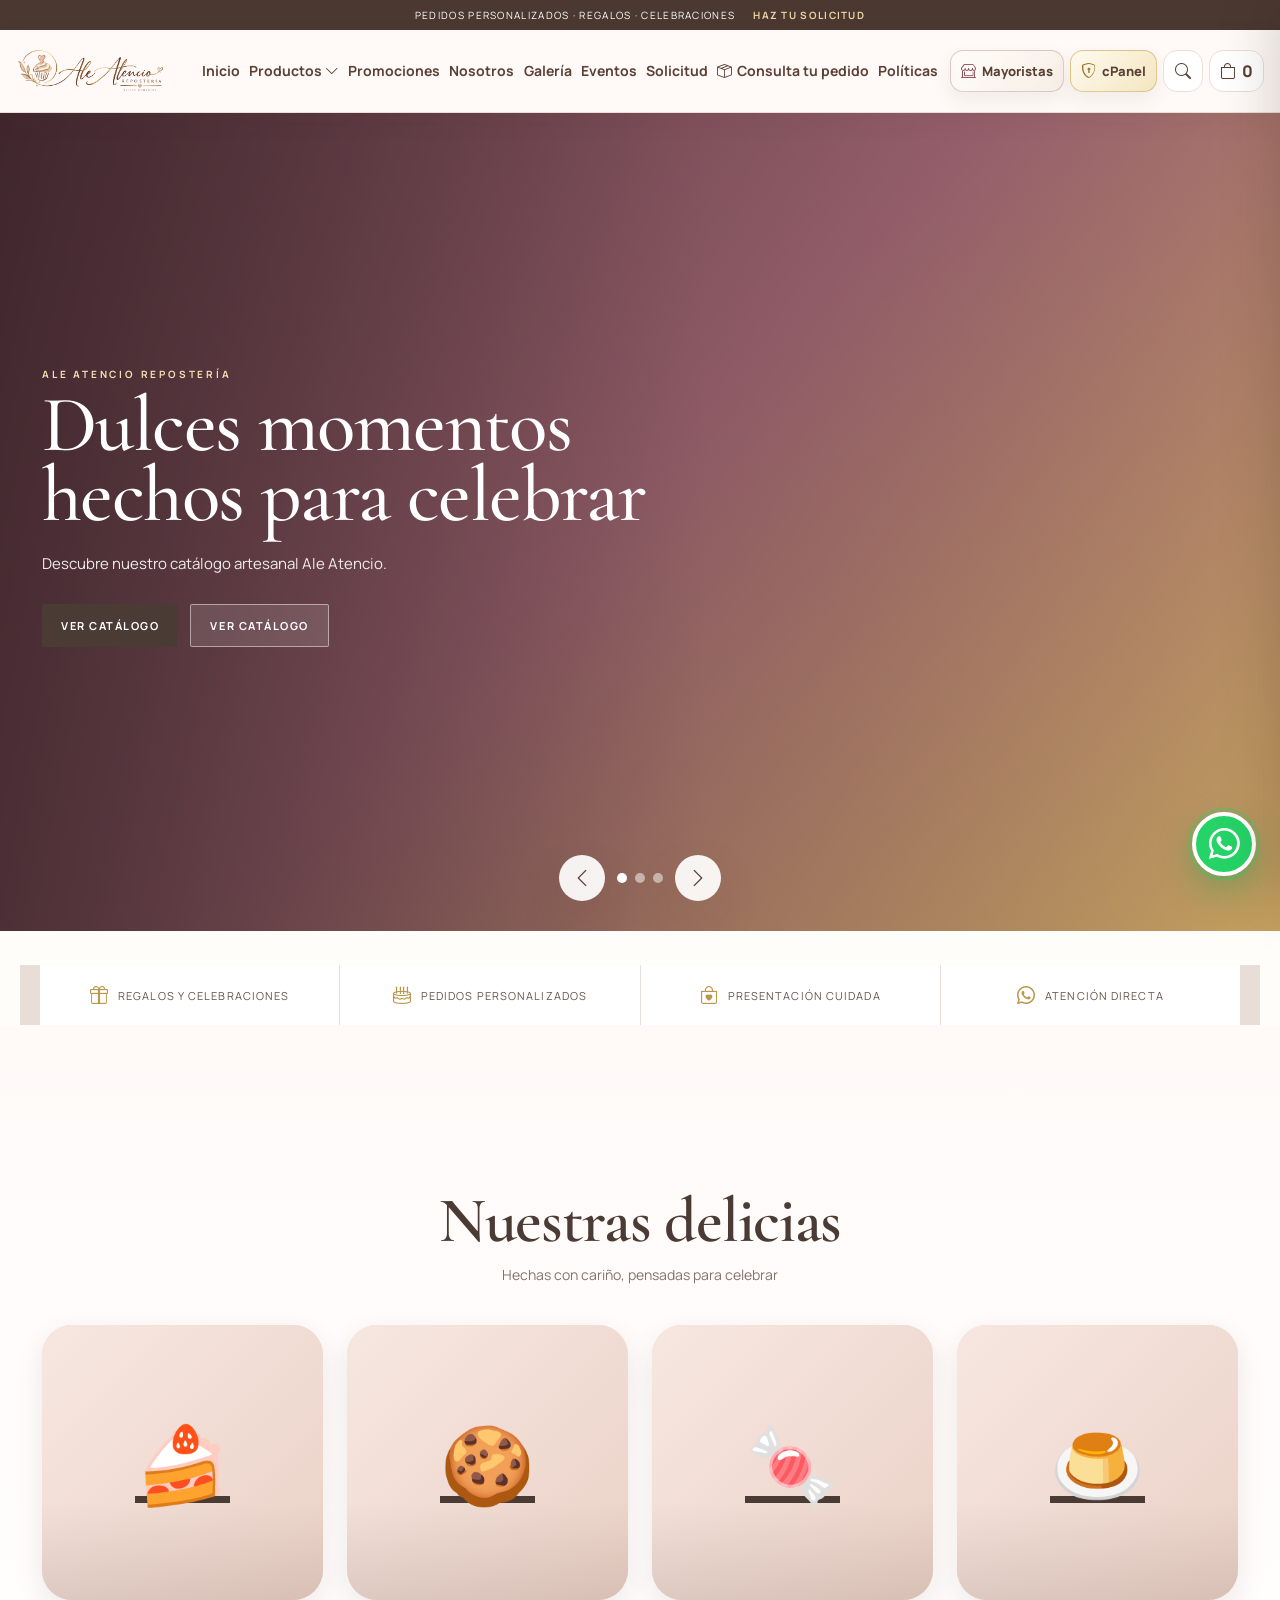
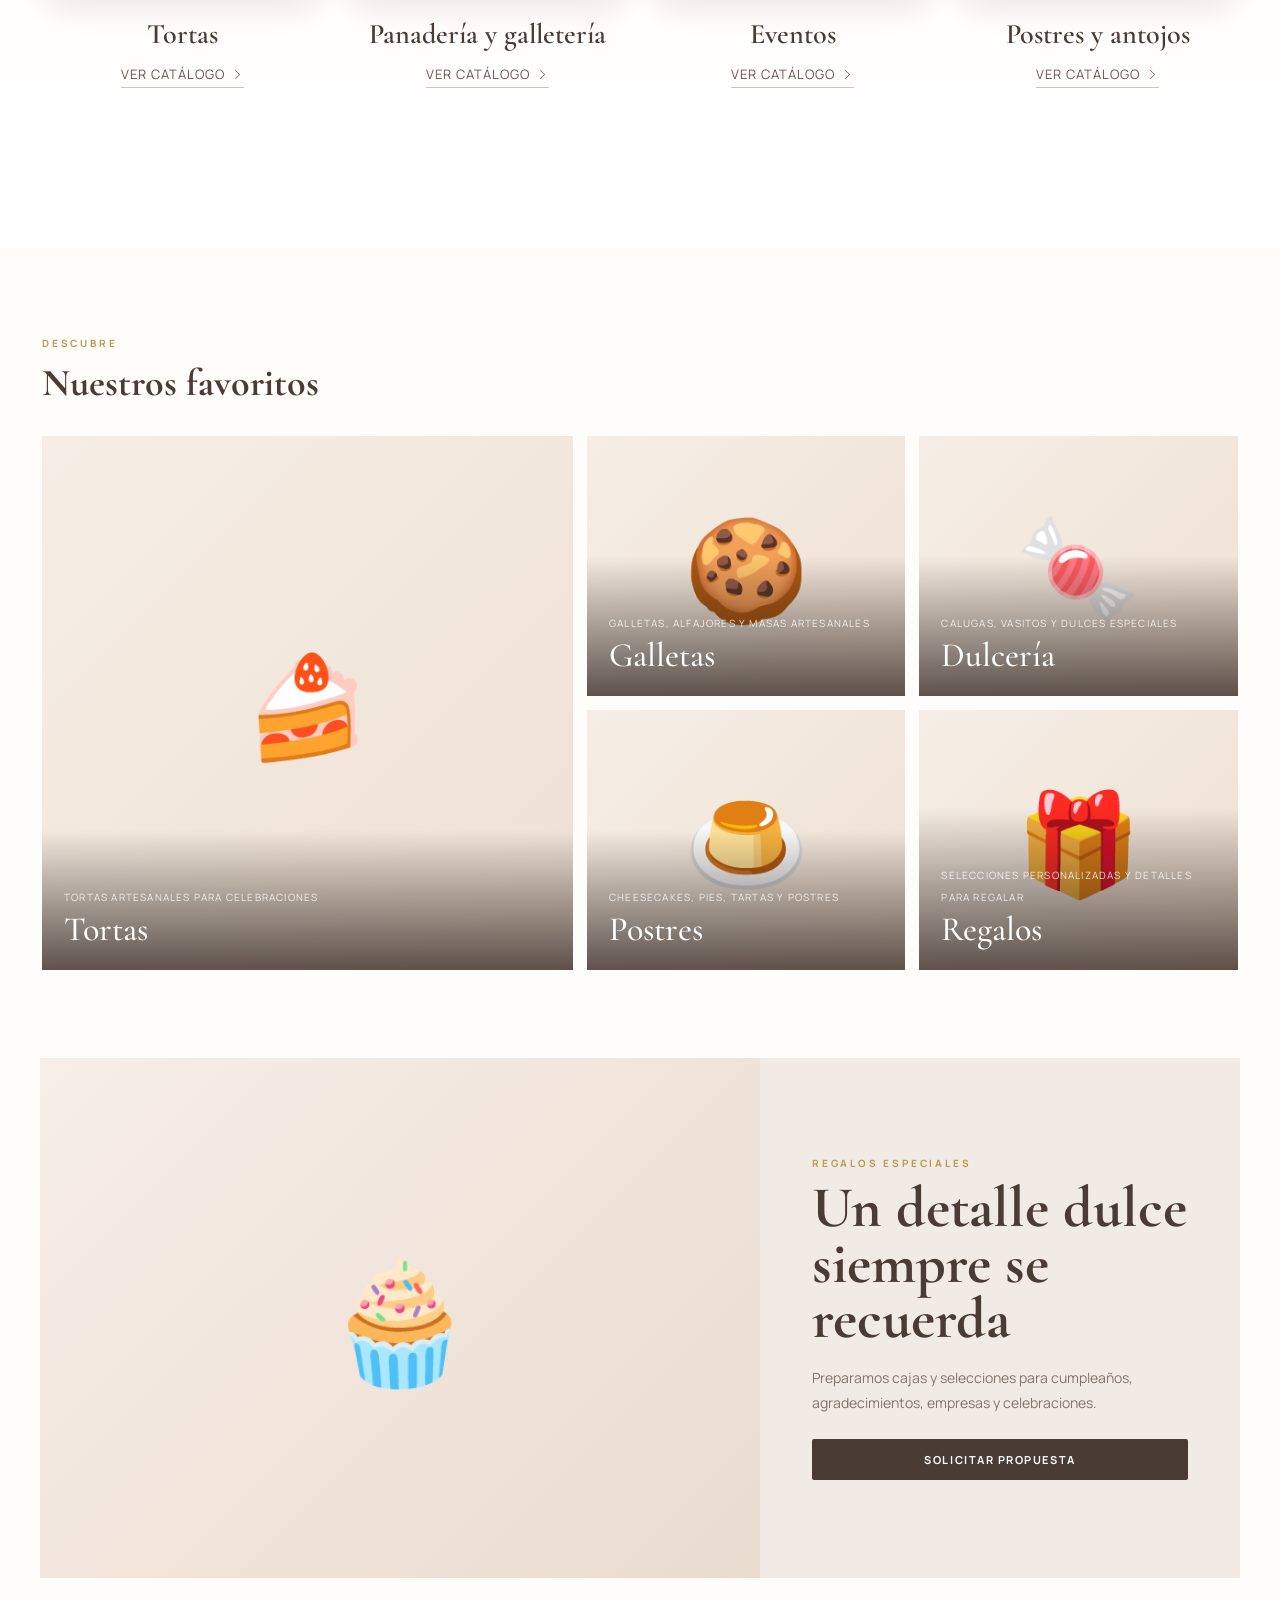
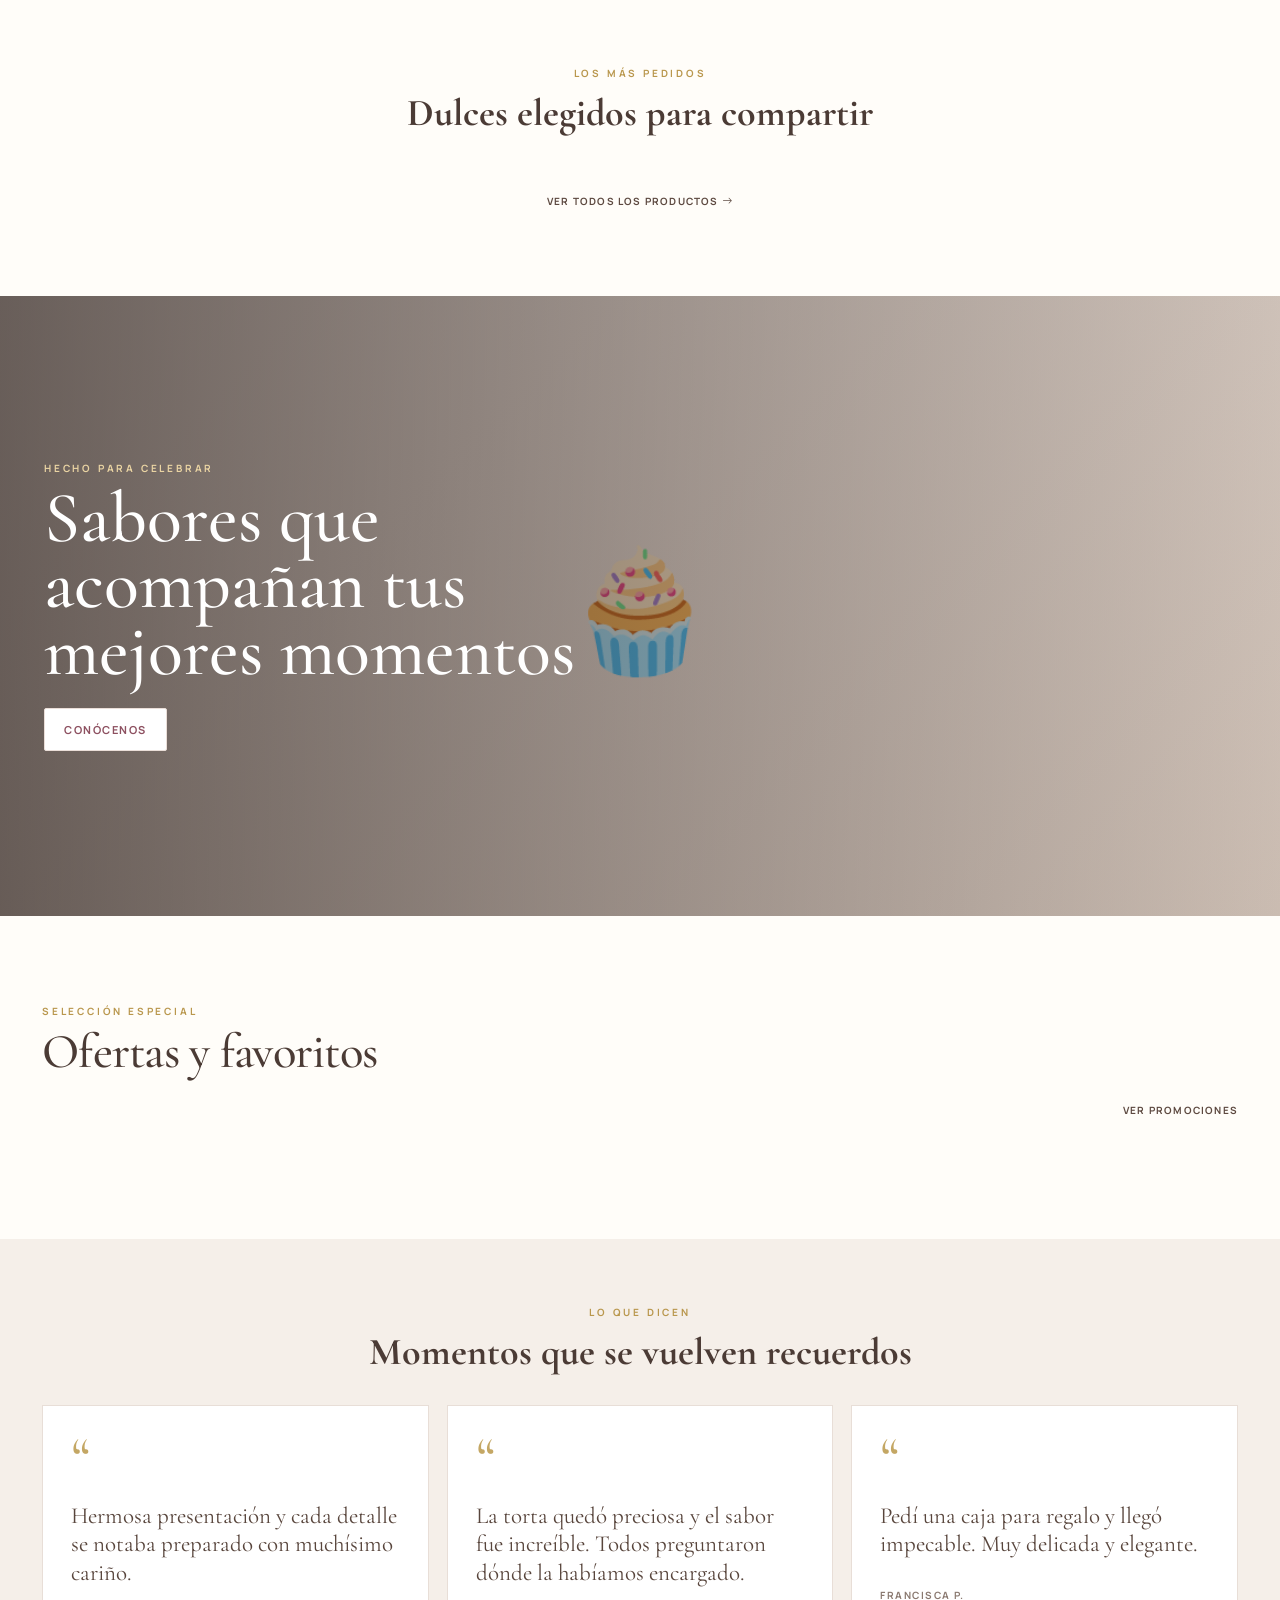
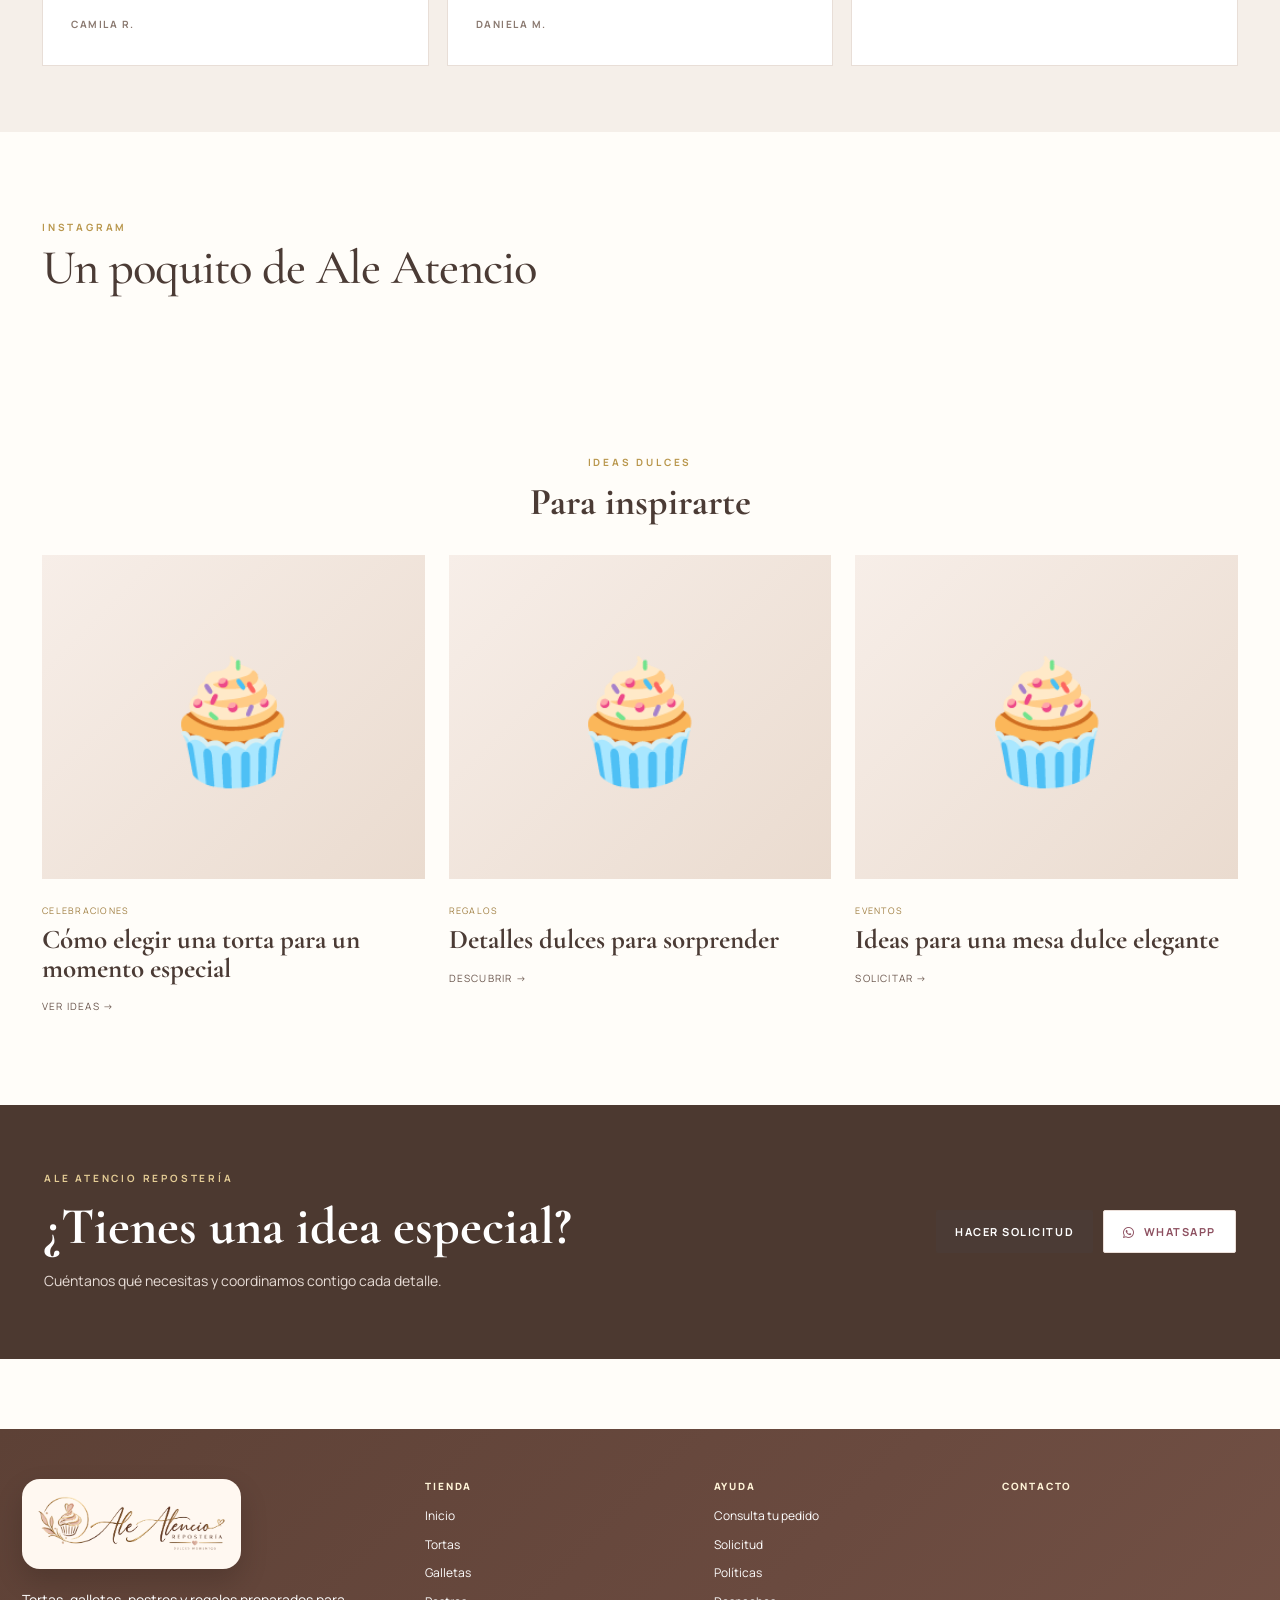
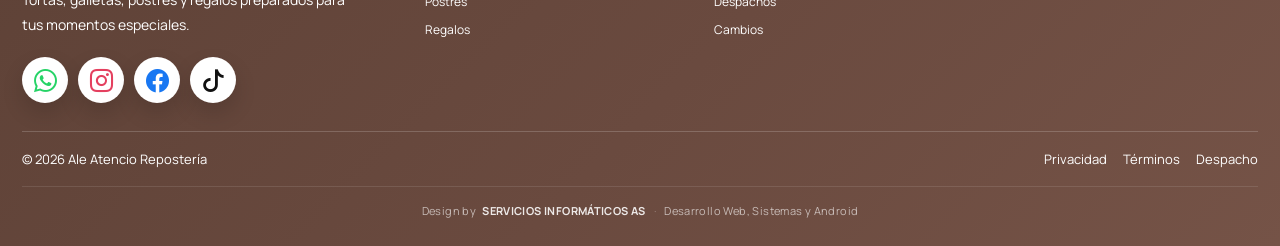
<file: index.html>
<!doctype html>
<html lang="es">
<head>
  <meta http-equiv="Cache-Control" content="no-cache, no-store, must-revalidate">
  <meta http-equiv="Pragma" content="no-cache">
  <meta http-equiv="Expires" content="0">
  <meta charset="utf-8">
  <meta name="viewport" content="width=device-width,initial-scale=1">
  <meta name="theme-color" content="#8d5060">
  
  <link rel="icon" type="image/png" sizes="512x512" href="/favicon.png">
  <link rel="icon" type="image/png" sizes="192x192" href="/favicon-192.png">
  <link rel="icon" type="image/png" sizes="48x48" href="/favicon-48.png">
  <link rel="shortcut icon" href="/favicon.ico">
  <link rel="apple-touch-icon" sizes="180x180" href="/apple-touch-icon.png">
<title>Ale Atencio | Repostería</title>
<meta name="description" content="Ale Atencio Repostería. Tortas, galletas, postres y regalos para cumpleaños, celebraciones y momentos especiales.">
  <link rel="canonical" href="https://aleatencioreposteria.cl/">
  <meta property="og:url" content="https://aleatencioreposteria.cl/">
  <link rel="preconnect" href="https://fonts.googleapis.com">
  <link rel="preconnect" href="https://fonts.gstatic.com" crossorigin>
  <link href="https://fonts.googleapis.com/css2?family=Cormorant+Garamond:ital,wght@0,400;0,500;0,600;0,700;1,500;1,600&family=Manrope:wght@400;500;600;700&display=swap" rel="stylesheet">
  <link rel="stylesheet" href="https://cdn.jsdelivr.net/npm/bootstrap-icons@1.13.1/font/bootstrap-icons.min.css">
<link rel="stylesheet" href="styles.css?v=R9.18.227">
</head>
<body>
<div class="splash-screen" id="splashScreen" aria-live="polite">
  <div class="parchment-wrap">
    <div class="parchment-scroll">
      <div class="parchment-ornament ornament-top">❦</div>
      <img class="parchment-logo parchment-emblem-only" src="favicon.png" alt="Ale Atencio">
      <div class="parchment-welcome">Bienvenidos</div>
      <h1 class="parchment-title">Ale Atencio</h1>
      <div class="parchment-subtitle">Repostería</div>
      <p class="parchment-message">Dulces momentos creados especialmente para ti.</p>
      <div class="parchment-loader" aria-label="Cargando">
        <span></span>
      </div>
      <div class="parchment-ornament ornament-bottom">❦</div>
    </div>
  </div>
</div>
<div class="announcement-bar">
  <span>Pedidos personalizados · Regalos · Celebraciones</span>
  <a href="#solicitud">Haz tu solicitud</a>
</div>
<header class="site-header">
  <div class="header-inner">
    <a class="brand brand-single-logo" href="#inicio" aria-label="Ale Atencio Repostería">
      <img id="brandLogo" class="brand-wordmark-single" src="logo-ale-atencio.png" alt="Ale Atencio Repostería">
    </a>
    <button class="mobile-toggle" id="mobileToggle" aria-label="Abrir menú"><i class="bi bi-list"></i></button>
    <nav class="main-nav" id="mainNav">
      <a href="#inicio">Inicio</a>
      <div class="nav-group">
        <button class="nav-trigger">Productos <i class="bi bi-chevron-down"></i></button>
        <div class="nav-menu" id="categoryMenu"></div>
      </div>
      <a href="#ofertas">Promociones</a>
      <a href="#nosotros">Nosotros</a>
      <a href="#galeria">Galería</a>
      <a id="eventsHeaderLink" href="https://franciscoferraris.cl/">Eventos</a>
      <a href="#solicitud">Solicitud</a>
      <a href="#seguimiento"><i class="bi bi-box-seam"></i> Consulta tu pedido</a>
      <a href="#politicas">Políticas</a>
    </nav>
    <div class="header-actions">
      <a class="cpanel-access wholesale-access" href="mayoristas.html" aria-label="Compras para mayoristas" title="Compras para mayoristas">
        <i class="bi bi-shop-window"></i><span>Mayoristas</span>
      </a>
      <a class="cpanel-access" href="cpanel.html" aria-label="Acceder al cPanel" title="Acceder al cPanel">
        <i class="bi bi-shield-lock"></i><span>cPanel</span>
      </a>
      <button class="round-button" id="searchBtn" aria-label="Buscar"><i class="bi bi-search"></i></button>
      <button class="cart-button" id="cartBtn"><i class="bi bi-bag"></i><span id="cartCount">0</span></button>
    </div>
  </div>
</header>

<main id="app"></main>

<aside class="cart-drawer" id="cartDrawer">
  <div class="drawer-head">
    <div><small>Tu selección</small><h3>Carrito</h3></div>
    <button id="closeCart" aria-label="Cerrar"><i class="bi bi-x-lg"></i></button>
  </div>
  <div class="cart-items" id="cartItems"></div>
  <div class="cart-summary">
    <div><span>Subtotal</span><strong id="cartSubtotal">$0</strong></div>
    <div><span>Despacho</span><strong id="cartDelivery">Por confirmar</strong></div>
    <div class="grand-total"><span>Total</span><strong id="cartTotal">$0</strong></div>
    <button class="btn btn-primary btn-block" id="checkoutBtn">Finalizar pedido</button>
    <button class="btn btn-transbank btn-block hidden" id="transbankCartBtn" type="button"><i class="bi bi-credit-card-2-front"></i> <span id="transbankCartLabel">Pagar con Transbank</span></button>
    <small class="payment-cart-note hidden" id="transbankCartNote">El pedido se registra primero; luego Transbank genera una transacción segura y única en pesos chilenos (CLP) por ese monto.</small>
    <button class="btn btn-light btn-block" id="clearCart">Vaciar carrito</button>
  </div>
</aside>
<div class="screen-overlay" id="overlay"></div>

<div class="modal" id="searchModal">
  <div class="modal-card">
    <button class="modal-close" data-close-modal><i class="bi bi-x-lg"></i></button>
    <span class="eyebrow">Buscar</span>
    <h2>¿Qué se te antoja?</h2>
    <div class="search-row">
      <input id="searchInput" placeholder="Tortas, galletas, postres...">
      <button class="btn btn-primary" id="searchAction">Buscar</button>
    </div>
    <div id="searchResults" class="search-results"></div>
  </div>
</div>

<div class="modal product-detail-modal" id="productDetailModal" aria-hidden="true">
  <div class="modal-card product-detail-card">
    <button class="modal-close" data-close-modal aria-label="Cerrar"><i class="bi bi-x-lg"></i></button>
    <div id="productDetailContent"></div>
  </div>
</div>

<div class="modal" id="checkoutModal">
  <div class="modal-card checkout-card">
    <button class="modal-close" data-close-modal><i class="bi bi-x-lg"></i></button>
    <span class="eyebrow">Pedido</span>
    <h2>Datos para coordinar</h2>
    <div class="form-grid">
      <input id="coName" placeholder="Nombre completo" autocomplete="name" required>
      <div class="checkout-rut-field">
        <input id="coRut" placeholder="RUT (ej: 12.345.678-5)" inputmode="text" autocomplete="off" required>
        <small id="coRutLookupState" class="checkout-rut-lookup-state">Ingresa tu RUT para recuperar tus datos si ya eres cliente.</small>
      </div>
      <input id="coPhone" placeholder="WhatsApp" inputmode="tel" autocomplete="tel" required>
      <input id="coEmail" type="email" placeholder="Correo" autocomplete="email">
      <select id="coMethod">
        <option value="Retiro">Retiro coordinado</option>
        <option value="Despacho">Despacho</option>
      </select>
      <input id="coAddress" placeholder="Dirección" autocomplete="street-address">
      <input id="coCommune" placeholder="Comuna" autocomplete="address-level2">
      <textarea id="coNotes" class="span-2" placeholder="Observaciones del pedido"></textarea>
    </div>
    <div class="checkout-payment-intent hidden" id="checkoutPaymentIntent"><i class="bi bi-credit-card-2-front"></i><span>Después de registrar el pedido continuarás a Transbank. El cobro se procesa en pesos chilenos (CLP).</span></div>
    <button class="btn btn-primary btn-block" id="submitOrderBtn">Enviar pedido</button>
    <section class="order-success-panel hidden" id="orderSuccessPanel" aria-live="polite">
      <div class="order-success-icon"><i class="bi bi-check-circle-fill"></i></div>
      <div>
        <span class="eyebrow">Pedido registrado</span>
        <h3>Respaldo de tu pedido</h3>
        <p>Tu número de pedido es <strong id="orderSuccessNumber"></strong>.</p>
        <a class="btn btn-light" id="orderSuccessPdf" href="#" target="_blank" rel="noopener" hidden><i class="bi bi-file-earmark-pdf"></i> Abrir / descargar respaldo PDF</a>
        <button class="btn btn-light" id="orderSuccessPdfGenerate" type="button" hidden><i class="bi bi-file-earmark-pdf"></i> Generar PDF</button>
        <a class="btn btn-light" id="orderSuccessTracking" href="#seguimiento" hidden><i class="bi bi-box-seam"></i> Seguir mi pedido</a>
        <button class="btn btn-transbank" id="orderSuccessTransbank" type="button" hidden><i class="bi bi-credit-card-2-front"></i> Reintentar pago Transbank</button>
        <p class="order-success-pending" id="orderSuccessPdfPending" hidden>El pedido quedó guardado. El PDF podrá generarse nuevamente desde administración si no está disponible en este momento.</p>
      </div>
      <button class="btn btn-primary" id="orderSuccessClose" type="button">Cerrar</button>
    </section>
  </div>
</div>

<a class="whatsapp-float" id="whatsappFloat" href="#" aria-label="Contactar por WhatsApp" title="WhatsApp">
  <span class="whatsapp-pulse" aria-hidden="true"></span><i class="bi bi-whatsapp"></i>
</a>

<script src="config.js?v=R9.18.170"></script>
<script src="api.js?v=R9.18.170"></script>
<script src="app.js?v=R9.18.227"></script>
</body>
</html>
</file>
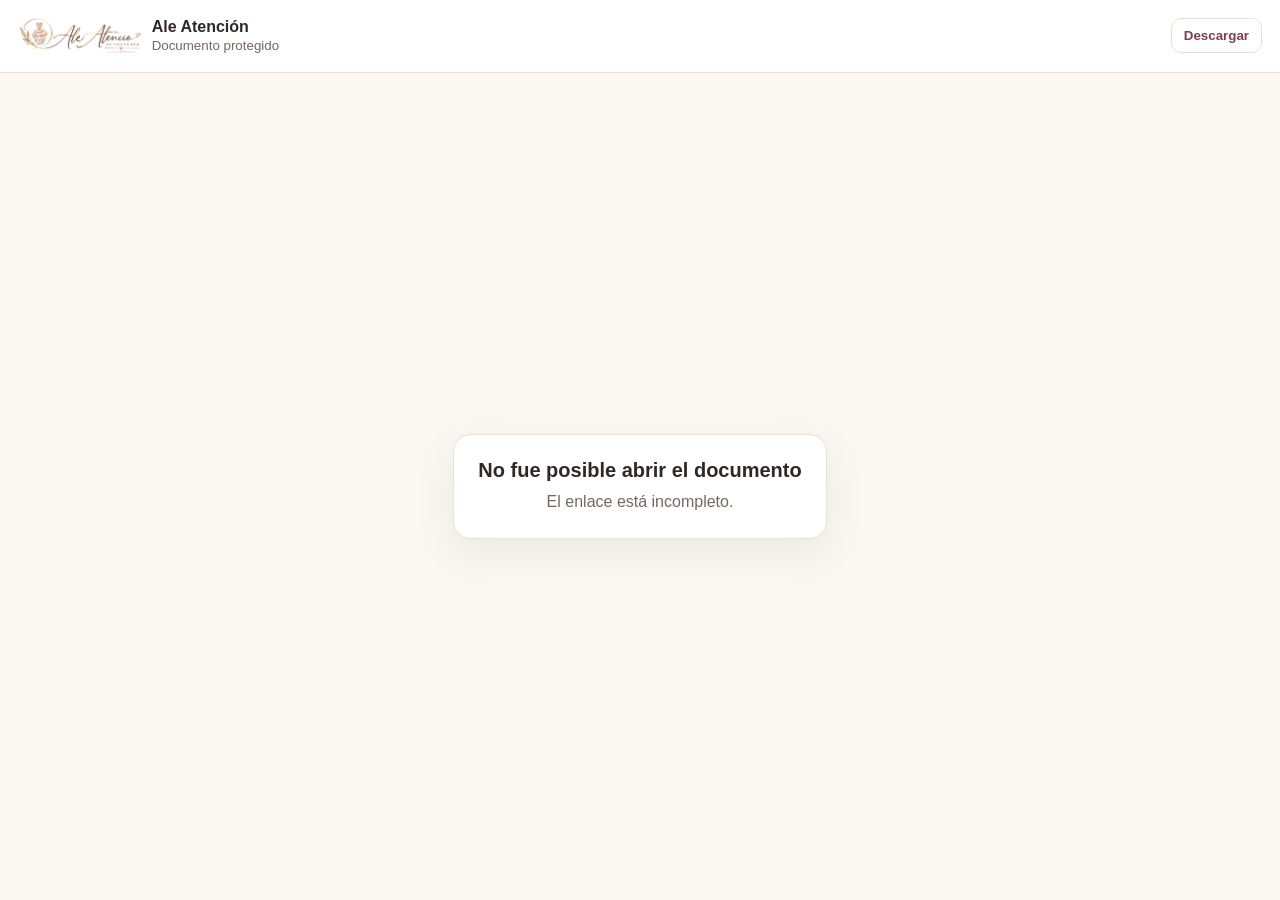
<file: documentos.html>
<!doctype html>
<html lang="es">
<head>
  <link rel="icon" type="image/png" sizes="512x512" href="/favicon.png">
  <link rel="icon" type="image/png" sizes="192x192" href="/favicon-192.png">
  <link rel="icon" type="image/png" sizes="48x48" href="/favicon-48.png">
  <link rel="shortcut icon" href="/favicon.ico">
  <link rel="apple-touch-icon" sizes="180x180" href="/apple-touch-icon.png">
<meta charset="utf-8">
<meta name="viewport" content="width=device-width,initial-scale=1">
<meta name="robots" content="noindex,nofollow,noarchive">
<title>Ale Atención · Documento</title>
<style>
:root{--wine:#7b3f50;--gold:#b28c48;--ink:#302824;--paper:#fbf8f3;--line:#eadfd5}
*{box-sizing:border-box}html,body{margin:0;height:100%;font-family:Arial,Helvetica,sans-serif;background:var(--paper);color:var(--ink)}
.shell{height:100%;display:grid;grid-template-rows:auto 1fr}.head{display:flex;align-items:center;justify-content:space-between;gap:16px;padding:12px 18px;background:#fff;border-bottom:1px solid var(--line);box-shadow:0 4px 18px rgba(53,36,31,.06)}
.brand{display:flex;align-items:center;gap:10px}.brand img{width:auto;height:auto;max-width:125px;max-height:48px;object-fit:contain;aspect-ratio:auto}.brand strong{display:block;font-size:16px}.brand small{display:block;color:#756861;margin-top:2px}.actions{display:flex;gap:8px}.actions button{border:1px solid var(--line);background:#fff;border-radius:10px;padding:9px 12px;font-weight:700;color:var(--wine);cursor:pointer}.viewer{min-height:0;position:relative}.viewer iframe{width:100%;height:100%;border:0;background:#777}.viewer img{display:block;max-width:calc(100% - 32px);max-height:calc(100% - 32px);margin:16px auto;object-fit:contain}.state{position:absolute;inset:0;display:grid;place-items:center;padding:24px;text-align:center;background:var(--paper)}.state>div{max-width:560px;background:#fff;border:1px solid var(--line);border-radius:18px;padding:24px;box-shadow:0 14px 40px rgba(53,36,31,.08)}.state h1{margin:0 0 8px;font-size:20px}.state p{margin:0;color:#756861;line-height:1.5}.hidden{display:none!important}
@media(max-width:560px){.head{padding:9px 10px}.brand img{width:40px;height:40px}.brand strong{font-size:14px}.brand small{font-size:11px}.actions button{padding:8px 9px;font-size:12px}}
</style>
</head>
<body>
<div class="shell">
  <header class="head">
    <div class="brand"><img src="logo-ale-atencio.png" alt="Ale Atención"><div><strong>Ale Atención</strong><small>Documento protegido</small></div></div>
    <div class="actions"><button id="downloadBtn" type="button" disabled>Descargar</button></div>
  </header>
  <main class="viewer" id="viewer">
    <div class="state" id="state"><div><h1>Cargando documento…</h1><p>Validando el enlace seguro.</p></div></div>
  </main>
</div>
<script src="config.js?v=R9.18.170"></script>
<script>
(async()=>{
  const p=new URLSearchParams(location.search),tipo=(p.get('tipo')||'').trim(),id=(p.get('id')||'').trim(),t=(p.get('t')||'').trim();
  const state=document.getElementById('state'),viewer=document.getElementById('viewer'),download=document.getElementById('downloadBtn');
  const fail=(msg)=>{state.innerHTML=`<div><h1>No fue posible abrir el documento</h1><p>${String(msg||'Enlace no válido.')}</p></div>`;state.classList.remove('hidden')};
  if(!tipo||!id||!t)return fail('El enlace está incompleto.');
  const api=String(window.ALE_ATENCIO_CONFIG?.API_URL||'').replace(/\/$/,'');if(!api)return fail('Servicio no configurado.');
  try{
    const u=new URL(api);u.searchParams.set('document_proxy','1');u.searchParams.set('tipo',tipo);u.searchParams.set('id',id);u.searchParams.set('t',t);
    const r=await fetch(u.toString(),{method:'GET',cache:'no-store',credentials:'omit'});if(!r.ok)throw new Error((await r.text().catch(()=>''))||`HTTP ${r.status}`);
    const blob=await r.blob(),obj=URL.createObjectURL(blob),cd=r.headers.get('content-disposition')||'',m=cd.match(/filename="?([^";]+)"?/i),filename=m?.[1]||`documento-${id}`;
    state.classList.add('hidden');
    if((blob.type||'').startsWith('image/')){const img=document.createElement('img');img.src=obj;img.alt=filename;viewer.appendChild(img)}else{const frame=document.createElement('iframe');frame.src=obj;frame.title=filename;viewer.appendChild(frame)}
    download.disabled=false;download.onclick=()=>{const a=document.createElement('a');a.href=obj;a.download=filename;document.body.appendChild(a);a.click();a.remove()};
    document.title=`Ale Atención · ${filename}`;
    addEventListener('beforeunload',()=>URL.revokeObjectURL(obj),{once:true});
  }catch(err){fail(err?.message||err)}
})();
</script>
</body>
</html>
</file>
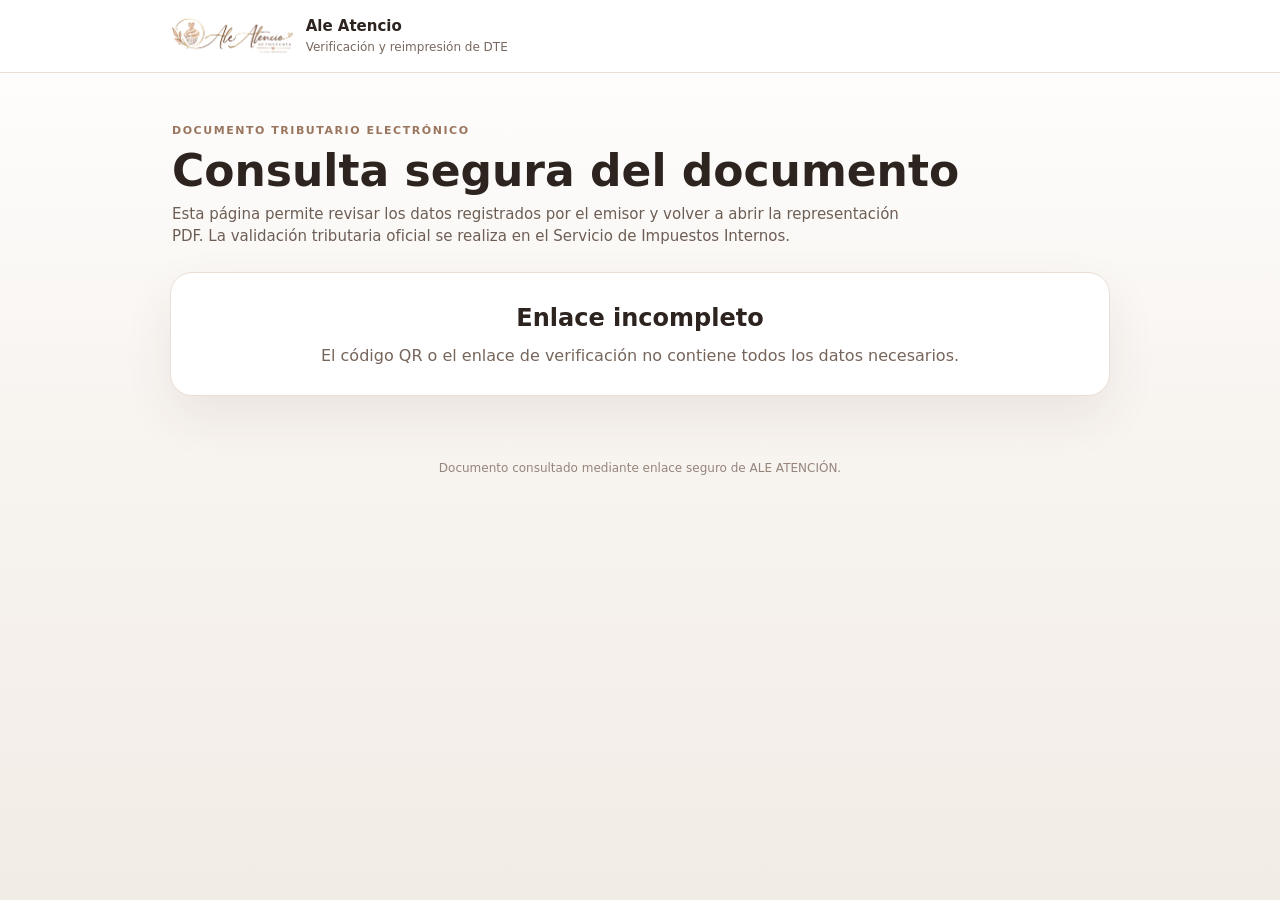
<file: dte.html>
<!doctype html>
<html lang="es-CL">
<head>
  <link rel="icon" type="image/png" sizes="512x512" href="/favicon.png">
  <link rel="icon" type="image/png" sizes="192x192" href="/favicon-192.png">
  <link rel="icon" type="image/png" sizes="48x48" href="/favicon-48.png">
  <link rel="shortcut icon" href="/favicon.ico">
  <link rel="apple-touch-icon" sizes="180x180" href="/apple-touch-icon.png">
  <meta charset="utf-8">
  <meta name="viewport" content="width=device-width,initial-scale=1,viewport-fit=cover">
  <meta name="robots" content="noindex,nofollow,noarchive">
  <meta name="referrer" content="no-referrer">
  <title>Ale Atencio · Verificación DTE</title>
<link rel="stylesheet" href="dte.css?v=R9.18.227">
</head>
<body>
  <header class="topbar">
    <div class="topbar-inner">
      <img src="logo-ale-atencio.png" alt="Ale Atencio" class="brand-logo" id="brandLogo">
      <div><strong id="brandName">Ale Atencio</strong><span>Verificación y reimpresión de DTE</span></div>
    </div>
  </header>

  <main class="shell">
    <section class="hero">
      <span class="eyebrow">Documento Tributario Electrónico</span>
      <h1>Consulta segura del documento</h1>
      <p>Esta página permite revisar los datos registrados por el emisor y volver a abrir la representación PDF. La validación tributaria oficial se realiza en el Servicio de Impuestos Internos.</p>
    </section>

    <section class="card loading-card" id="dteCard" aria-live="polite">
      <div class="spinner" aria-hidden="true"></div>
      <strong>Verificando documento…</strong>
      <span>Consultando el registro tributario.</span>
    </section>
  </main>

  <footer>Documento consultado mediante enlace seguro de ALE ATENCIÓN.</footer>
  <script src="config.js?v=R9.18.170"></script>
  <script src="sii-api.js?v=R9.18.170"></script>
  <script src="dte.js"></script>
</body>
</html>
</file>
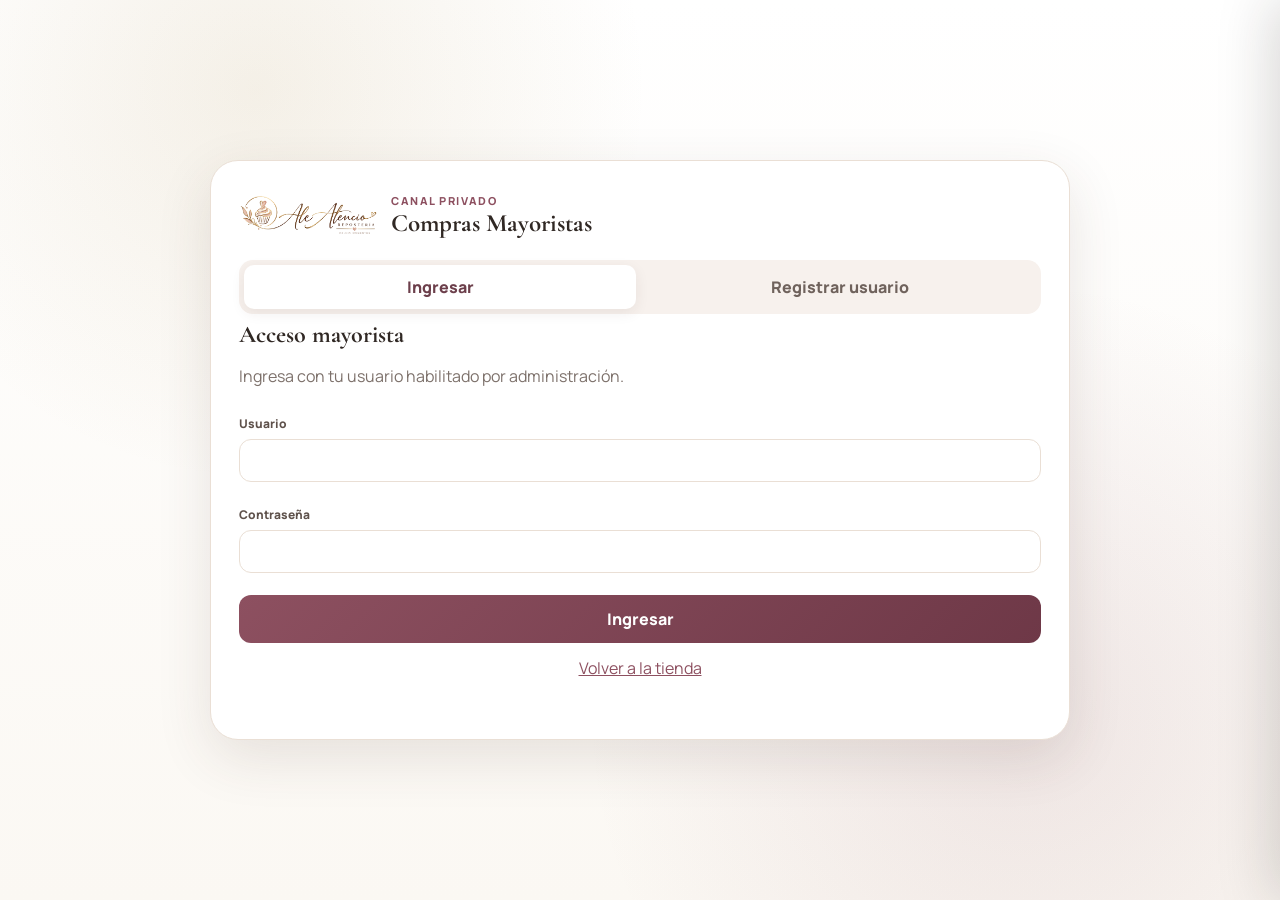
<file: mayoristas.html>
<!doctype html>
<html lang="es">
<head>
  <meta http-equiv="Cache-Control" content="no-cache, no-store, must-revalidate">
  <meta http-equiv="Pragma" content="no-cache">
  <meta http-equiv="Expires" content="0">
  <meta charset="utf-8">
  <meta name="viewport" content="width=device-width,initial-scale=1">
  <meta name="theme-color" content="#8d5060">
  
  <link rel="icon" type="image/png" sizes="512x512" href="/favicon.png">
  <link rel="icon" type="image/png" sizes="192x192" href="/favicon-192.png">
  <link rel="icon" type="image/png" sizes="48x48" href="/favicon-48.png">
  <link rel="shortcut icon" href="/favicon.ico">
  <link rel="apple-touch-icon" sizes="180x180" href="/apple-touch-icon.png">
<title>Ale Atencio | Compras Mayoristas</title>
<link rel="preconnect" href="https://fonts.googleapis.com">
  <link rel="preconnect" href="https://fonts.gstatic.com" crossorigin>
  <link href="https://fonts.googleapis.com/css2?family=Cormorant+Garamond:wght@500;600;700&family=Manrope:wght@400;500;600;700&display=swap" rel="stylesheet">
  <link rel="stylesheet" href="https://cdn.jsdelivr.net/npm/bootstrap-icons@1.13.1/font/bootstrap-icons.min.css">
  <link rel="stylesheet" href="mayoristas.css?v=R9.18.227">
</head>
<body>
<div id="toast" class="toast"></div>

<section class="auth-shell" id="authShell">
  <div class="auth-card auth-card-wide">
    <a class="brand" href="index.html"><img src="logo-ale-atencio.png" alt="Ale Atencio"><div><span>Canal privado</span><strong>Compras Mayoristas</strong></div></a>
    <div class="auth-tabs" role="tablist">
      <button class="active" type="button" data-auth-tab="login">Ingresar</button>
      <button type="button" data-auth-tab="register">Registrar usuario</button>
    </div>
    <form id="whLoginForm" class="auth-pane active" data-pane="login">
      <h1>Acceso mayorista</h1>
      <p>Ingresa con tu usuario habilitado por administración.</p>
      <label>Usuario<input id="whUser" autocomplete="username" required></label>
      <label>Contraseña<input id="whPassword" type="password" autocomplete="current-password" required></label>
      <button type="submit" class="async-btn"><span>Ingresar</span></button>
      <a href="index.html">Volver a la tienda</a>
      <div class="status" id="loginStatus"></div>
    </form>
    <form id="whRegisterForm" class="auth-pane" data-pane="register">
      <h1>Solicitud de acceso Mayorista</h1>
      <p>Completa tus datos. El administrador revisará la solicitud, asignará tu lista de precios y activará el acceso.</p>
      <div class="register-grid">
        <label>RUT empresa<input id="regRut" placeholder="12.345.678-5" required></label>
        <label>Razón social<input id="regBusiness" required></label>
        <label>Giro<input id="regBusinessActivity"></label>
        <label>Nombre de contacto<input id="regContact" required></label>
        <label>Teléfono<input id="regPhone" required></label>
        <label>Correo<input id="regEmail" type="email" required></label>
        <label class="span-2">Dirección<input id="regAddress"></label>
        <label>Comuna<input id="regCommune"></label>
        <label>Usuario deseado<input id="regUser" autocomplete="username" required></label>
        <label>Contraseña<input id="regPassword" type="password" minlength="8" autocomplete="new-password" required></label>
        <label>Repetir contraseña<input id="regPassword2" type="password" minlength="8" autocomplete="new-password" required></label>
        <label class="span-2">Observaciones<textarea id="regNotes" rows="3" placeholder="Información adicional para administración"></textarea></label>
      </div>
      <div class="access-note"><i class="bi bi-hourglass-split"></i><span>El registro queda PENDIENTE. No podrás ingresar hasta que administración lo apruebe y asigne una lista activa.</span></div>
      <button type="submit" class="async-btn"><span>Enviar solicitud</span></button>
      <div class="status" id="registerStatus"></div>
    </form>
  </div>
</section>

<section class="portal hidden" id="portal">
  <header class="portal-head">
    <a class="brand" href="index.html"><img src="logo-ale-atencio.png" alt="Ale Atencio"><div><span>Portal mayorista</span><strong id="whWelcome">Mayorista</strong></div></a>
    <div class="head-actions">
      <span class="list-badge" id="whListBadge">Lista autorizada</span>
      <span class="wholesale-tier-badge tier-general" id="whTierBadge" title="Mayorista General"><svg class="wholesale-crown-icon" viewBox="0 0 64 48" aria-hidden="true"><path class="crown-main" d="M9 36 14 17l13 11 5-16 5 16 13-11 5 19H9Z"/><path class="crown-base" d="M12 36h40v7H12z"/><circle class="crown-tip" cx="14" cy="16" r="2.5"/><circle class="crown-tip" cx="32" cy="11" r="2.5"/><circle class="crown-tip" cx="50" cy="16" r="2.5"/></svg><span>Mayorista General</span></span>
      <button id="whCreditHeader" class="credit-head-badge hidden" type="button" title="Ver línea de crédito"><i class="bi bi-wallet2"></i><span><small>Saldo</small><strong id="whCreditHeaderAmount">$0</strong></span></button>
      <div class="wh-notification-wrap">
        <button id="whBell" class="icon-action" title="Notificaciones" aria-label="Notificaciones"><i class="bi bi-bell"></i><span class="notification-count hidden" id="whBellCount">0</span></button>
        <aside class="notification-popover hidden" id="whBellPanel" aria-label="Centro de notificaciones Mayorista">
          <div class="notification-popover-head">
            <div><span class="notification-eyebrow">Actividad</span><h3>Centro de notificaciones</h3></div>
            <button class="notification-close" id="whCloseNotifications" type="button" aria-label="Cerrar"><i class="bi bi-x-lg"></i></button>
          </div>
          <div class="notification-tools">
            <button class="notification-tool" id="whMarkAll" type="button"><i class="bi bi-check2-all"></i><span>Marcar todas</span></button>
          </div>
          <div id="whBellList" class="notification-popover-list"></div>
        </aside>
      </div>
      <button id="whRefresh" class="icon-action async-btn" title="Actualizar"><i class="bi bi-arrow-clockwise"></i></button>
      <button id="whCartBtn" class="icon-action"><i class="bi bi-bag"></i><span id="whCartCount">0</span></button>
      <button id="whLogout" class="icon-action" title="Salir" aria-label="Cerrar sesión"><i class="bi bi-box-arrow-right"></i></button>
      <img id="whHeaderAvatar" class="wh-header-avatar" src="favicon.png" alt="Perfil">
    </div>
  </header>

  <div class="portal-layout">
    <aside class="portal-nav">
      <button class="active" data-view="catalog"><i class="bi bi-grid"></i>Catálogo</button>
      <button data-view="orders"><i class="bi bi-receipt"></i>Mis pedidos</button>
      <button data-view="credit" class="hidden" id="whCreditNav"><i class="bi bi-wallet2"></i>Créditos</button>
      <button data-view="billing"><i class="bi bi-receipt-cutoff"></i>Facturación</button>
      <button data-view="documents"><i class="bi bi-file-earmark-text"></i>Documentos</button>
      <button data-view="profile"><i class="bi bi-person-circle"></i>Mi cuenta</button>
    </aside>
    <main class="portal-main">
      <section class="portal-view active" id="wh-view-catalog">
        <div class="hero"><div><span>Lista privada de precios</span><h1>Catálogo mayorista</h1><p>Los valores mostrados corresponden únicamente a la lista asignada a tu empresa.</p></div></div>
        <div class="filter-bar catalog-filter-bar">
          <label><span>Buscar</span><input id="whSearch" placeholder="Producto, descripción..."></label>
          <label><span>Categoría</span><select id="whCategory"><option value="">Todas</option></select></label>
          <label><span>Desde</span><input id="whCatalogFrom" type="date"></label>
          <label><span>Hasta</span><input id="whCatalogTo" type="date"></label>
          <button id="whCatalogToday" class="filter-btn" type="button">Hoy</button>
          <button id="whCatalogClear" class="filter-btn" type="button">Limpiar</button>
        </div>
        <div class="kpis"><article><span>Pedidos</span><strong id="kOrders">0</strong></article><article><span>Total comprado</span><strong id="kTotal">$0</strong></article><article><span>Pagados</span><strong id="kPaid">0</strong></article><article><span>Pendientes</span><strong id="kPending">0</strong></article></div>
        <div class="products" id="whProducts"></div>
      </section>

      <section class="portal-view" id="wh-view-orders">
        <div class="section-head"><div><span>Historial</span><h2>Mis pedidos</h2><p>Consulta, descarga PDF y revisa la trazabilidad de cada pedido.</p></div></div>
        <div class="filter-bar order-filter-bar">
          <label><span>Buscar</span><input id="whOrderSearch" placeholder="N.º pedido, estado..."></label>
          <label><span>Estado</span><select id="whOrderStatus"><option value="">Todos</option></select></label>
          <label><span>Pago</span><select id="whOrderPaymentStatus"><option value="">Todos</option></select></label>
          <label><span>Desde</span><input id="whOrderFrom" type="date"></label>
          <label><span>Hasta</span><input id="whOrderTo" type="date"></label>
          <button id="whOrdersToday" class="filter-btn" type="button">Hoy</button>
          <button id="whOrdersClear" class="filter-btn" type="button">Limpiar</button>
        </div>
        <div class="table-wrap" id="whOrders"></div>
      </section>

      <section class="portal-view" id="wh-view-credit">
        <div class="section-head"><div><span>Financiamiento</span><h2>Mi línea de crédito</h2><p>Consulta tu límite, saldo disponible, deuda utilizada, plazo por compra, recargo y estado de mora.</p></div></div>
        <div class="credit-overview" id="whCreditOverview">
          <article><span>Límite de crédito</span><strong id="whCreditLimit">$0</strong></article>
          <article><span>Saldo disponible</span><strong id="whCreditAvailable">$0</strong></article>
          <article><span>Crédito utilizado</span><strong id="whCreditUsed">$0</strong></article>
          <article><span>Fecha de asignación</span><strong id="whCreditAssigned">—</strong></article>
          <article><span>Próximo vencimiento</span><strong id="whCreditDue">—</strong></article>
          <article><span>Plazo por compra</span><strong id="whCreditTerm">30 días</strong></article>
          <article><span>Recargo por uso</span><strong id="whCreditSurcharge">0%</strong></article>
        </div>
        <div class="credit-status-card" id="whCreditStatusCard"><i class="bi bi-info-circle"></i><div><strong id="whCreditStatusTitle">Sin línea asignada</strong><p id="whCreditStatusText">Administración debe asignar una línea de crédito para habilitar compras con este medio de pago.</p></div></div>
        <div class="credit-rating-portal" id="whCreditRatingCard"><div><span>Historial crediticio</span><strong id="whCreditRatingStars">☆☆☆☆☆</strong></div><div><span>Evaluación</span><strong id="whCreditRatingLevel">Sin historial</strong></div><div><span>Puntualidad</span><strong id="whCreditRatingPunctuality">—</strong></div><div><span>Límite recomendado</span><strong id="whCreditRatingRecommended">—</strong></div><p id="whCreditRatingNote">El historial se construye con tus pagos de crédito.</p></div>
        <div class="section-head"><div><span>Trazabilidad</span><h3>Movimientos de crédito</h3></div></div>
        <div class="table-wrap" id="whCreditMovements"></div>
      </section>

      <section class="portal-view" id="wh-view-billing">
        <div class="section-head billing-head"><div><span>Tributario y cobranza</span><h2>Facturación</h2><p>Consulta tus documentos tributarios, descarga tu cartola mensual y paga tu línea de crédito.</p></div></div>
        <div class="billing-toolbar">
          <label><span>Mes</span><input id="whBillingMonth" type="month"></label>
          <label><span>Tipo de documento</span><select id="whBillingType"><option value="">Todos</option><option value="33">Factura electrónica</option><option value="34">Factura exenta</option><option value="39">Boleta electrónica</option><option value="41">Boleta exenta</option><option value="52">Guía de despacho</option><option value="56">Nota de débito</option><option value="61">Nota de crédito</option></select></label>
          <button class="billing-statement-btn async-btn" id="whBillingStatement" type="button"><i class="bi bi-file-earmark-pdf"></i><span>Descargar cartola del mes</span></button>
        </div>

        <div class="billing-credit-pay hidden" id="whBillingCreditPay">
          <div class="billing-credit-title"><div><span>Línea de crédito</span><h3>Pagar deuda</h3><p>Elige transferencia o Transbank. El recargo del 3% se aplica únicamente al pago de la línea mediante Transbank.</p></div><div class="billing-debt"><small>Deuda actual</small><strong id="whBillingCreditDebt">$0</strong></div></div>
          <div class="billing-credit-form">
            <label>Monto a abonar<input id="whCreditPayAmount" type="number" inputmode="numeric" min="1" step="1" placeholder="0"></label>
            <label>Medio de pago<select id="whCreditPayMethod"><option value="TRANSFERENCIA">Transferencia</option><option value="TRANSBANK">Transbank</option></select></label>
            <label class="span-2">Referencia / observación<input id="whCreditPayRef" maxlength="500" placeholder="Ej: pago factura, abono línea de crédito..."></label>
            <label class="span-2 billing-proof-field" id="whCreditPayProofWrap">Comprobante de transferencia<input id="whCreditPayProof" type="file" accept="application/pdf,image/jpeg,image/png,image/webp"><small>PDF, JPG, PNG o WEBP. Quedará pendiente de aprobación administrativa.</small></label>
          </div>
          <div class="billing-payment-summary" id="whCreditPaySummary"></div>
          <button class="billing-pay-btn async-btn" id="whCreditPaySubmit" type="button"><i class="bi bi-send-check"></i><span>Enviar comprobante</span></button>
        </div>

        <div class="billing-card">
          <div class="billing-card-head"><div><span>Documentos tributarios</span><h3>Mis documentos tributarios</h3><p>Incluye facturación por pedido y facturación directa asociada a tu empresa/RUT.</p></div></div>
          <div class="table-wrap billing-table" id="whBillingDocuments"></div>
        </div>
        <div class="billing-card">
          <div class="billing-card-head"><div><span>Cobranza</span><h3>Pagos de línea de crédito</h3><p>Transferencias enviadas a aprobación y pagos confirmados por Transbank.</p></div></div>
          <div class="table-wrap billing-table" id="whCreditPayments"></div>
        </div>
      </section>

      <section class="portal-view" id="wh-view-documents">
        <div class="section-head"><div><span>Empresa</span><h2>Documentos de mi empresa</h2><p>Carga documentación comercial o legal para futuras consultas de administración.</p></div></div>
        <div class="upload-card"><select id="whDocumentType"><option value="RUT_EMPRESA">RUT / e-RUT empresa</option><option value="INICIACION_ACTIVIDADES">Inicio de actividades</option><option value="ESCRITURA">Escritura / constitución</option><option value="REPRESENTANTE_LEGAL">Representante legal</option><option value="CERTIFICADO_BANCARIO">Certificado bancario</option><option value="ORDEN_COMPRA">Orden de compra</option><option value="COMPROBANTE">Comprobante</option><option value="OTRO">Otro documento</option></select><input id="whDocumentName" placeholder="Nombre del documento"><input id="whDocumentFile" type="file" accept=".pdf,image/*"><button id="whUploadDocument" class="async-btn"><span>Subir archivo</span></button></div>
        <div class="documents" id="whDocuments"></div>
      </section>

      <section class="portal-view" id="wh-view-profile">
        <div class="section-head"><div><span>Cuenta</span><h2>Datos mayorista</h2></div></div>
        <div class="profile-photo-card">
          <img id="whProfilePhoto" src="favicon.png" alt="Foto de perfil">
          <div><strong>Foto de perfil</strong><small>JPG, PNG o WEBP · máximo 5 MB</small><input id="whProfileFile" type="file" accept="image/jpeg,image/png,image/webp"><button id="whSaveProfilePhoto" class="async-btn" type="button"><span>Guardar foto</span></button></div>
        </div>
        <div class="profile-actions"><button id="whEditProfile" class="profile-edit-btn" type="button"><i class="bi bi-pencil-square"></i><span>Editar mis datos</span></button></div>
        <div class="profile-grid" id="whProfile"></div>
        <div class="section-head profile-notification-head"><div><span>Centro de notificaciones</span><h3>Notificaciones</h3></div><button id="whProfileMarkAll" type="button">Marcar todas como leídas</button></div>
        <div class="notifications" id="whNotifications"></div>
      </section>
    </main>
  </div>
</section>

<div class="wh-product-modal" id="whProductModal" aria-hidden="true">
  <div class="wh-product-card" role="dialog" aria-modal="true" aria-labelledby="whProductTitle"><button class="wh-product-close" id="whProductClose" type="button" aria-label="Cerrar"><i class="bi bi-x-lg"></i></button><div id="whProductContent"></div></div>
</div>

<div class="wh-order-modal" id="whOrderModal" aria-hidden="true">
  <div class="wh-order-card" role="dialog" aria-modal="true" aria-labelledby="whOrderModalTitle">
    <button class="wh-order-close" id="whOrderClose" type="button" aria-label="Cerrar"><i class="bi bi-x-lg"></i></button>
    <div class="wh-order-modal-head"><span>Pedido Mayorista</span><h2 id="whOrderModalTitle">Detalle</h2></div>
    <div id="whOrderDetail" class="wh-order-detail"><div class="loading-block">Cargando…</div></div>
  </div>
</div>

<div class="wh-profile-edit-modal" id="whProfileEditModal" aria-hidden="true">
  <div class="wh-profile-edit-card" role="dialog" aria-modal="true" aria-labelledby="whProfileEditTitle">
    <button class="wh-profile-edit-close" id="whProfileEditClose" type="button" aria-label="Cerrar"><i class="bi bi-x-lg"></i></button>
    <div class="wh-profile-edit-head"><span>Mi cuenta</span><h2 id="whProfileEditTitle">Editar mis datos</h2><p>Puedes actualizar tus datos de contacto y despacho. El RUT, la lista de precios, la categoría y el crédito se administran desde el cPanel.</p></div>
    <div class="wh-profile-edit-form">
      <label>RUT<input id="whEditRut" readonly></label>
      <label>Razón social<input id="whEditBusiness" maxlength="250"></label>
      <label>Nombre de contacto<input id="whEditName" maxlength="180"></label>
      <label>Giro<input id="whEditGiro" maxlength="250"></label>
      <label>Teléfono<input id="whEditPhone" maxlength="80"></label>
      <label>Correo<input id="whEditEmail" type="email" maxlength="250"></label>
      <label class="profile-edit-wide">Dirección<input id="whEditAddress" maxlength="500"></label>
      <label>Comuna<input id="whEditCommune" maxlength="180"></label>
      <label>Ciudad<input id="whEditCity" maxlength="180"></label>
    </div>
    <button id="whSaveProfileData" class="submit-order async-btn" type="button"><span>Guardar cambios</span></button>
  </div>
</div>

<div class="overlay" id="whOverlay"></div>
<aside class="cart-panel" id="whCart">
  <div class="cart-scroll">
    <div class="cart-head"><div><span>Pedido mayorista</span><h2>Carrito</h2></div><button id="whCartClose">×</button></div>
    <div class="cart-options-top">
      <details class="checkout-accordion" id="whCheckoutAccordion">
        <summary>
          <div><span>Opciones del pedido</span><strong>Medio de pago, entrega y datos de despacho</strong></div>
          <i class="bi bi-chevron-down"></i>
        </summary>
        <div class="checkout-fields">
          <label>Medio de pago<select id="whPayment"><option value="TRANSFERENCIA">Transferencia</option><option value="TRANSBANK">Transbank</option><option value="EFECTIVO">Efectivo</option><option value="CREDITO" id="whCreditPaymentOption" hidden>Crédito disponible</option></select></label>
          <div class="credit-checkout-note hidden" id="whCreditCheckoutNote"><i class="bi bi-wallet2"></i><span id="whCreditCheckoutText"></span></div>
          <label>Entrega<select id="whDelivery"><option value="COORDINAR">Coordinar</option><option value="RETIRO">Retiro</option><option value="DESPACHO">Despacho</option></select></label>
          <label>Dirección<input id="whAddress"></label>
          <label>Comuna<input id="whCommune"></label>
          <label>Ciudad<input id="whCity" placeholder="Ciudad"></label>
          <label>Observaciones<textarea id="whNotes" rows="3"></textarea></label>
        </div>
      </details>
    </div>
    <div class="cart-items" id="whCartItems"></div>
    <div class="checkout">
      <div class="total"><span>Total productos</span><strong id="whCartTotal">$0</strong></div>
      <button class="submit-order async-btn" id="whSubmitOrder"><span>Crear pedido</span></button>
      <div class="last-order hidden" id="whLastOrder"><strong id="whLastOrderNumber"></strong><div class="transfer-upload hidden" id="whTransferUpload"><input id="whProofFile" type="file" accept="image/*,.pdf"><button id="whUploadProof" class="async-btn"><span>Subir comprobante</span></button></div></div>
    </div>
  </div>
</aside>

<script src="config.js?v=R9.18.217"></script>
<script src="api.js?v=R9.18.217"></script>
<script src="mayoristas.js?v=R9.18.227"></script>
</body>
</html>
</file>
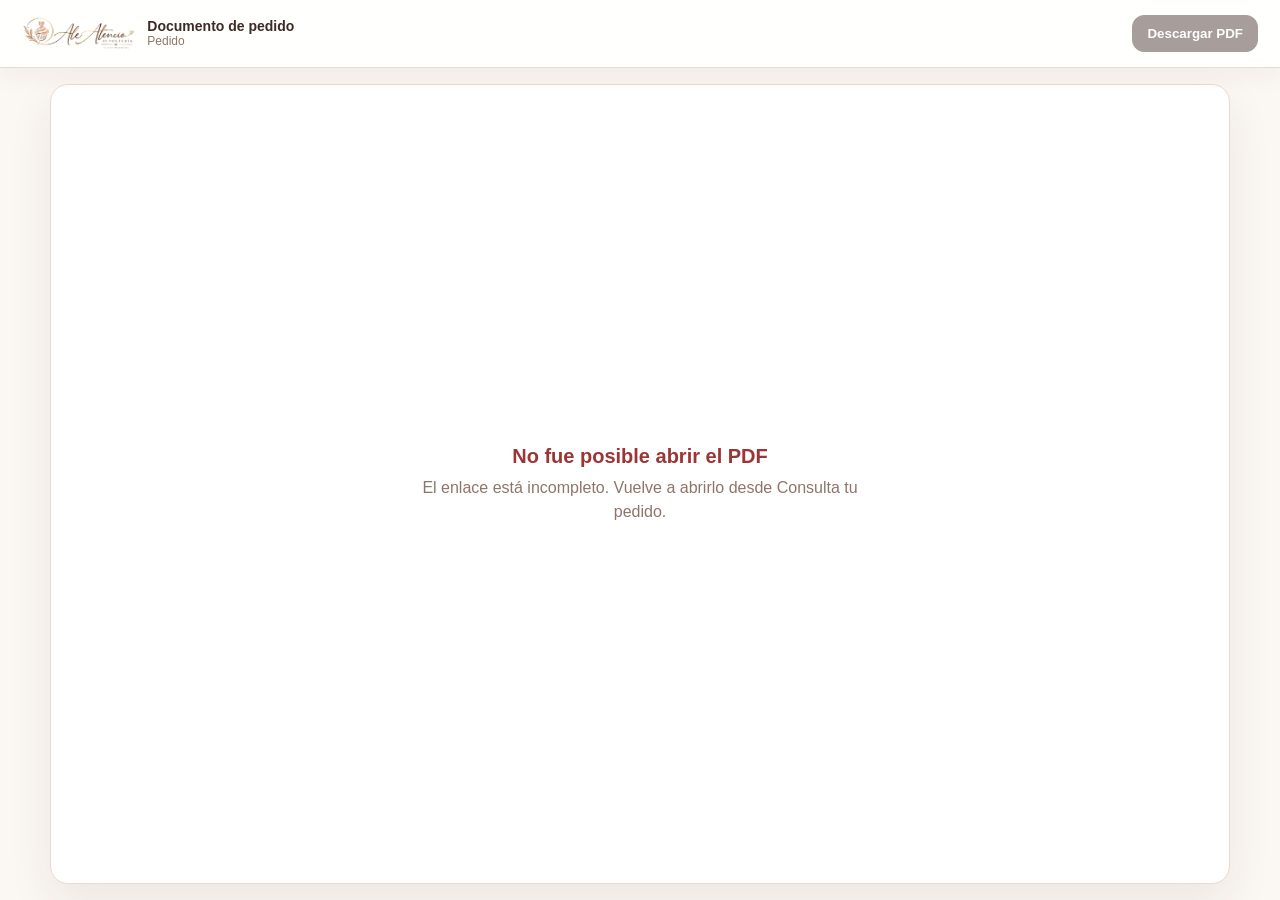
<file: pdf.html>
<!doctype html>
<html lang="es">
<head>
  <link rel="icon" type="image/png" sizes="512x512" href="/favicon.png">
  <link rel="icon" type="image/png" sizes="192x192" href="/favicon-192.png">
  <link rel="icon" type="image/png" sizes="48x48" href="/favicon-48.png">
  <link rel="shortcut icon" href="/favicon.ico">
  <link rel="apple-touch-icon" sizes="180x180" href="/apple-touch-icon.png">
  <meta http-equiv="Cache-Control" content="no-cache, no-store, must-revalidate">
  <meta http-equiv="Pragma" content="no-cache">
  <meta http-equiv="Expires" content="0">
  <meta charset="utf-8">
  <meta name="viewport" content="width=device-width,initial-scale=1">
  <meta name="robots" content="noindex,nofollow,noarchive">
  <meta name="referrer" content="no-referrer">
  <title>Ale Atencio · PDF de pedido</title>
  <style>
    :root{--bg:#fbf7f3;--paper:#fff;--ink:#3d2a24;--muted:#8e756a;--line:#eadbd2;--accent:#b57945}
    *{box-sizing:border-box}html,body{margin:0;min-height:100%;background:var(--bg);color:var(--ink);font-family:Inter,Segoe UI,Arial,sans-serif}
    body{display:flex;flex-direction:column;min-height:100vh}
    .bar{display:flex;align-items:center;gap:18px;min-height:68px;padding:10px 22px;background:rgba(255,255,255,.96);border-bottom:1px solid var(--line);position:sticky;top:0;z-index:3;box-shadow:0 8px 24px rgba(74,48,38,.05)}
    .brand{display:flex;align-items:center;gap:12px;min-width:0}.brand img{width:auto;height:auto;max-width:118px;max-height:44px;object-fit:contain;aspect-ratio:auto}.brand-copy{min-width:0}.brand-copy strong{display:block;font-size:14px}.brand-copy span{display:block;color:var(--muted);font-size:12px;white-space:nowrap;overflow:hidden;text-overflow:ellipsis}
    .actions{margin-left:auto;display:flex;gap:8px}.btn{border:1px solid var(--line);background:#fff;color:var(--ink);border-radius:12px;padding:10px 14px;font-weight:700;cursor:pointer}.btn.primary{background:var(--ink);color:#fff;border-color:var(--ink)}.btn:disabled{opacity:.45;cursor:not-allowed}
    .stage{flex:1;display:flex;min-height:0;padding:16px}.viewer-shell{width:min(1180px,100%);margin:0 auto;background:var(--paper);border:1px solid var(--line);border-radius:18px;overflow:hidden;box-shadow:0 18px 45px rgba(67,43,34,.08);min-height:calc(100vh - 102px);position:relative}
    #pdfFrame{width:100%;height:calc(100vh - 104px);border:0;background:#fff;display:none}.state{position:absolute;inset:0;display:flex;align-items:center;justify-content:center;padding:30px;text-align:center}.state-card{max-width:480px}.spinner{width:42px;height:42px;border-radius:50%;border:3px solid #eadbd2;border-top-color:var(--accent);animation:spin .8s linear infinite;margin:0 auto 16px}.state h1{font-size:20px;margin:0 0 8px}.state p{margin:0;color:var(--muted);line-height:1.5}.error{color:#9c3535}@keyframes spin{to{transform:rotate(360deg)}}
    @media(max-width:680px){.bar{padding:8px 12px;gap:8px}.brand img{width:86px}.brand-copy strong{font-size:12px}.brand-copy span{font-size:10px}.actions .btn{padding:8px 9px;font-size:12px}.stage{padding:8px}.viewer-shell{border-radius:12px;min-height:calc(100vh - 86px)}#pdfFrame{height:calc(100vh - 88px)}}
  </style>
</head>
<body>
  <header class="bar">
    <div class="brand"><img src="logo-ale-atencio.png" alt="Ale Atencio"><div class="brand-copy"><strong>Documento de pedido</strong><span id="orderLabel">Cargando…</span></div></div>
    <div class="actions"><button id="downloadPdf" class="btn primary" type="button" disabled>Descargar PDF</button></div>
  </header>
  <main class="stage">
    <section class="viewer-shell">
      <div id="state" class="state"><div class="state-card"><div class="spinner"></div><h1>Preparando tu PDF</h1><p>Estamos cargando el respaldo del pedido de forma segura.</p></div></div>
      <iframe id="pdfFrame" title="PDF del pedido"></iframe>
    </section>
  </main>
  <script src="config.js?v=R9.18.170"></script>
  <script>
  (()=>{
    const params=new URLSearchParams(location.search),pedido=String(params.get('pedido')||'').trim(),token=String(params.get('t')||'').trim();
    const label=document.getElementById('orderLabel'),state=document.getElementById('state'),frame=document.getElementById('pdfFrame'),download=document.getElementById('downloadPdf');
    label.textContent=pedido||'Pedido';let objectUrl='';
    function showError(message){state.innerHTML=`<div class="state-card"><h1 class="error">No fue posible abrir el PDF</h1><p>${String(message||'El enlace no está disponible.')}</p></div>`;state.style.display='flex';frame.style.display='none';download.disabled=true}
    async function load(){
      if(!pedido||!token)return showError('El enlace está incompleto. Vuelve a abrirlo desde Consulta tu pedido.');
      const api=String(window.ALE_ATENCIO_CONFIG?.API_URL||'').trim();if(!/^https:\/\//i.test(api))return showError('El servicio de documentos no está configurado.');
      try{
        const u=new URL(api);u.searchParams.set('pdf','1');u.searchParams.set('pedido',pedido);u.searchParams.set('t',token);
        const res=await fetch(u.toString(),{method:'GET',mode:'cors',cache:'no-store',credentials:'omit',headers:{Accept:'application/pdf'}});
        if(!res.ok){const txt=(await res.text().catch(()=>''))||`HTTP ${res.status}`;throw new Error(txt)}
        const blob=await res.blob();if(!String(blob.type||'').toLowerCase().includes('pdf'))throw new Error('El servidor no devolvió un PDF válido.');
        objectUrl=URL.createObjectURL(blob);frame.src=objectUrl;frame.style.display='block';state.style.display='none';download.disabled=false;
        download.addEventListener('click',()=>{const a=document.createElement('a');a.href=objectUrl;a.download=`${pedido.replace(/[^A-Za-z0-9._-]+/g,'-')||'pedido'}.pdf`;document.body.appendChild(a);a.click();a.remove()},{once:false});
      }catch(err){console.error(err);showError('El documento no está disponible o el enlace dejó de ser válido.')}
    }
    addEventListener('beforeunload',()=>{if(objectUrl)URL.revokeObjectURL(objectUrl)});load();
  })();
  </script>
</body>
</html>
</file>
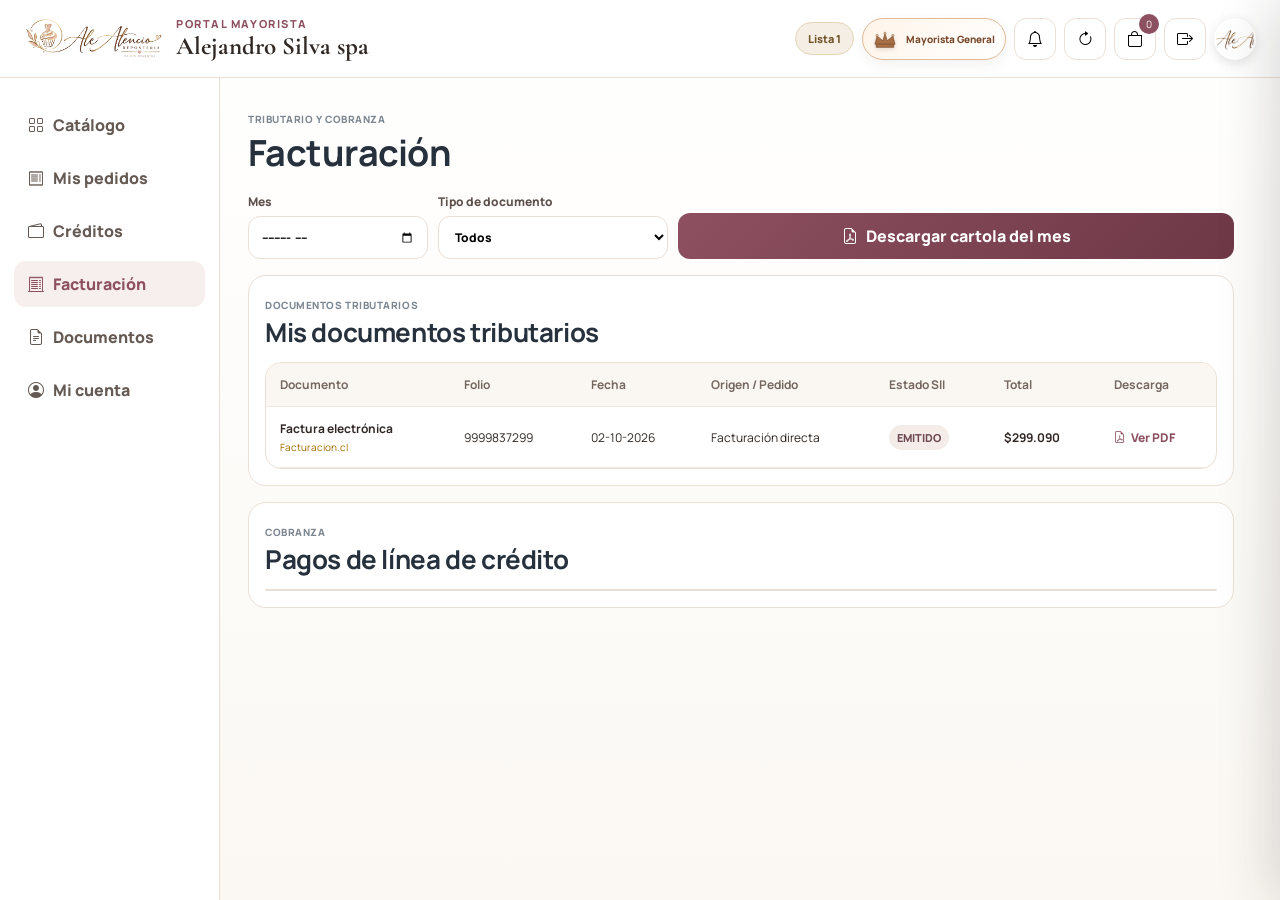
<file: preview_r222_mobile.html>
<!DOCTYPE html>

<html lang="es">
<head>
<meta content="no-cache, no-store, must-revalidate" http-equiv="Cache-Control"/>
<meta content="no-cache" http-equiv="Pragma"/>
<meta content="0" http-equiv="Expires"/>
<meta charset="utf-8"/>
<meta content="width=device-width,initial-scale=1" name="viewport"/>
<meta content="#8d5060" name="theme-color"/>
<link href="/favicon.png" rel="icon" sizes="512x512" type="image/png"/>
<link href="/favicon-192.png" rel="icon" sizes="192x192" type="image/png"/>
<link href="/favicon-48.png" rel="icon" sizes="48x48" type="image/png"/>
<link href="/favicon.ico" rel="shortcut icon"/>
<link href="/apple-touch-icon.png" rel="apple-touch-icon" sizes="180x180"/>
<title>Ale Atencio | Compras Mayoristas</title>
<link href="https://fonts.googleapis.com" rel="preconnect"/>
<link crossorigin="" href="https://fonts.gstatic.com" rel="preconnect"/>
<link href="https://fonts.googleapis.com/css2?family=Cormorant+Garamond:wght@500;600;700&amp;family=Manrope:wght@400;500;600;700&amp;display=swap" rel="stylesheet"/>
<link href="https://cdn.jsdelivr.net/npm/bootstrap-icons@1.13.1/font/bootstrap-icons.min.css" rel="stylesheet"/>
<link href="mayoristas.css?v=R9.18.222" rel="stylesheet"/>
</head>
<body>
<div class="toast" id="toast"></div>
<section class="auth-shell" id="authShell" style="display:none!important">
<div class="auth-card auth-card-wide">
<a class="brand" href="index.html"><img alt="Ale Atencio" src="logo-ale-atencio.png"/><div><span>Canal privado</span><strong>Compras Mayoristas</strong></div></a>
<div class="auth-tabs" role="tablist">
<button class="active" data-auth-tab="login" type="button">Ingresar</button>
<button data-auth-tab="register" type="button">Registrar usuario</button>
</div>
<form class="auth-pane active" data-pane="login" id="whLoginForm">
<h1>Acceso mayorista</h1>
<p>Ingresa con tu usuario habilitado por administración.</p>
<label>Usuario<input autocomplete="username" id="whUser" required=""/></label>
<label>Contraseña<input autocomplete="current-password" id="whPassword" required="" type="password"/></label>
<button class="async-btn" type="submit"><span>Ingresar</span></button>
<a href="index.html">Volver a la tienda</a>
<div class="status" id="loginStatus"></div>
</form>
<form class="auth-pane" data-pane="register" id="whRegisterForm">
<h1>Solicitud de acceso Mayorista</h1>
<p>Completa tus datos. El administrador revisará la solicitud, asignará tu lista de precios y activará el acceso.</p>
<div class="register-grid">
<label>RUT empresa<input id="regRut" placeholder="12.345.678-5" required=""/></label>
<label>Razón social<input id="regBusiness" required=""/></label>
<label>Giro<input id="regBusinessActivity"/></label>
<label>Nombre de contacto<input id="regContact" required=""/></label>
<label>Teléfono<input id="regPhone" required=""/></label>
<label>Correo<input id="regEmail" required="" type="email"/></label>
<label class="span-2">Dirección<input id="regAddress"/></label>
<label>Comuna<input id="regCommune"/></label>
<label>Usuario deseado<input autocomplete="username" id="regUser" required=""/></label>
<label>Contraseña<input autocomplete="new-password" id="regPassword" minlength="8" required="" type="password"/></label>
<label>Repetir contraseña<input autocomplete="new-password" id="regPassword2" minlength="8" required="" type="password"/></label>
<label class="span-2">Observaciones<textarea id="regNotes" placeholder="Información adicional para administración" rows="3"></textarea></label>
</div>
<div class="access-note"><i class="bi bi-hourglass-split"></i><span>El registro queda PENDIENTE. No podrás ingresar hasta que administración lo apruebe y asigne una lista activa.</span></div>
<button class="async-btn" type="submit"><span>Enviar solicitud</span></button>
<div class="status" id="registerStatus"></div>
</form>
</div>
</section>
<section class="portal" id="portal">
<header class="portal-head">
<a class="brand" href="index.html"><img alt="Ale Atencio" src="logo-ale-atencio.png"/><div><span>Portal mayorista</span><strong id="whWelcome">Alejandro Silva spa</strong></div></a>
<div class="head-actions">
<span class="list-badge" id="whListBadge">Lista 1</span>
<span class="wholesale-tier-badge tier-general" id="whTierBadge" title="Mayorista General"><svg aria-hidden="true" class="wholesale-crown-icon" viewbox="0 0 64 48"><path class="crown-main" d="M9 36 14 17l13 11 5-16 5 16 13-11 5 19H9Z"></path><path class="crown-base" d="M12 36h40v7H12z"></path><circle class="crown-tip" cx="14" cy="16" r="2.5"></circle><circle class="crown-tip" cx="32" cy="11" r="2.5"></circle><circle class="crown-tip" cx="50" cy="16" r="2.5"></circle></svg><span>Mayorista General</span></span>
<button class="credit-head-badge hidden" id="whCreditHeader" title="Ver línea de crédito" type="button"><i class="bi bi-wallet2"></i><span><small>Saldo</small><strong id="whCreditHeaderAmount">$0</strong></span></button>
<div class="wh-notification-wrap">
<button aria-label="Notificaciones" class="icon-action" id="whBell" title="Notificaciones"><i class="bi bi-bell"></i><span class="notification-count hidden" id="whBellCount">0</span></button>
<aside aria-label="Centro de notificaciones Mayorista" class="notification-popover hidden" id="whBellPanel">
<div class="notification-popover-head">
<div><span class="notification-eyebrow">Actividad</span><h3>Centro de notificaciones</h3></div>
<button aria-label="Cerrar" class="notification-close" id="whCloseNotifications" type="button"><i class="bi bi-x-lg"></i></button>
</div>
<div class="notification-tools">
<button class="notification-tool" id="whMarkAll" type="button"><i class="bi bi-check2-all"></i><span>Marcar todas</span></button>
</div>
<div class="notification-popover-list" id="whBellList"></div>
</aside>
</div>
<button class="icon-action async-btn" id="whRefresh" title="Actualizar"><i class="bi bi-arrow-clockwise"></i></button>
<button class="icon-action" id="whCartBtn"><i class="bi bi-bag"></i><span id="whCartCount">0</span></button>
<button aria-label="Cerrar sesión" class="icon-action" id="whLogout" title="Salir"><i class="bi bi-box-arrow-right"></i></button>
<img alt="Perfil" class="wh-header-avatar" id="whHeaderAvatar" src="favicon.png"/>
</div>
</header>
<div class="portal-layout">
<aside class="portal-nav">
<button class="" data-view="catalog"><i class="bi bi-grid"></i>Catálogo</button>
<button class="" data-view="orders"><i class="bi bi-receipt"></i>Mis pedidos</button>
<button class="" data-view="credit" id="whCreditNav"><i class="bi bi-wallet2"></i>Créditos</button>
<button class="active" data-view="billing"><i class="bi bi-receipt-cutoff"></i>Facturación</button>
<button class="" data-view="documents"><i class="bi bi-file-earmark-text"></i>Documentos</button>
<button class="" data-view="profile"><i class="bi bi-person-circle"></i>Mi cuenta</button>
</aside>
<main class="portal-main">
<section class="portal-view" id="wh-view-catalog">
<div class="hero"><div><span>Lista privada de precios</span><h1>Catálogo mayorista</h1><p>Los valores mostrados corresponden únicamente a la lista asignada a tu empresa.</p></div></div>
<div class="filter-bar catalog-filter-bar">
<label><span>Buscar</span><input id="whSearch" placeholder="Producto, descripción..."/></label>
<label><span>Categoría</span><select id="whCategory"><option value="">Todas</option></select></label>
<label><span>Desde</span><input id="whCatalogFrom" type="date"/></label>
<label><span>Hasta</span><input id="whCatalogTo" type="date"/></label>
<button class="filter-btn" id="whCatalogToday" type="button">Hoy</button>
<button class="filter-btn" id="whCatalogClear" type="button">Limpiar</button>
</div>
<div class="kpis"><article><span>Pedidos</span><strong id="kOrders">0</strong></article><article><span>Total comprado</span><strong id="kTotal">$0</strong></article><article><span>Pagados</span><strong id="kPaid">0</strong></article><article><span>Pendientes</span><strong id="kPending">0</strong></article></div>
<div class="products" id="whProducts"></div>
</section>
<section class="portal-view" id="wh-view-orders">
<div class="section-head"><div><span>Historial</span><h2>Mis pedidos</h2><p>Consulta, descarga PDF y revisa la trazabilidad de cada pedido.</p></div></div>
<div class="filter-bar order-filter-bar">
<label><span>Buscar</span><input id="whOrderSearch" placeholder="N.º pedido, estado..."/></label>
<label><span>Estado</span><select id="whOrderStatus"><option value="">Todos</option></select></label>
<label><span>Pago</span><select id="whOrderPaymentStatus"><option value="">Todos</option></select></label>
<label><span>Desde</span><input id="whOrderFrom" type="date"/></label>
<label><span>Hasta</span><input id="whOrderTo" type="date"/></label>
<button class="filter-btn" id="whOrdersToday" type="button">Hoy</button>
<button class="filter-btn" id="whOrdersClear" type="button">Limpiar</button>
</div>
<div class="table-wrap" id="whOrders"></div>
</section>
<section class="portal-view" id="wh-view-credit">
<div class="section-head"><div><span>Financiamiento</span><h2>Mi línea de crédito</h2><p>Consulta tu límite, saldo disponible, deuda utilizada, plazo por compra, recargo y estado de mora.</p></div></div>
<div class="credit-overview" id="whCreditOverview">
<article><span>Límite de crédito</span><strong id="whCreditLimit">$0</strong></article>
<article><span>Saldo disponible</span><strong id="whCreditAvailable">$0</strong></article>
<article><span>Crédito utilizado</span><strong id="whCreditUsed">$0</strong></article>
<article><span>Fecha de asignación</span><strong id="whCreditAssigned">—</strong></article>
<article><span>Próximo vencimiento</span><strong id="whCreditDue">—</strong></article>
<article><span>Plazo por compra</span><strong id="whCreditTerm">30 días</strong></article>
<article><span>Recargo por uso</span><strong id="whCreditSurcharge">0%</strong></article>
</div>
<div class="credit-status-card" id="whCreditStatusCard"><i class="bi bi-info-circle"></i><div><strong id="whCreditStatusTitle">Sin línea asignada</strong><p id="whCreditStatusText">Administración debe asignar una línea de crédito para habilitar compras con este medio de pago.</p></div></div>
<div class="credit-rating-portal" id="whCreditRatingCard"><div><span>Historial crediticio</span><strong id="whCreditRatingStars">☆☆☆☆☆</strong></div><div><span>Evaluación</span><strong id="whCreditRatingLevel">Sin historial</strong></div><div><span>Puntualidad</span><strong id="whCreditRatingPunctuality">—</strong></div><div><span>Límite recomendado</span><strong id="whCreditRatingRecommended">—</strong></div><p id="whCreditRatingNote">El historial se construye con tus pagos de crédito.</p></div>
<div class="section-head"><div><span>Trazabilidad</span><h3>Movimientos de crédito</h3></div></div>
<div class="table-wrap" id="whCreditMovements"></div>
</section>
<section class="portal-view active" id="wh-view-billing">
<div class="section-head billing-head"><div><span>Tributario y cobranza</span><h2>Facturación</h2><p>Consulta tus documentos tributarios, descarga tu cartola mensual y paga tu línea de crédito.</p></div></div>
<div class="billing-toolbar">
<label><span>Mes</span><input id="whBillingMonth" type="month"/></label>
<label><span>Tipo de documento</span><select id="whBillingType"><option value="">Todos</option><option value="33">Factura electrónica</option><option value="34">Factura exenta</option><option value="39">Boleta electrónica</option><option value="41">Boleta exenta</option><option value="52">Guía de despacho</option><option value="56">Nota de débito</option><option value="61">Nota de crédito</option></select></label>
<button class="billing-statement-btn async-btn" id="whBillingStatement" type="button"><i class="bi bi-file-earmark-pdf"></i><span>Descargar cartola del mes</span></button>
</div>
<div class="billing-credit-pay hidden" id="whBillingCreditPay">
<div class="billing-credit-title"><div><span>Línea de crédito</span><h3>Pagar deuda</h3><p>Elige transferencia o Transbank. El recargo del 3% se aplica únicamente al pago de la línea mediante Transbank.</p></div><div class="billing-debt"><small>Deuda actual</small><strong id="whBillingCreditDebt">$0</strong></div></div>
<div class="billing-credit-form">
<label>Monto a abonar<input id="whCreditPayAmount" inputmode="numeric" min="1" placeholder="0" step="1" type="number"/></label>
<label>Medio de pago<select id="whCreditPayMethod"><option value="TRANSFERENCIA">Transferencia</option><option value="TRANSBANK">Transbank</option></select></label>
<label class="span-2">Referencia / observación<input id="whCreditPayRef" maxlength="500" placeholder="Ej: pago factura, abono línea de crédito..."/></label>
<label class="span-2 billing-proof-field" id="whCreditPayProofWrap">Comprobante de transferencia<input accept="application/pdf,image/jpeg,image/png,image/webp" id="whCreditPayProof" type="file"/><small>PDF, JPG, PNG o WEBP. Quedará pendiente de aprobación administrativa.</small></label>
</div>
<div class="billing-payment-summary" id="whCreditPaySummary"></div>
<button class="billing-pay-btn async-btn" id="whCreditPaySubmit" type="button"><i class="bi bi-send-check"></i><span>Enviar comprobante</span></button>
</div>
<div class="billing-card">
<div class="billing-card-head"><div><span>Documentos tributarios</span><h3>Mis documentos tributarios</h3><p>Incluye facturación por pedido y facturación directa asociada a tu empresa/RUT.</p></div></div>
<div class="table-wrap billing-table" id="whBillingDocuments"><table class="mobile-card-table"><thead><tr><th>Documento</th><th>Folio</th><th>Fecha</th><th>Origen / Pedido</th><th>Estado SII</th><th>Total</th><th>Descarga</th></tr></thead><tbody><tr><td data-label="Documento"><strong>Factura electrónica</strong><small class="billing-test">Facturacion.cl</small></td><td data-label="Folio">9999837299</td><td data-label="Fecha">02-10-2026</td><td data-label="Origen / Pedido">Facturación directa</td><td data-label="Estado SII"><span class="status-pill">EMITIDO</span></td><td data-label="Total"><strong>$299.090</strong></td><td data-label="Descarga"><a class="billing-download"><i class="bi bi-file-earmark-pdf"></i> Ver PDF</a></td></tr></tbody></table></div>
</div>
<div class="billing-card">
<div class="billing-card-head"><div><span>Cobranza</span><h3>Pagos de línea de crédito</h3><p>Transferencias enviadas a aprobación y pagos confirmados por Transbank.</p></div></div>
<div class="table-wrap billing-table" id="whCreditPayments"></div>
</div>
</section>
<section class="portal-view" id="wh-view-documents">
<div class="section-head"><div><span>Empresa</span><h2>Documentos de mi empresa</h2><p>Carga documentación comercial o legal para futuras consultas de administración.</p></div></div>
<div class="upload-card"><select id="whDocumentType"><option value="RUT_EMPRESA">RUT / e-RUT empresa</option><option value="INICIACION_ACTIVIDADES">Inicio de actividades</option><option value="ESCRITURA">Escritura / constitución</option><option value="REPRESENTANTE_LEGAL">Representante legal</option><option value="CERTIFICADO_BANCARIO">Certificado bancario</option><option value="ORDEN_COMPRA">Orden de compra</option><option value="COMPROBANTE">Comprobante</option><option value="OTRO">Otro documento</option></select><input id="whDocumentName" placeholder="Nombre del documento"/><input accept=".pdf,image/*" id="whDocumentFile" type="file"/><button class="async-btn" id="whUploadDocument"><span>Subir archivo</span></button></div>
<div class="documents" id="whDocuments"></div>
</section>
<section class="portal-view" id="wh-view-profile">
<div class="section-head"><div><span>Cuenta</span><h2>Datos mayorista</h2></div></div>
<div class="profile-photo-card">
<img alt="Foto de perfil" id="whProfilePhoto" src="favicon.png"/>
<div><strong>Foto de perfil</strong><small>JPG, PNG o WEBP · máximo 5 MB</small><input accept="image/jpeg,image/png,image/webp" id="whProfileFile" type="file"/><button class="async-btn" id="whSaveProfilePhoto" type="button"><span>Guardar foto</span></button></div>
</div>
<div class="profile-actions"><button class="profile-edit-btn" id="whEditProfile" type="button"><i class="bi bi-pencil-square"></i><span>Editar mis datos</span></button></div>
<div class="profile-grid" id="whProfile"></div>
<div class="section-head profile-notification-head"><div><span>Centro de notificaciones</span><h3>Notificaciones</h3></div><button id="whProfileMarkAll" type="button">Marcar todas como leídas</button></div>
<div class="notifications" id="whNotifications"></div>
</section>
</main>
</div>
</section>
<div aria-hidden="true" class="wh-product-modal" id="whProductModal">
<div aria-labelledby="whProductTitle" aria-modal="true" class="wh-product-card" role="dialog"><button aria-label="Cerrar" class="wh-product-close" id="whProductClose" type="button"><i class="bi bi-x-lg"></i></button><div id="whProductContent"></div></div>
</div>
<div aria-hidden="true" class="wh-order-modal" id="whOrderModal">
<div aria-labelledby="whOrderModalTitle" aria-modal="true" class="wh-order-card" role="dialog">
<button aria-label="Cerrar" class="wh-order-close" id="whOrderClose" type="button"><i class="bi bi-x-lg"></i></button>
<div class="wh-order-modal-head"><span>Pedido Mayorista</span><h2 id="whOrderModalTitle">Detalle</h2></div>
<div class="wh-order-detail" id="whOrderDetail"><div class="loading-block">Cargando…</div></div>
</div>
</div>
<div aria-hidden="true" class="wh-profile-edit-modal" id="whProfileEditModal">
<div aria-labelledby="whProfileEditTitle" aria-modal="true" class="wh-profile-edit-card" role="dialog">
<button aria-label="Cerrar" class="wh-profile-edit-close" id="whProfileEditClose" type="button"><i class="bi bi-x-lg"></i></button>
<div class="wh-profile-edit-head"><span>Mi cuenta</span><h2 id="whProfileEditTitle">Editar mis datos</h2><p>Puedes actualizar tus datos de contacto y despacho. El RUT, la lista de precios, la categoría y el crédito se administran desde el cPanel.</p></div>
<div class="wh-profile-edit-form">
<label>RUT<input id="whEditRut" readonly=""/></label>
<label>Razón social<input id="whEditBusiness" maxlength="250"/></label>
<label>Nombre de contacto<input id="whEditName" maxlength="180"/></label>
<label>Giro<input id="whEditGiro" maxlength="250"/></label>
<label>Teléfono<input id="whEditPhone" maxlength="80"/></label>
<label>Correo<input id="whEditEmail" maxlength="250" type="email"/></label>
<label class="profile-edit-wide">Dirección<input id="whEditAddress" maxlength="500"/></label>
<label>Comuna<input id="whEditCommune" maxlength="180"/></label>
<label>Ciudad<input id="whEditCity" maxlength="180"/></label>
</div>
<button class="submit-order async-btn" id="whSaveProfileData" type="button"><span>Guardar cambios</span></button>
</div>
</div>
<div class="overlay" id="whOverlay"></div>
<aside class="cart-panel" id="whCart">
<div class="cart-scroll">
<div class="cart-head"><div><span>Pedido mayorista</span><h2>Carrito</h2></div><button id="whCartClose">×</button></div>
<div class="cart-options-top">
<details class="checkout-accordion" id="whCheckoutAccordion">
<summary>
<div><span>Opciones del pedido</span><strong>Medio de pago, entrega y datos de despacho</strong></div>
<i class="bi bi-chevron-down"></i>
</summary>
<div class="checkout-fields">
<label>Medio de pago<select id="whPayment"><option value="TRANSFERENCIA">Transferencia</option><option value="TRANSBANK">Transbank</option><option value="EFECTIVO">Efectivo</option><option hidden="" id="whCreditPaymentOption" value="CREDITO">Crédito disponible</option></select></label>
<div class="credit-checkout-note hidden" id="whCreditCheckoutNote"><i class="bi bi-wallet2"></i><span id="whCreditCheckoutText"></span></div>
<label>Entrega<select id="whDelivery"><option value="COORDINAR">Coordinar</option><option value="RETIRO">Retiro</option><option value="DESPACHO">Despacho</option></select></label>
<label>Dirección<input id="whAddress"/></label>
<label>Comuna<input id="whCommune"/></label>
<label>Ciudad<input id="whCity" placeholder="Ciudad"/></label>
<label>Observaciones<textarea id="whNotes" rows="3"></textarea></label>
</div>
</details>
</div>
<div class="cart-items" id="whCartItems"></div>
<div class="checkout">
<div class="total"><span>Total productos</span><strong id="whCartTotal">$0</strong></div>
<button class="submit-order async-btn" id="whSubmitOrder"><span>Crear pedido</span></button>
<div class="last-order hidden" id="whLastOrder"><strong id="whLastOrderNumber"></strong><div class="transfer-upload hidden" id="whTransferUpload"><input accept="image/*,.pdf" id="whProofFile" type="file"/><button class="async-btn" id="whUploadProof"><span>Subir comprobante</span></button></div></div>
</div>
</div>
</aside>



</body>
</html>
</file>
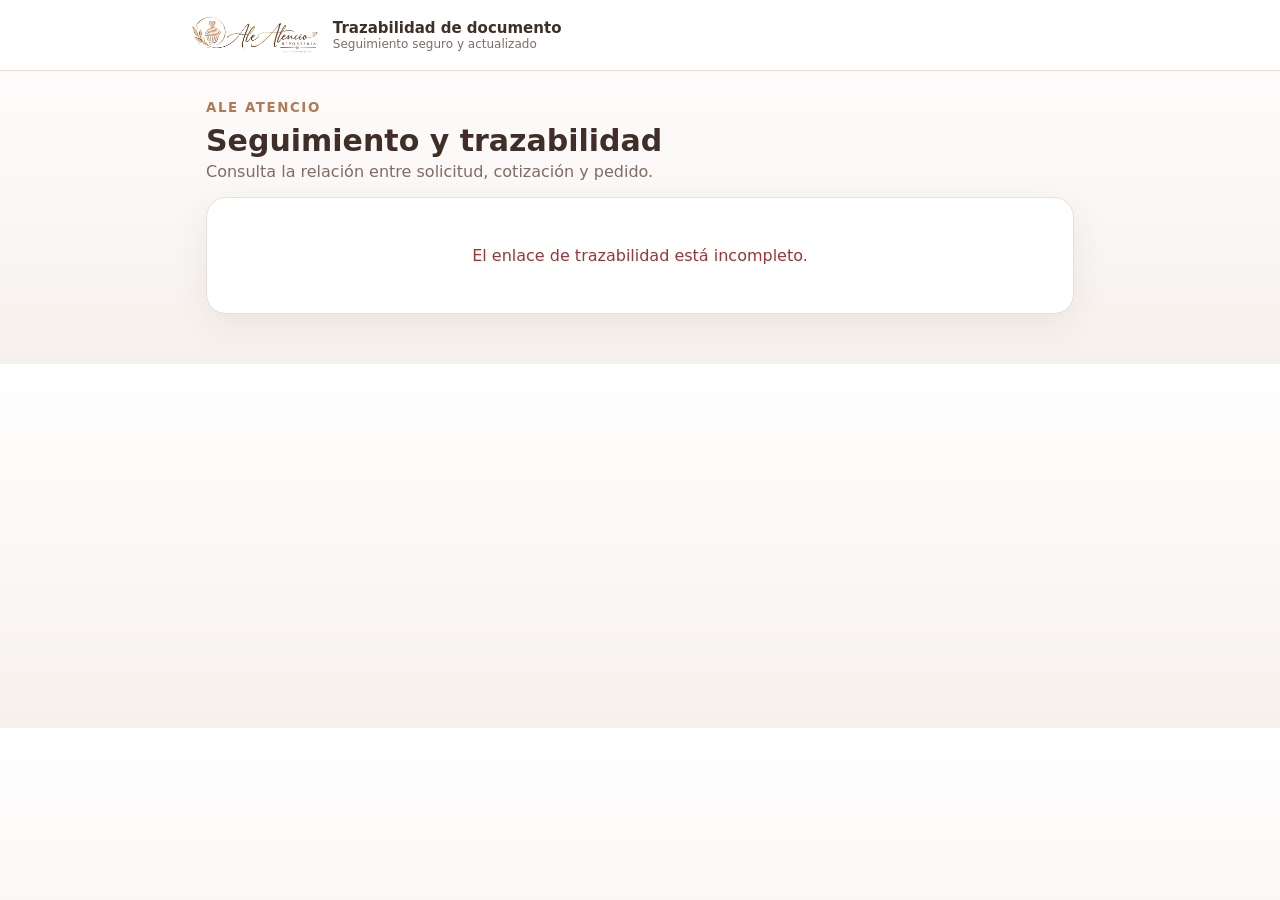
<file: trazabilidad.html>
<!doctype html>
<html lang="es">
<head>
  <link rel="icon" type="image/png" sizes="512x512" href="/favicon.png">
  <link rel="icon" type="image/png" sizes="192x192" href="/favicon-192.png">
  <link rel="icon" type="image/png" sizes="48x48" href="/favicon-48.png">
  <link rel="shortcut icon" href="/favicon.ico">
  <link rel="apple-touch-icon" sizes="180x180" href="/apple-touch-icon.png">
  <meta http-equiv="Cache-Control" content="no-cache, no-store, must-revalidate">
  <meta http-equiv="Pragma" content="no-cache">
  <meta http-equiv="Expires" content="0">
  <meta charset="utf-8">
  <meta name="viewport" content="width=device-width,initial-scale=1">
  <meta name="robots" content="noindex,nofollow">
  <title>Ale Atencio · Trazabilidad</title>
  <style>
    :root{--bg:#f7f1ed;--card:#fff;--ink:#402f29;--muted:#7d6d66;--line:#eaded8;--accent:#b07a55;--ok:#2f7d5d;--warn:#a9682c}
    *{box-sizing:border-box}body{margin:0;font-family:Inter,system-ui,-apple-system,BlinkMacSystemFont,"Segoe UI",sans-serif;background:linear-gradient(180deg,#fff 0,#f7f1ed 100%);color:var(--ink)}
    .top{position:sticky;top:0;z-index:5;background:rgba(255,255,255,.94);backdrop-filter:blur(8px);border-bottom:1px solid var(--line);padding:10px 18px}.top-inner{max-width:900px;margin:auto;display:flex;align-items:center;gap:14px}.top img{width:auto;height:auto;max-width:130px;max-height:50px;object-fit:contain;aspect-ratio:auto}.top strong{font-size:15px}.top span{display:block;font-size:12px;color:var(--muted)}
    main{max-width:900px;margin:0 auto;padding:26px 16px 50px}.hero{margin-bottom:16px}.hero small{color:var(--accent);text-transform:uppercase;letter-spacing:.12em;font-weight:800}.hero h1{margin:7px 0 4px;font-size:30px}.hero p{margin:0;color:var(--muted)}
    .card{background:var(--card);border:1px solid var(--line);border-radius:20px;padding:20px;box-shadow:0 12px 35px rgba(81,58,48,.08)}.loading{text-align:center;padding:34px}.spinner{width:40px;height:40px;border:3px solid #eaded8;border-top-color:var(--accent);border-radius:50%;margin:0 auto 14px;animation:spin .8s linear infinite}@keyframes spin{to{transform:rotate(360deg)}}
    .chain{display:grid;grid-template-columns:repeat(3,1fr);gap:12px}.step{border:1px solid var(--line);border-radius:16px;padding:14px;min-height:112px}.step.done{border-color:#b9d8c9;background:#f4fbf7}.step.current{box-shadow:0 0 0 2px rgba(176,122,85,.16)}.step small{display:block;color:var(--muted);margin-bottom:5px}.step strong{display:block;font-size:16px}.badge{display:inline-flex;margin-top:8px;padding:5px 9px;border-radius:999px;background:#f3ebe7;font-size:11px;font-weight:800}
    .history{margin-top:22px}.history h2{font-size:18px}.event{position:relative;margin-left:8px;padding:0 0 18px 22px;border-left:1px solid #dccbc2}.event:last-child{border-left-color:transparent}.event:before{content:"";position:absolute;left:-5px;top:3px;width:9px;height:9px;border-radius:50%;background:var(--accent)}.event strong{font-size:14px}.event p{margin:4px 0;color:var(--muted);font-size:13px}.event time{font-size:11px;color:#9b8d86}
    .actions{display:flex;flex-wrap:wrap;gap:10px;margin-top:18px}.btn{display:inline-flex;align-items:center;justify-content:center;text-decoration:none;border:1px solid var(--line);border-radius:12px;padding:10px 14px;font-weight:800;color:var(--ink);background:#fff}.btn.primary{background:var(--ink);color:#fff;border-color:var(--ink)}.error{color:#9c3535;text-align:center;padding:28px}.notice{margin-top:16px;padding:12px 14px;border-radius:12px;background:#fff8ef;border:1px solid #f1dac0;color:#7d572e;font-size:13px}
    @media(max-width:680px){.chain{grid-template-columns:1fr}.hero h1{font-size:24px}.card{padding:15px}}
  </style>
</head>
<body>
  <header class="top"><div class="top-inner"><img src="logo-ale-atencio.png" alt="Ale Atencio"><div><strong>Trazabilidad de documento</strong><span>Seguimiento seguro y actualizado</span></div></div></header>
  <main>
    <section class="hero"><small>Ale Atencio</small><h1>Seguimiento y trazabilidad</h1><p>Consulta la relación entre solicitud, cotización y pedido.</p></section>
    <section class="card" id="traceCard"><div class="loading"><div class="spinner"></div><strong>Cargando trazabilidad…</strong></div></section>
  </main>
  <script src="config.js?v=R9.18.170"></script>
  <script src="api.js?v=R9.18.170"></script>
  <script>
    const esc=s=>String(s??"").replace(/[&<>"']/g,m=>({"&":"&amp;","<":"&lt;",">":"&gt;","\"":"&quot;","'":"&#39;"}[m]));
    const fmt=d=>{try{return new Date(d).toLocaleString("es-CL")}catch(_){return String(d||"")}};
    const p=new URLSearchParams(location.search),tipo=String(p.get("tipo")||"").toUpperCase(),id=String(p.get("id")||""),t=String(p.get("t")||""),host=document.getElementById("traceCard");
    function step(label,row,numberField,statusField="estado"){if(!row)return `<div class="step"><small>${label}</small><strong>Pendiente</strong><span class="badge">Aún no generado</span></div>`;return `<div class="step done"><small>${label}</small><strong>${esc(row[numberField]||row.id||"")}</strong><span class="badge">${esc(row[statusField]||"Registrado")}</span>${row.fecha?`<div style="margin-top:8px;font-size:11px;color:#7d6d66">${esc(fmt(row.fecha))}</div>`:""}</div>`}
    async function load(){if(!tipo||!id||!t){host.innerHTML='<div class="error">El enlace de trazabilidad está incompleto.</div>';return}try{const out=await AleAPI.postPublic("publictrace",{tipo,id,t}),r=out.request||null,q=out.quote||null,o=out.order||null,h=Array.isArray(out.history)?out.history:[];host.innerHTML=`<div class="chain">${step("Solicitud",r,"numero_solicitud")}${step("Cotización",q,"numero_cotizacion")}${step("Pedido",o,"numero_pedido")}</div>${o?`<div class="history"><h2>Línea de tiempo del pedido</h2>${h.length?h.map(ev=>`<div class="event"><strong>${esc(ev.estado_pedido||ev.evento||"Actualización")}</strong><p>${esc(ev.descripcion||"")}${ev.estado_pago?` · Pago: ${esc(ev.estado_pago)}`:""}</p><time>${esc(fmt(ev.creado_en))}</time></div>`).join(""):'<div class="notice">El pedido existe, pero todavía no registra eventos adicionales en su línea de tiempo.</div>'}</div>`:'<div class="notice">Todavía no existe un pedido asociado. Este mismo QR seguirá siendo válido y mostrará el pedido cuando se genere.</div>'}<div class="actions">${out.tracking_url?`<a class="btn primary" href="${esc(out.tracking_url)}">Abrir seguimiento del pedido</a>`:""}<a class="btn" href="./">Volver a la tienda</a></div>`}catch(err){console.warn(err);host.innerHTML='<div class="error"><strong>No fue posible consultar la trazabilidad.</strong><br><small>El enlace puede ser inválido o haber sido alterado.</small></div>'}}
    load();
  </script>
</body>
</html>
</file>
<file: styles.css>
:root{
  --cream:#fffaf7; --paper:#fff; --ink:#402f29; --muted:#7f6b64; --line:#eaded8;
  --berry:#8d5060; --berry2:#b86f80; --blush:#f6e9ec; --gold:#c9a34f; --gold-soft:#f3e6bf;
  --cocoa:#5b4036; --soft:#f8f2ed; --wa:#25D366; --shadow:0 20px 50px rgba(73,48,40,.11);
}
*{box-sizing:border-box} html{scroll-behavior:smooth}
body{margin:0;background:var(--cream);color:var(--ink);font-family:"DM Sans",sans-serif;overflow-x:hidden}
a{color:inherit} button,input,select,textarea{font:inherit} button{cursor:pointer} img{display:block;max-width:100%}
.site-header{position:sticky;top:0;z-index:70;background:rgba(255,250,247,.95);backdrop-filter:blur(14px);border-bottom:1px solid var(--line)}
.header-inner{max-width:1260px;margin:auto;height:82px;padding:0 22px;display:flex;align-items:center;gap:28px}
.brand{display:flex;align-items:center;min-width:210px}.brand img{height:62px;width:150px;object-fit:contain;background:#070707;border-radius:12px}
.main-nav{display:flex;align-items:center;gap:23px;flex:1;justify-content:center}
.main-nav>a,.nav-trigger{border:0;background:none;text-decoration:none;font-weight:700;color:var(--cocoa);padding:12px 2px}
.main-nav>a:hover,.nav-trigger:hover{color:var(--berry)}
.nav-group{position:relative}.nav-menu{display:none;position:absolute;top:48px;left:-18px;min-width:220px;background:#fff;border:1px solid var(--line);border-radius:18px;padding:8px;box-shadow:var(--shadow)}
.nav-group.open .nav-menu{display:block}.nav-menu a{display:block;padding:11px 12px;border-radius:11px;text-decoration:none}.nav-menu a:hover{background:var(--blush)}
.header-actions{display:flex;align-items:center;gap:9px}.round-button,.cart-button,.mobile-toggle{height:44px;border-radius:14px;border:1px solid var(--line);background:#fff;color:var(--cocoa)}
.cpanel-access{height:44px;padding:0 14px;border-radius:14px;border:1px solid rgba(201,163,79,.55);background:linear-gradient(135deg,#fffaf0,#f3e6bf);color:var(--cocoa);display:inline-flex;align-items:center;gap:8px;text-decoration:none;font-weight:800;box-shadow:0 8px 20px rgba(91,64,54,.08);transition:transform .18s ease,box-shadow .18s ease,border-color .18s ease}
.cpanel-access:hover{transform:translateY(-1px);box-shadow:0 11px 24px rgba(91,64,54,.13);border-color:var(--gold)}
.cpanel-access i{font-size:17px;color:#9a792d}
.round-button,.mobile-toggle{width:44px;display:grid;place-items:center}.cart-button{padding:0 14px;font-weight:800;display:flex;align-items:center;gap:8px}.mobile-toggle{display:none}
.eyebrow{display:block;text-transform:uppercase;letter-spacing:.18em;font-size:11px;font-weight:800;color:var(--gold);margin-bottom:10px}
h1,h2,h3{font-family:"Playfair Display",serif;color:var(--cocoa);margin-top:0}h2{font-size:38px}.section{max-width:1240px;margin:70px auto;padding:0 22px}
.section-head{display:flex;align-items:end;justify-content:space-between;gap:26px;margin-bottom:26px}.section-head p{max-width:560px;color:var(--muted);line-height:1.7;margin:0}
.btn{border:0;border-radius:15px;padding:13px 19px;font-weight:800;text-decoration:none;display:inline-flex;align-items:center;justify-content:center;gap:8px}
.btn-primary{background:linear-gradient(135deg,var(--berry),var(--berry2));color:#fff;box-shadow:0 12px 26px rgba(141,80,96,.22)}
.btn-light{background:#fff;color:var(--berry);border:1px solid var(--line)}.btn-block{width:100%}
.hero{width:100%;overflow:hidden}.hero-stage{position:relative;width:100%;min-height:calc(100vh - 82px);overflow:hidden;background:#79505a;isolation:isolate;contain:layout paint}
.hero-slide{position:absolute;inset:0;width:100%;min-width:100%;opacity:0;transition:opacity .45s ease;overflow:hidden;transform:none}.hero-slide.active{opacity:1}
.hero-bg{position:absolute;inset:0;width:100%;height:100%;background-position:50% 50%;background-repeat:no-repeat;background-size:cover;transform:translate3d(0,0,0) scale(1.01);transform-origin:50% 50%;backface-visibility:hidden;will-change:opacity}
.hero-stage.hero-preparing .hero-slide{transition:none}.hero-stage.hero-preparing .hero-slide.active{opacity:1}.hero-stage.hero-preparing .hero-bg{opacity:0}.hero-stage.hero-ready .hero-bg{opacity:1;transition:opacity .18s ease}
.hero-bg::after{content:"";position:absolute;inset:0;background:linear-gradient(90deg,rgba(45,27,31,.72),rgba(45,27,31,.22) 55%,rgba(45,27,31,.08))}
.hero-fallback-1{background:linear-gradient(135deg,#714651,#a86c79 48%,#d1ad64)}
.hero-fallback-2{background:linear-gradient(135deg,#5d4037,#9d6d57 48%,#d0a85c)}
.hero-fallback-3{background:linear-gradient(135deg,#804d5e,#ca8c98 48%,#ecd08a)}
.hero-content{position:relative;z-index:2;max-width:1240px;margin:auto;min-height:calc(100vh - 82px);padding:70px 22px 100px;display:flex;align-items:center}
.hero-copy{max-width:660px;color:#fff}.hero-copy .eyebrow{color:#f4dda2}.hero-copy h1{font-family:"Great Vibes",cursive;font-size:86px;line-height:.95;font-weight:400;color:#fff;margin-bottom:20px}
.hero-copy p{font-size:19px;line-height:1.7;color:rgba(255,255,255,.93);max-width:570px}.hero-actions{display:flex;gap:12px;flex-wrap:wrap;margin-top:26px}
.hero-secondary{background:rgba(255,255,255,.12);border:1px solid rgba(255,255,255,.48);color:#fff}
.hero-controls{position:absolute;z-index:5;left:50%;bottom:30px;transform:translateX(-50%);display:flex;align-items:center;gap:12px}
.hero-arrow{width:46px;height:46px;border:0;border-radius:50%;background:rgba(255,255,255,.92);color:var(--cocoa);font-size:20px;box-shadow:var(--shadow)}
.hero-dots{display:flex;gap:8px}.hero-dot{width:10px;height:10px;border:0;border-radius:50%;padding:0;background:rgba(255,255,255,.5)}.hero-dot.active{background:#fff}
.category-grid{display:grid;grid-template-columns:repeat(5,1fr);gap:16px}.category-card{position:relative;min-height:310px;border-radius:25px;overflow:hidden;text-decoration:none;background:linear-gradient(135deg,#f7ecec,#ead8bf);box-shadow:var(--shadow)}
.category-card img{width:100%;height:100%;object-fit:cover;position:absolute;inset:0}.category-card::after{content:"";position:absolute;inset:0;background:linear-gradient(0deg,rgba(42,27,31,.72),transparent 62%)}
.category-copy{position:absolute;z-index:2;left:18px;right:18px;bottom:18px;color:#fff}.category-copy h3{color:#fff;margin:0 0 5px;font-size:24px}.category-copy span{font-size:13px;color:rgba(255,255,255,.9)}
.products-grid{display:grid;grid-template-columns:repeat(4,1fr);gap:20px}.product-card{background:#fff;border:1px solid var(--line);border-radius:24px;overflow:hidden;box-shadow:0 12px 34px rgba(73,48,40,.07)}
.product-image{aspect-ratio:1.1/1;background:linear-gradient(135deg,#fff6f1,#f5e6e9);display:grid;place-items:center;font-size:76px;position:relative;overflow:hidden}.product-image img{width:100%;height:100%;object-fit:cover}
.product-badge{position:absolute;top:14px;left:14px;background:linear-gradient(135deg,#fff2ca,#eac574);color:#674d18;border-radius:999px;padding:7px 10px;font-size:11px;font-weight:800}
.product-body{padding:18px}.product-body small{color:var(--muted)}.product-body h3{font-size:21px;margin:7px 0}.product-body p{color:var(--muted);font-size:14px;line-height:1.55;min-height:44px}
.product-bottom{display:flex;align-items:center;justify-content:space-between;gap:10px;margin-top:15px}.price{font-weight:900;color:var(--berry);font-size:20px}.add-button{border:0;background:var(--cocoa);color:#fff;border-radius:12px;padding:10px 13px;font-weight:800}
.story{display:grid;grid-template-columns:1fr 1fr;border-radius:30px;overflow:hidden;background:#fff;border:1px solid var(--line);box-shadow:var(--shadow)}
.story-visual{min-height:450px;background:linear-gradient(135deg,#f2e5df,#d7b87b);position:relative;overflow:hidden}.story-visual img{width:100%;height:100%;object-fit:cover}.story-fallback{position:absolute;inset:0;display:grid;place-items:center;font-size:160px}
.story-copy{padding:56px}.story-copy h2{font-family:"Great Vibes",cursive;font-size:62px;font-weight:400;color:var(--berry);margin-bottom:10px}.story-copy p{color:var(--muted);line-height:1.8}
.promo-band{padding:42px;border-radius:28px;background:linear-gradient(135deg,#f7e8ec,#fff7ea);border:1px solid var(--line);display:flex;align-items:center;justify-content:space-between;gap:30px}.promo-band h2{color:var(--berry);margin-bottom:8px}.promo-band p{color:var(--muted);margin:0}
.view-hero{padding:64px 22px;background:linear-gradient(135deg,#f9ecef,#fff8ed);border-bottom:1px solid var(--line)}.view-hero-inner{max-width:1240px;margin:auto}.view-hero h1{font-size:54px;color:var(--berry);margin-bottom:10px}.view-hero p{max-width:720px;color:var(--muted);line-height:1.7}
.catalog-tools{display:flex;gap:12px;margin-bottom:24px}.catalog-tools input,.catalog-tools select,.form-grid input,.form-grid select,.form-grid textarea,.request-form input,.request-form select,.request-form textarea{border:1px solid var(--line);background:#fff;border-radius:14px;padding:13px 14px;color:var(--ink)}
.catalog-tools input{flex:1}
.request-layout{display:grid;grid-template-columns:.85fr 1.15fr;gap:24px}.request-card,.request-form,.policy-card{background:#fff;border:1px solid var(--line);border-radius:26px;padding:28px;box-shadow:0 12px 34px rgba(73,48,40,.07)}
.request-card h2{font-family:"Great Vibes",cursive;font-size:52px;font-weight:400;color:var(--berry);margin-bottom:12px}.contact-line{padding:13px 0;border-bottom:1px solid var(--line)}.contact-line strong{display:block;color:var(--berry);margin-bottom:4px}.contact-line span{color:var(--muted)}
.request-form h2{color:var(--berry)}.form-grid{display:grid;grid-template-columns:repeat(2,1fr);gap:12px}.span-2{grid-column:span 2}.request-form textarea,.form-grid textarea{min-height:120px;resize:vertical}
.policy-grid{display:grid;grid-template-columns:repeat(2,1fr);gap:18px}.policy-card h3{color:var(--berry)}.policy-card p,.policy-card li{color:var(--muted);line-height:1.7}
.social-row{display:flex;gap:10px;flex-wrap:wrap}.social-icon{width:45px;height:45px;border-radius:50%;background:#fff;border:1px solid rgba(255,255,255,.25);display:grid;place-items:center;text-decoration:none;font-size:21px}.social-icon.whatsapp i{color:#25D366}.social-icon.instagram i{color:#E4405F}.social-icon.facebook i{color:#1877F2}.social-icon.tiktok i{color:#111}
.site-footer{margin-top:70px;background:#4b342c;color:#fff;padding:50px 22px 26px}.footer-inner{max-width:1240px;margin:auto}.footer-grid{display:grid;grid-template-columns:1.45fr repeat(3,1fr);gap:32px}.footer-logo{width:150px;height:70px;object-fit:contain;background:#080808;border-radius:12px;margin-bottom:15px}.site-footer p{color:#ecded8;line-height:1.7}.footer-title{font-weight:800;color:#ffeccc;margin-bottom:14px}.footer-links{display:grid;gap:10px}.footer-links a{color:#f1e4de;text-decoration:none;font-size:14px}.footer-line{height:1px;background:rgba(255,255,255,.13);margin:28px 0 18px}.footer-bottom{display:flex;align-items:center;justify-content:space-between;gap:20px;color:#e9d9d1;font-size:13px}.footer-policies{display:flex;gap:16px;flex-wrap:wrap}.footer-policies a{color:#e9d9d1;text-decoration:none}
.cart-drawer{position:fixed;z-index:100;top:0;right:-440px;width:min(420px,94vw);height:100vh;background:#fff;box-shadow:-24px 0 55px rgba(40,25,21,.2);transition:.25s;display:flex;flex-direction:column}.cart-drawer.open{right:0}.drawer-head{display:flex;justify-content:space-between;align-items:center;padding:22px;border-bottom:1px solid var(--line)}.drawer-head h3{margin:3px 0}.drawer-head button{border:0;background:none;font-size:18px}.cart-items{padding:18px;overflow:auto;flex:1}.cart-item{display:grid;grid-template-columns:52px 1fr auto;gap:11px;padding:12px 0;border-bottom:1px solid var(--line)}.cart-thumb{width:52px;height:52px;border-radius:13px;background:var(--blush);display:grid;place-items:center;font-size:25px}.cart-item small{display:block;color:var(--muted)}.qty{display:flex;gap:6px;align-items:center;margin-top:6px}.qty button{width:27px;height:27px;border-radius:8px;border:1px solid var(--line);background:#fff}.remove-item{border:0;background:none;color:#b23}.cart-summary{padding:18px;border-top:1px solid var(--line)}.cart-summary>div{display:flex;justify-content:space-between;margin:9px 0}.grand-total{font-size:19px;font-weight:900;margin:15px 0!important}
.screen-overlay{display:none;position:fixed;inset:0;background:rgba(36,24,21,.36);z-index:90}.screen-overlay.show{display:block}
.modal{display:none;position:fixed;inset:0;z-index:120;background:rgba(36,24,21,.46);padding:20px;place-items:center}.modal.show{display:grid}.modal-card{position:relative;width:min(720px,96vw);max-height:92vh;overflow:auto;background:#fff;border-radius:26px;padding:30px;box-shadow:var(--shadow)}.modal-close{position:absolute;right:16px;top:16px;width:38px;height:38px;border:0;border-radius:50%;background:var(--soft)}.search-row{display:flex;gap:10px}.search-row input{flex:1;border:1px solid var(--line);border-radius:14px;padding:13px}.search-results{margin-top:14px}.search-result{display:flex;justify-content:space-between;gap:15px;padding:12px 0;border-bottom:1px solid var(--line)}
.whatsapp-float{position:fixed;right:24px;bottom:24px;z-index:85;width:64px;height:64px;border-radius:50%;display:grid;place-items:center;background:#25D366;color:#fff;text-decoration:none;font-size:31px;border:4px solid #fff;box-shadow:0 14px 34px rgba(29,152,75,.38);transition:transform .18s ease,box-shadow .18s ease}.whatsapp-float:hover{transform:translateY(-3px) scale(1.04);box-shadow:0 18px 40px rgba(29,152,75,.46)}.whatsapp-float i{position:relative;z-index:2;line-height:1}.whatsapp-pulse{position:absolute;inset:-8px;border:2px solid rgba(37,211,102,.42);border-radius:50%;animation:waPulse 2s ease-out infinite;pointer-events:none}@keyframes waPulse{0%{transform:scale(.86);opacity:.8}70%,100%{transform:scale(1.2);opacity:0}}
.loading-card,.empty-card{padding:40px;text-align:center;color:var(--muted);border:1px dashed var(--line);border-radius:22px;background:#fff}
.toast{position:fixed;left:50%;bottom:24px;z-index:160;transform:translateX(-50%) translateY(30px);opacity:0;background:#30221e;color:#fff;padding:12px 18px;border-radius:14px;transition:.2s;display:flex;align-items:center;gap:10px;box-shadow:0 12px 35px rgba(0,0,0,.22);max-width:min(92vw,620px)}.toast.show{opacity:1;transform:translateX(-50%)}.toast.success{background:#176b3a}.toast.error{background:#a52727}.toast-status-icon{width:28px;height:28px;border-radius:50%;display:inline-flex;align-items:center;justify-content:center;flex:0 0 28px;border:2px solid rgba(255,255,255,.85);font-size:18px;font-weight:900;line-height:1}
@media(max-width:1050px){.category-grid{grid-template-columns:repeat(3,1fr)}.products-grid{grid-template-columns:repeat(2,1fr)}.footer-grid{grid-template-columns:1fr 1fr}.story{grid-template-columns:1fr}.request-layout{grid-template-columns:1fr}.hero-copy h1{font-size:70px}}
@media(max-width:880px){.mobile-toggle{display:grid}.main-nav{display:none;position:absolute;left:12px;right:12px;top:78px;background:#fff;border:1px solid var(--line);border-radius:18px;box-shadow:var(--shadow);padding:12px;flex-direction:column;align-items:stretch}.main-nav.show{display:flex}.main-nav>a,.nav-trigger{width:100%;text-align:left;padding:11px}.nav-menu{position:static;box-shadow:none;background:var(--soft);border:0;margin-top:4px}.brand{min-width:0}.brand img{width:125px;height:56px}}
@media(max-width:620px){.cpanel-access{width:44px;padding:0;justify-content:center}.cpanel-access span{display:none}.header-inner{height:72px;padding:0 14px;gap:9px}.brand img{width:105px;height:50px}.header-actions .round-button{display:none}.hero-stage,.hero-content{min-height:calc(100vh - 72px)}.hero-content{padding:52px 18px 90px}.hero-copy h1{font-size:53px}.hero-copy p{font-size:16px}.section{margin:50px auto;padding:0 16px}.section-head{display:block}.category-grid{grid-template-columns:repeat(2,1fr)}.category-card{min-height:230px}.products-grid{grid-template-columns:1fr}.promo-band{display:block;padding:28px}.promo-band .btn{margin-top:18px}.story-copy{padding:30px}.story-copy h2{font-size:48px}.footer-grid{grid-template-columns:1fr}.footer-bottom{display:block}.footer-policies{margin-top:12px}.policy-grid{grid-template-columns:1fr}.form-grid{grid-template-columns:1fr}.span-2{grid-column:auto}.catalog-tools{flex-direction:column}.search-row{flex-direction:column}}


/* Redes sociales visibles siempre */
.social-row{
  display:flex;
  align-items:center;
  gap:10px;
  flex-wrap:wrap;
}
.social-icon{
  width:46px;
  height:46px;
  border-radius:50%;
  display:inline-grid;
  place-items:center;
  text-decoration:none;
  background:#fff;
  border:1px solid rgba(255,255,255,.28);
  box-shadow:0 10px 22px rgba(0,0,0,.14);
  transition:transform .18s ease, box-shadow .18s ease;
}
.social-icon:hover{
  transform:translateY(-3px);
  box-shadow:0 14px 28px rgba(0,0,0,.20);
}
.social-icon i{
  font-size:23px;
  line-height:1;
}
.social-icon.whatsapp i{color:#25D366;}
.social-icon.instagram i{color:#E4405F;}
.social-icon.facebook i{color:#1877F2;}
.social-icon.tiktok i{color:#111111;}


/* LOGO FINAL ALE ATENCIO */
.brand-logo{
  width:82px !important;
  height:82px !important;
  object-fit:contain !important;
  background:transparent !important;
  padding:0 !important;
  border-radius:18px !important;
  box-shadow:none !important;
}
.footer-brand-row img{
  width:86px !important;
  height:86px !important;
  object-fit:contain !important;
  background:transparent !important;
  padding:0 !important;
  border-radius:18px !important;
}
@media(max-width:620px){
  .brand-logo{
    width:64px !important;
    height:64px !important;
  }
}


/* LOGO SIN FONDO NEGRO */
.brand-logo{
  background:transparent !important;
  box-shadow:none !important;
  padding:0 !important;
}

/* En footer oscuro, base marfil para máxima legibilidad */
.footer-brand-row img{
  background:#fff8ef !important;
  padding:7px !important;
  border-radius:18px !important;
  box-shadow:0 10px 24px rgba(0,0,0,.14) !important;
}

/* Si el logo aparece sobre fondos claros */
.header .brand-logo{
  background:transparent !important;
}


/* =========================================================
   TIPOGRAFÍA EDITORIAL PREMIUM - ALE ATENCIO
   Inspiración: alta gastronomía / banquetería editorial
   ========================================================= */

:root{
  --editorial-serif:"Cormorant Garamond", Georgia, serif;
  --editorial-sans:"Manrope", Arial, sans-serif;
  --aa-text:#4b3b35;
  --aa-muted:#82746d;
  --aa-accent:#b9974d;
  --aa-berry:#855263;
  --aa-bg:#fffdf9;
}

body{
  font-family:var(--editorial-sans) !important;
  color:var(--aa-text) !important;
  background:var(--aa-bg) !important;
}

/* Marca */
.brand strong{
  font-family:var(--editorial-serif) !important;
  font-size:31px !important;
  font-weight:600 !important;
  font-style:italic !important;
  letter-spacing:.01em !important;
  line-height:1 !important;
  color:var(--aa-text) !important;
}
.brand span{
  font-family:var(--editorial-sans) !important;
  font-size:9px !important;
  font-weight:600 !important;
  letter-spacing:.22em !important;
  text-transform:uppercase !important;
  color:var(--aa-muted) !important;
}

/* Menú superior más fino */
.nav>a,
.nav-dd-btn{
  font-family:var(--editorial-sans) !important;
  font-size:12px !important;
  font-weight:600 !important;
  letter-spacing:.11em !important;
  text-transform:uppercase !important;
  color:var(--aa-text) !important;
}
.nav>a:hover,
.nav-dd-btn:hover{
  color:var(--aa-accent) !important;
}

/* Pequeños encabezados/editoriales */
.eyebrow{
  font-family:var(--editorial-sans) !important;
  font-size:10px !important;
  line-height:1.4 !important;
  font-weight:700 !important;
  letter-spacing:.28em !important;
  text-transform:uppercase !important;
  color:var(--aa-accent) !important;
}

/* Títulos: serif de alto contraste y mucho aire */
h1,h2,h3,
.view-hero h1,
.section-head h2,
.banner h2,
.contact-card h3,
.form-box h2,
.policy-card h3,
.product-body h3{
  font-family:var(--editorial-serif) !important;
  color:var(--aa-text) !important;
}

.hero-copy h1{
  font-family:var(--editorial-serif) !important;
  font-size:clamp(58px,6.2vw,104px) !important;
  font-weight:500 !important;
  font-style:normal !important;
  letter-spacing:-.02em !important;
  line-height:.88 !important;
  color:#fff !important;
  text-wrap:balance;
}

.view-hero h1{
  font-size:clamp(48px,5vw,76px) !important;
  font-weight:500 !important;
  line-height:.95 !important;
  letter-spacing:-.015em !important;
  color:var(--aa-text) !important;
}

.section-head h2,
.banner h2,
.form-box h2{
  font-size:clamp(38px,3.8vw,58px) !important;
  font-weight:500 !important;
  line-height:1 !important;
  letter-spacing:-.015em !important;
}

.product-body h3,
.policy-card h3,
.info-card h3,
.social-card h3{
  font-size:25px !important;
  font-weight:600 !important;
  line-height:1.05 !important;
}

/* Texto de lectura limpio y sobrio */
p,
.product-body p,
.info-card p,
.social-card p,
.policy-card p,
.policy-card li,
.contact-item span,
.form-note{
  font-family:var(--editorial-sans) !important;
  color:var(--aa-muted) !important;
  font-size:14px !important;
  line-height:1.8 !important;
}

/* Hero: párrafo blanco, no dorado */
.hero-copy p{
  color:rgba(255,255,255,.90) !important;
  font-size:15px !important;
  line-height:1.85 !important;
  max-width:540px !important;
}
.hero-copy .eyebrow{
  color:#f2dfb4 !important;
}

/* Botones muy limpios */
.btn,
.small-btn{
  font-family:var(--editorial-sans) !important;
  font-size:11px !important;
  font-weight:700 !important;
  letter-spacing:.14em !important;
  text-transform:uppercase !important;
  border-radius:2px !important;
}
.btn-primary{
  background:var(--aa-text) !important;
  color:#fff !important;
  box-shadow:none !important;
}
.btn-primary:hover{
  background:var(--aa-berry) !important;
}
.btn-soft{
  background:transparent !important;
  color:var(--aa-text) !important;
  border:1px solid #d8cdc6 !important;
}
.small-btn{
  background:var(--aa-text) !important;
  color:#fff !important;
}

/* Precio y elementos dorados: acento, no texto dominante */
.price{
  color:var(--aa-accent) !important;
  font-family:var(--editorial-sans) !important;
  font-weight:700 !important;
}
.badge{
  font-family:var(--editorial-sans) !important;
  font-size:9px !important;
  letter-spacing:.14em !important;
  text-transform:uppercase !important;
}

/* Tarjetas más editoriales */
.category-card,
.product-card,
.info-card,
.social-card,
.policy-card,
.contact-card,
.form-box{
  border-radius:4px !important;
  box-shadow:none !important;
  border:1px solid #eee5df !important;
  background:#fff !important;
}
.category-card strong{
  font-family:var(--editorial-serif) !important;
  font-size:24px !important;
  font-weight:600 !important;
  color:var(--aa-text) !important;
}
.category-card span{
  font-family:var(--editorial-sans) !important;
  font-size:11px !important;
  line-height:1.6 !important;
}

/* Más aire entre secciones */
.section{
  margin-top:88px !important;
  margin-bottom:88px !important;
}
.section-head{
  margin-bottom:34px !important;
}

/* Footer con jerarquía sobria */
.footer-brand-name{
  font-family:var(--editorial-serif) !important;
  font-size:43px !important;
  font-weight:500 !important;
  font-style:italic !important;
  color:#fff9ed !important;
}
.footer-brand-sub,
.footer-title{
  font-family:var(--editorial-sans) !important;
  text-transform:uppercase !important;
  letter-spacing:.18em !important;
}
.footer-title{
  font-size:10px !important;
  color:#e8cf9b !important;
}
.footer-links a{
  font-family:var(--editorial-sans) !important;
  font-size:12px !important;
  line-height:1.55 !important;
}

/* Formulario elegante */
.form-box input,
.form-box select,
.form-box textarea{
  border-radius:2px !important;
  font-family:var(--editorial-sans) !important;
  border:1px solid #dfd5ce !important;
  background:#fff !important;
}
.form-box input:focus,
.form-box select:focus,
.form-box textarea:focus{
  outline:none !important;
  border-color:var(--aa-accent) !important;
  box-shadow:0 0 0 2px rgba(185,151,77,.08) !important;
}

/* Elegancia en submenús */
.nav-dd-menu{
  border-radius:2px !important;
}
.nav-dd-menu a{
  font-family:var(--editorial-sans) !important;
  font-size:11px !important;
  text-transform:uppercase !important;
  letter-spacing:.10em !important;
  border-radius:0 !important;
}

/* Móvil */
@media(max-width:620px){
  .brand strong{
    font-size:26px !important;
  }
  .hero-copy h1{
    font-size:54px !important;
    line-height:.92 !important;
  }
  .section{
    margin-top:58px !important;
    margin-bottom:58px !important;
  }
}


/* =========================================================
   LOGO FINAL TRANSPARENTE - SIN FONDO NEGRO
   ========================================================= */
.header{
  background:rgba(255,253,249,.97) !important;
}

.brand-logo-only{
  min-width:0 !important;
  width:245px !important;
  max-width:32vw !important;
  display:flex !important;
  align-items:center !important;
}

.brand-logo{
  display:block !important;
  width:245px !important;
  height:78px !important;
  max-width:100% !important;
  object-fit:contain !important;
  object-position:left center !important;
  background:transparent !important;
  padding:0 !important;
  margin:0 !important;
  border:0 !important;
  border-radius:0 !important;
  box-shadow:none !important;
}

/* Footer ahora claro para que el logo oscuro/dorado se lea perfecto */
.footer{
  background:#f5eee8 !important;
  color:#4b3b35 !important;
  border-top:1px solid #e5d9d1 !important;
}

.footer p,
.footer-links a,
.footer-bottom,
.policies-inline a{
  color:#75665e !important;
}

.footer-title{
  color:#9b7a37 !important;
}

.footer-divider{
  background:#ded1c8 !important;
}

.footer-logo-only{
  display:block !important;
}

.footer-logo-only img{
  display:block !important;
  width:310px !important;
  height:auto !important;
  max-width:100% !important;
  object-fit:contain !important;
  object-position:left center !important;
  background:transparent !important;
  padding:0 !important;
  border:0 !important;
  border-radius:0 !important;
  box-shadow:none !important;
}

.social-circle{
  background:#fff !important;
  border:1px solid #e1d7d0 !important;
}

/* Evita cualquier regla anterior que vuelva a pintar el logo */
.header .brand-logo,
.footer .footer-brand-row img{
  background-color:transparent !important;
  background-image:none !important;
}

@media(max-width:900px){
  .brand-logo-only{
    width:205px !important;
    max-width:48vw !important;
  }
  .brand-logo{
    width:205px !important;
    height:70px !important;
  }
}

@media(max-width:620px){
  .brand-logo-only{
    width:165px !important;
    max-width:50vw !important;
  }
  .brand-logo{
    width:165px !important;
    height:58px !important;
  }
  .footer-logo-only img{
    width:245px !important;
  }
}


/* =========================================================
   HOME VISUAL - INSPIRACIÓN E-COMMERCE GASTRONÓMICO
   ========================================================= */

.announcement-bar{
  height:30px;
  background:#4b3931;
  color:#fff;
  display:flex;
  justify-content:center;
  align-items:center;
  gap:18px;
  padding:0 16px;
  font-size:10px;
  letter-spacing:.13em;
  text-transform:uppercase;
  font-family:var(--editorial-sans);
}
.announcement-bar a{
  color:#ead4a3;
  text-decoration:none;
  font-weight:700;
}

.home-intro-strip{
  max-width:1240px;
  margin:34px auto 0;
  padding:0 20px;
  display:grid;
  grid-template-columns:repeat(4,1fr);
  gap:1px;
  background:#e8ded7;
}
.home-intro-strip>div{
  background:#fff;
  padding:18px 12px;
  display:flex;
  align-items:center;
  justify-content:center;
  gap:9px;
  font-size:11px;
  text-transform:uppercase;
  letter-spacing:.10em;
  color:#65544b;
}
.home-intro-strip i{
  color:#b9974d;
  font-size:18px;
}

.editorial-heading{
  margin-bottom:30px;
}
.editorial-heading.centered{
  text-align:center;
}
.editorial-heading h2{
  margin:0;
}
.compact-head{
  align-items:flex-end;
}

.category-visual-grid{
  display:grid;
  grid-template-columns:1.25fr .75fr .75fr;
  grid-template-rows:260px 260px;
  gap:14px;
}
.category-visual-card{
  position:relative;
  display:block;
  overflow:hidden;
  background:#f3ece6;
  min-height:240px;
  text-decoration:none;
}
.category-visual-card img,
.category-visual-fallback{
  width:100%;
  height:100%;
  object-fit:cover;
  transition:transform .45s ease;
}
.category-visual-fallback{
  display:grid;
  place-items:center;
  font-size:100px;
  background:linear-gradient(135deg,#f6eee6,#eee0d3);
}
.category-visual-card:hover img,
.category-visual-card:hover .category-visual-fallback{
  transform:scale(1.035);
}
.category-size-1{
  grid-row:1 / span 2;
}
.category-size-4{
  grid-column:2;
}
.category-size-5{
  grid-column:3;
}
.category-visual-overlay{
  position:absolute;
  left:0;
  right:0;
  bottom:0;
  padding:54px 22px 20px;
  color:#fff;
  background:linear-gradient(transparent,rgba(36,25,20,.72));
}
.category-visual-overlay h3{
  margin:3px 0 0;
  color:#fff !important;
  font-family:var(--editorial-serif) !important;
  font-size:34px !important;
  font-weight:500 !important;
}
.category-visual-overlay span{
  font-size:10px;
  letter-spacing:.12em;
  text-transform:uppercase;
  color:rgba(255,255,255,.82);
}

.corporate-section{
  display:grid;
  grid-template-columns:1.2fr .8fr;
  align-items:stretch;
  padding:0 20px;
  max-width:1240px;
}
.corporate-photo{
  min-height:520px;
  overflow:hidden;
  background:#efe5dd;
}
.corporate-photo img,
.corporate-img,
.corporate-photo .visual-fallback{
  width:100%;
  height:100%;
  object-fit:cover;
}
.visual-fallback{
  display:grid;
  place-items:center;
  min-height:100%;
  font-size:120px;
  background:linear-gradient(135deg,#f7eee8,#eadbcf);
}
.corporate-copy{
  background:#f2ebe5;
  padding:62px 52px;
  display:flex;
  flex-direction:column;
  justify-content:center;
}
.corporate-copy h2{
  font-size:58px !important;
  line-height:.96 !important;
  margin:0 0 18px;
}
.corporate-copy p{
  max-width:390px;
  margin:0 0 24px;
}

.products-home-grid{
  grid-template-columns:repeat(3,1fr) !important;
}
.center-action{
  display:flex;
  justify-content:center;
  margin-top:28px;
}
.editorial-link{
  font-family:var(--editorial-sans);
  color:#5d4940;
  text-decoration:none;
  text-transform:uppercase;
  letter-spacing:.12em;
  font-size:10px;
  font-weight:700;
}
.editorial-link:hover{color:#b9974d}

.wide-visual-band{
  width:100%;
  position:relative;
  min-height:620px;
  overflow:hidden;
  background:#3f302a;
}
.wide-visual-image,
.wide-visual-image img,
.wide-visual-img,
.wide-visual-image .visual-fallback{
  position:absolute;
  inset:0;
  width:100%;
  height:100%;
  object-fit:cover;
}
.wide-visual-image::after{
  content:"";
  position:absolute;
  inset:0;
  background:linear-gradient(90deg,rgba(37,26,22,.68),rgba(37,26,22,.16));
}
.wide-visual-copy{
  position:relative;
  z-index:2;
  min-height:620px;
  max-width:1240px;
  margin:auto;
  padding:80px 24px;
  display:flex;
  flex-direction:column;
  justify-content:center;
  align-items:flex-start;
}
.wide-visual-copy .eyebrow{color:#ead4a3 !important}
.wide-visual-copy h2{
  color:#fff !important;
  max-width:640px;
  font-size:72px !important;
  line-height:.92 !important;
  font-weight:500 !important;
  margin-bottom:24px;
}

.offer-image-grid{
  display:grid;
  grid-template-columns:repeat(4,1fr);
  gap:18px;
}
.offer-image-card{
  background:#fff;
}
.offer-media{
  aspect-ratio:1/1;
  background:#f2e9e2;
  overflow:hidden;
}
.offer-media img{
  width:100%;
  height:100%;
  object-fit:cover;
  transition:transform .35s ease;
}
.offer-image-card:hover .offer-media img{transform:scale(1.035)}
.offer-fallback{
  width:100%;
  height:100%;
  display:grid;
  place-items:center;
  font-size:82px;
}
.offer-info{
  padding:15px 2px 0;
}
.offer-info small{
  text-transform:uppercase;
  letter-spacing:.12em;
  font-size:9px;
  color:#9b8b83;
}
.offer-info h3{
  font-family:var(--editorial-serif)!important;
  font-size:24px!important;
  margin:4px 0 12px;
}
.offer-info>div{
  display:flex;
  justify-content:space-between;
  align-items:center;
}
.offer-info strong{
  color:#b9974d;
  font-size:14px;
}
.offer-info button{
  width:36px;
  height:36px;
  border-radius:50%;
  border:1px solid #ded3cc;
  background:#fff;
  color:#604d44;
}

.testimonials-band{
  background:#f5efe9;
  padding:66px 0;
}
.testimonials-inner{
  margin-top:0!important;
  margin-bottom:0!important;
}
.testimonial-grid{
  display:grid;
  grid-template-columns:repeat(3,1fr);
  gap:18px;
}
.testimonial-grid article{
  background:#fff;
  padding:32px 28px;
  border:1px solid #e8ded7;
  min-height:240px;
}
.quote-mark{
  font-family:var(--editorial-serif);
  font-size:58px;
  line-height:.7;
  color:#c4a764;
}
.testimonial-grid p{
  font-family:var(--editorial-serif)!important;
  font-size:23px!important;
  line-height:1.25!important;
  color:#58453c!important;
}
.testimonial-grid strong{
  font-size:10px;
  text-transform:uppercase;
  letter-spacing:.15em;
  color:#8a7970;
}

.instagram-photo-grid{
  display:grid;
  grid-template-columns:repeat(6,1fr);
  gap:8px;
}
.instagram-photo{
  aspect-ratio:1/1;
  overflow:hidden;
  position:relative;
  background:#eee4dd;
  text-decoration:none;
}
.instagram-photo img,
.instagram-fallback{
  width:100%;
  height:100%;
  object-fit:cover;
  transition:transform .35s ease;
}
.instagram-fallback{
  display:grid;
  place-items:center;
  font-size:54px;
}
.instagram-photo span{
  position:absolute;
  inset:0;
  display:grid;
  place-items:center;
  background:rgba(44,31,26,.28);
  color:#fff;
  opacity:0;
  transition:opacity .25s ease;
  font-size:24px;
}
.instagram-photo:hover span{opacity:1}
.instagram-photo:hover img{transform:scale(1.04)}

.journal-grid{
  display:grid;
  grid-template-columns:repeat(3,1fr);
  gap:24px;
}
.journal-card{
  text-decoration:none;
  color:inherit;
  display:block;
}
.journal-visual{
  aspect-ratio:1.18/1;
  overflow:hidden;
  background:#f0e7df;
}
.journal-visual img,
.journal-visual .visual-fallback{
  width:100%;
  height:100%;
  object-fit:cover;
}
.journal-copy{
  padding:18px 0 0;
}
.journal-copy small{
  text-transform:uppercase;
  font-size:9px;
  letter-spacing:.14em;
  color:#a07f42;
}
.journal-copy h3{
  font-family:var(--editorial-serif)!important;
  font-size:27px!important;
  line-height:1.05!important;
  margin:7px 0 10px;
}
.journal-copy span{
  font-size:10px;
  text-transform:uppercase;
  letter-spacing:.12em;
  color:#6b574e;
}

.contact-end-band{
  background:#4c3930;
  color:#fff;
  margin-top:90px;
}
.contact-end-inner{
  max-width:1240px;
  margin:auto;
  padding:66px 24px;
  display:flex;
  justify-content:space-between;
  align-items:center;
  gap:30px;
}
.contact-end-inner .eyebrow{color:#e5cd96!important}
.contact-end-inner h2{
  color:#fff!important;
  margin:0 0 10px;
  font-size:52px!important;
}
.contact-end-inner p{color:#e8ddd7!important;margin:0}
.contact-end-actions{
  display:flex;
  gap:10px;
  flex-wrap:wrap;
}

@media(max-width:1000px){
  .home-intro-strip{grid-template-columns:repeat(2,1fr)}
  .category-visual-grid{
    grid-template-columns:1fr 1fr;
    grid-template-rows:340px 240px 240px;
  }
  .category-size-1{grid-column:1 / -1;grid-row:auto}
  .category-size-4,.category-size-5{grid-column:auto}
  .corporate-section{grid-template-columns:1fr}
  .corporate-photo{min-height:440px}
  .products-home-grid{grid-template-columns:repeat(2,1fr)!important}
  .offer-image-grid{grid-template-columns:repeat(2,1fr)}
  .testimonial-grid{grid-template-columns:1fr}
  .instagram-photo-grid{grid-template-columns:repeat(3,1fr)}
  .journal-grid{grid-template-columns:1fr}
}

@media(max-width:650px){
  .announcement-bar{height:auto;min-height:32px;gap:8px;justify-content:space-between;font-size:8px}
  .home-intro-strip{grid-template-columns:1fr 1fr;margin-top:18px}
  .home-intro-strip>div{font-size:8px;padding:14px 8px}
  .category-visual-grid{
    grid-template-columns:1fr;
    grid-template-rows:none;
  }
  .category-visual-card,
  .category-size-1{
    grid-column:auto!important;
    grid-row:auto!important;
    min-height:330px;
  }
  .corporate-copy{padding:40px 26px}
  .corporate-copy h2{font-size:44px!important}
  .products-home-grid{grid-template-columns:1fr!important}
  .wide-visual-band,.wide-visual-copy{min-height:520px}
  .wide-visual-copy h2{font-size:48px!important}
  .offer-image-grid{grid-template-columns:1fr 1fr;gap:12px}
  .offer-info h3{font-size:20px!important}
  .instagram-photo-grid{grid-template-columns:repeat(2,1fr)}
  .contact-end-inner{display:block;padding:48px 20px}
  .contact-end-actions{margin-top:24px}
  .contact-end-inner h2{font-size:42px!important}
}


/* =========================================================
   CORRECCION FINAL FOOTER + LOGO VISIBILIDAD
   ========================================================= */
.site-footer{
  background: linear-gradient(135deg,#5a3f35 0%, #67473b 50%, #765144 100%) !important;
  color:#fff !important;
}
.site-footer p,
.site-footer .footer-links a,
.site-footer .footer-links span,
.site-footer .footer-bottom,
.site-footer .footer-policies a{
  color:rgba(255,255,255,.92) !important;
}
.site-footer .footer-title{
  color:#fff5df !important;
  letter-spacing:.18em !important;
}
.site-footer .footer-line{
  background:rgba(255,255,255,.18) !important;
}
.site-footer .footer-logo{
  width:230px !important;
  height:auto !important;
  min-height:82px !important;
  object-fit:contain !important;
  object-position:left center !important;
  background:#fff8f1 !important;
  padding:10px 16px !important;
  border-radius:18px !important;
  box-shadow:0 12px 28px rgba(0,0,0,.16) !important;
  margin-bottom:18px !important;
}
.site-footer .social-icon,
.site-footer .social-circle{
  background:#fff !important;
  border:1px solid rgba(255,255,255,.32) !important;
}

/* Header logo without any black background */
#brandLogo,
.brand img,
.brand-logo{
  background:transparent !important;
  box-shadow:none !important;
  border-radius:0 !important;
  padding:0 !important;
}

/* If any older footer logo rules exist, neutralize them */
.footer-logo,
.site-footer .footer-logo,
.footer-brand-row img,
.footer-logo-only img{
  background-color:#fff8f1 !important;
  background-image:none !important;
}

@media(max-width:620px){
  .site-footer .footer-logo{
    width:190px !important;
    min-height:70px !important;
    padding:8px 12px !important;
  }
  .site-footer p,
  .site-footer .footer-links a,
  .site-footer .footer-links span,
  .site-footer .footer-bottom,
  .site-footer .footer-policies a{
    color:#fff !important;
  }
}


/* =========================================================
   MARCA MEJOR DISTINGUIBLE + SPLASH SCREEN
   ========================================================= */
.brand-enhanced{
  display:flex !important;
  align-items:center !important;
  gap:12px !important;
  min-width:260px !important;
}
.brand-icon-shell{
  width:68px;
  height:68px;
  border-radius:18px;
  background:#fff8f1;
  box-shadow:0 10px 24px rgba(73,48,40,.12);
  display:grid;
  place-items:center;
  flex:0 0 68px;
  border:1px solid #ead9cc;
}
.brand-icon-shell img{
  width:52px !important;
  height:52px !important;
  object-fit:contain !important;
  background:transparent !important;
  border-radius:0 !important;
}
.brand-wordmark,
#brandLogo{
  width:185px !important;
  height:68px !important;
  object-fit:contain !important;
  object-position:left center !important;
  background:transparent !important;
  border-radius:0 !important;
  box-shadow:none !important;
}

.splash-screen{
  position:fixed;
  inset:0;
  z-index:9999;
  display:flex;
  align-items:center;
  justify-content:center;
  padding:24px;
  background:linear-gradient(135deg, rgba(255,250,247,.98) 0%, rgba(247,238,231,.99) 100%);
  transition:opacity .55s ease, visibility .55s ease;
}
.splash-screen.hide{
  opacity:0;
  visibility:hidden;
  pointer-events:none;
}
.splash-card{
  text-align:center;
  max-width:540px;
}
.splash-logo{
  width:112px;
  height:112px;
  margin:0 auto 18px;
  object-fit:contain;
  filter:drop-shadow(0 10px 20px rgba(73,48,40,.08));
}
.splash-welcome{
  font-size:12px;
  letter-spacing:.22em;
  text-transform:uppercase;
  color:#b38f47;
  font-weight:800;
  margin-bottom:8px;
}
.splash-title{
  margin:0 0 8px;
  font-family:"Cormorant Garamond", Georgia, serif;
  font-size:52px;
  line-height:.95;
  font-weight:600;
  color:#4c3932;
}
.splash-text{
  margin:0 auto 24px;
  max-width:390px;
  color:#7b685f;
  line-height:1.7;
}
.splash-loader{
  width:64px;
  height:64px;
  margin:0 auto;
  border-radius:50%;
  border:4px solid rgba(201,163,79,.20);
  border-top-color:#c9a34f;
  border-right-color:#8d5060;
  animation:aaSpin .95s linear infinite;
}
@keyframes aaSpin{to{transform:rotate(360deg)}}

/* Footer legibility stronger */
.site-footer{
  background:linear-gradient(135deg,#5d4136 0%, #6a4a3f 55%, #755347 100%) !important;
}
.site-footer p,
.site-footer .footer-links a,
.site-footer .footer-links span,
.site-footer .footer-bottom,
.site-footer .footer-policies a{
  color:#fff !important;
}
.site-footer .footer-title{
  color:#fff4d8 !important;
}
.site-footer .footer-logo{
  width:245px !important;
  height:96px !important;
  object-fit:contain !important;
  object-position:center !important;
  background:#fff8f1 !important;
  border-radius:18px !important;
  padding:8px 14px !important;
  box-shadow:0 12px 28px rgba(0,0,0,.16) !important;
}
.site-footer .social-row{
  gap:12px !important;
}

@media(max-width:760px){
  .brand-enhanced{
    min-width:0 !important;
    gap:8px !important;
  }
  .brand-icon-shell{
    width:54px;
    height:54px;
    flex-basis:54px;
    border-radius:14px;
  }
  .brand-icon-shell img{
    width:40px !important;
    height:40px !important;
  }
  .brand-wordmark,#brandLogo{
    width:132px !important;
    height:52px !important;
  }
  .splash-title{
    font-size:40px;
  }
  .splash-logo{
    width:92px;
    height:92px;
  }
}


/* =========================================================
   HEADER FINAL - UN SOLO LOGO
   ========================================================= */
.brand-single-logo{
  min-width:245px !important;
  display:flex !important;
  align-items:center !important;
  padding:0 !important;
  background:transparent !important;
}

.brand-wordmark-single,
#brandLogo{
  width:245px !important;
  height:70px !important;
  object-fit:contain !important;
  object-position:left center !important;
  background:transparent !important;
  border:0 !important;
  border-radius:0 !important;
  padding:0 !important;
  margin:0 !important;
  box-shadow:none !important;
}

/* Neutraliza el icono duplicado de versiones previas */
.brand-icon-shell,
#brandIcon{
  display:none !important;
}

/* =========================================================
   SPLASH PERGAMINO PREMIUM
   ========================================================= */
.splash-screen{
  position:fixed !important;
  inset:0 !important;
  z-index:9999 !important;
  display:flex !important;
  align-items:center !important;
  justify-content:center !important;
  padding:24px !important;
  background:
    radial-gradient(circle at 25% 20%, rgba(255,255,255,.55), transparent 25%),
    linear-gradient(135deg,#eadccf 0%,#f5ece3 50%,#e4d3c3 100%) !important;
  transition:opacity .65s ease, visibility .65s ease !important;
}

.splash-screen.hide{
  opacity:0 !important;
  visibility:hidden !important;
  pointer-events:none !important;
}

.parchment-wrap{
  width:min(690px,94vw);
  perspective:1200px;
}

.parchment-scroll{
  position:relative;
  overflow:visible;
  text-align:center;
  padding:68px 64px 58px;
  border:1px solid rgba(148,109,62,.28);
  border-radius:10px;
  background:
    radial-gradient(circle at 18% 22%, rgba(142,98,48,.07) 0 1px, transparent 2px),
    radial-gradient(circle at 82% 75%, rgba(142,98,48,.06) 0 1px, transparent 2px),
    linear-gradient(100deg,rgba(164,119,68,.08),transparent 12%,transparent 88%,rgba(164,119,68,.08)),
    linear-gradient(180deg,#fff8e9 0%,#f7ebd1 52%,#f2e2c4 100%);
  background-size:34px 34px,42px 42px,100% 100%,100% 100%;
  box-shadow:
    0 28px 70px rgba(76,54,42,.22),
    inset 0 0 45px rgba(161,119,65,.10);
  transform:rotateX(1deg);
}

/* Bordes enrollados tipo pergamino */
.parchment-scroll::before,
.parchment-scroll::after{
  content:"";
  position:absolute;
  left:24px;
  right:24px;
  height:22px;
  border-radius:50%;
  background:
    linear-gradient(180deg,#d4bb8a 0%,#f2dfb8 42%,#c9aa73 100%);
  box-shadow:0 6px 14px rgba(80,54,28,.20);
  z-index:2;
}

.parchment-scroll::before{
  top:-11px;
}

.parchment-scroll::after{
  bottom:-11px;
  transform:rotate(180deg);
}

.parchment-logo{
  width:min(330px,72vw);
  height:105px;
  object-fit:contain;
  margin:0 auto 12px;
  background:transparent !important;
  filter:drop-shadow(0 5px 8px rgba(107,70,36,.08));
}

.parchment-welcome{
  font-family:"Manrope",sans-serif;
  font-size:11px;
  font-weight:700;
  letter-spacing:.28em;
  text-transform:uppercase;
  color:#9c7949;
  margin-top:4px;
}

.parchment-title{
  margin:3px 0 0;
  font-family:"Allura",cursive !important;
  font-size:clamp(64px,8vw,92px) !important;
  font-weight:400 !important;
  line-height:.90 !important;
  color:#70493d !important;
  text-shadow:0 1px 0 rgba(255,255,255,.65);
}

.parchment-subtitle{
  margin-top:0;
  font-family:"Cormorant Garamond",serif;
  font-size:20px;
  font-weight:600;
  letter-spacing:.32em;
  text-transform:uppercase;
  color:#a07743;
}

.parchment-message{
  max-width:400px;
  margin:16px auto 24px;
  font-family:"Cormorant Garamond",serif !important;
  font-size:21px !important;
  line-height:1.45 !important;
  font-style:italic;
  color:#80665a !important;
}

.parchment-loader{
  width:62px;
  height:62px;
  position:relative;
  margin:0 auto 4px;
  border-radius:50%;
  border:3px solid rgba(161,122,69,.18);
  border-top-color:#b88f51;
  border-right-color:#8c5963;
  animation:parchmentSpin 1s linear infinite;
}

.parchment-loader span{
  position:absolute;
  inset:13px;
  border-radius:50%;
  background:url("logo-ale-icon.png") center/contain no-repeat;
  animation:parchmentCounterSpin 1s linear infinite;
}

.parchment-ornament{
  position:absolute;
  left:50%;
  transform:translateX(-50%);
  font-family:"Cormorant Garamond",serif;
  color:#b89255;
  font-size:28px;
  line-height:1;
}

.ornament-top{
  top:25px;
}

.ornament-bottom{
  bottom:24px;
  transform:translateX(-50%) rotate(180deg);
}

@keyframes parchmentSpin{
  to{transform:rotate(360deg)}
}

@keyframes parchmentCounterSpin{
  to{transform:rotate(-360deg)}
}

@media(max-width:760px){
  .brand-single-logo{
    min-width:0 !important;
    width:180px !important;
  }

  .brand-wordmark-single,
  #brandLogo{
    width:180px !important;
    height:58px !important;
  }

  .parchment-scroll{
    padding:58px 24px 52px;
  }

  .parchment-logo{
    width:min(275px,78vw);
    height:88px;
  }

  .parchment-title{
    font-size:58px !important;
  }

  .parchment-message{
    font-size:18px !important;
  }
}


/* =========================================================
   SPLASH CORREGIDO - SIN TEXTO DUPLICADO
   ========================================================= */
.parchment-emblem-only{
  width:118px !important;
  height:118px !important;
  object-fit:contain !important;
  margin:0 auto 18px !important;
  background:transparent !important;
  filter:drop-shadow(0 8px 14px rgba(92,63,39,.10)) !important;
}

.parchment-title{
  margin-top:0 !important;
  margin-bottom:0 !important;
  position:relative !important;
  z-index:3 !important;
}

.parchment-subtitle{
  margin-top:7px !important;
  position:relative !important;
  z-index:3 !important;
}

.parchment-message{
  margin-top:18px !important;
}

/* Oculta cualquier antiguo logo completo dentro del pergamino */
.parchment-scroll > img:not(.parchment-emblem-only){
  display:none !important;
}

@media(max-width:760px){
  .parchment-emblem-only{
    width:96px !important;
    height:96px !important;
    margin-bottom:14px !important;
  }
}


/* =========================================================
   AJUSTE SPLASH - FONDO SEMITRANSPARENTE
   ========================================================= */
.splash-screen{
  background:rgba(64, 46, 39, .46) !important;
  backdrop-filter:blur(8px) saturate(1.04) !important;
  -webkit-backdrop-filter:blur(8px) saturate(1.04) !important;
}

.parchment-wrap{
  position:relative !important;
  z-index:2 !important;
}

.parchment-scroll{
  background:
    radial-gradient(circle at 18% 22%, rgba(142,98,48,.05) 0 1px, transparent 2px),
    radial-gradient(circle at 82% 75%, rgba(142,98,48,.05) 0 1px, transparent 2px),
    linear-gradient(100deg,rgba(164,119,68,.05),transparent 12%,transparent 88%,rgba(164,119,68,.05)),
    rgba(248, 237, 214, .90) !important;
  box-shadow:
    0 28px 70px rgba(24, 15, 11, .30),
    inset 0 0 45px rgba(161,119,65,.08) !important;
  border:1px solid rgba(173,132,83,.34) !important;
}

.parchment-scroll::before,
.parchment-scroll::after{
  opacity:.92 !important;
}

.parchment-title{
  color:#6d493e !important;
}

.parchment-subtitle{
  color:#9d7a43 !important;
}

.parchment-message{
  color:#7b6257 !important;
}


/* =========================================================
   CORRECCIÓN RESPONSIVE + SPLASH SIN DOBLE RENDER
   ========================================================= */

/* El sitio mantiene comportamiento responsive */
img{
  max-width:100%;
  height:auto;
}

/* Evita FOUT/Fallback swap en la palabra central del pergamino */
.parchment-title{
  font-family:"Brush Script MT","Segoe Script","Lucida Handwriting","Snell Roundhand",cursive !important;
  font-size:clamp(56px,7vw,84px) !important;
  font-weight:400 !important;
  line-height:.92 !important;
  letter-spacing:.01em !important;
  color:#6f4a3f !important;
  margin:4px 0 0 !important;
  text-rendering:optimizeLegibility !important;
  -webkit-font-smoothing:antialiased !important;
  font-synthesis:none !important;
}

/* Título y subtítulo siempre visibles de forma estable */
.parchment-welcome,
.parchment-title,
.parchment-subtitle,
.parchment-message{
  opacity:1 !important;
  transform:none !important;
  animation:none !important;
}

/* Emblema del pergamino separado y limpio */
.parchment-emblem-only{
  width:110px !important;
  height:110px !important;
  margin:0 auto 14px !important;
}

/* Mejor comportamiento responsive del pergamino */
.parchment-wrap{
  width:min(680px,92vw) !important;
}

.parchment-scroll{
  width:100% !important;
  box-sizing:border-box !important;
}

.site-header,
.header-inner,
.main-nav,
.header-actions,
.products-grid,
.category-visual-grid,
.offer-image-grid,
.instagram-photo-grid,
.journal-grid,
.footer-grid,
.contact-end-inner{
  box-sizing:border-box !important;
}

/* Header responsive sólido */
@media (max-width: 980px){
  .header-inner{
    gap:12px !important;
    flex-wrap:nowrap !important;
  }
  .main-nav{
    position:fixed !important;
    top:82px !important;
    left:16px !important;
    right:16px !important;
    max-height:calc(100vh - 110px) !important;
    overflow:auto !important;
  }
}

/* Móvil */
@media(max-width:760px){
  .brand-single-logo{
    min-width:0 !important;
    width:168px !important;
  }

  .brand-wordmark-single,
  #brandLogo{
    width:168px !important;
    height:54px !important;
  }

  .parchment-wrap{
    width:min(94vw, 540px) !important;
  }

  .parchment-scroll{
    padding:52px 22px 48px !important;
  }

  .parchment-emblem-only{
    width:88px !important;
    height:88px !important;
    margin-bottom:10px !important;
  }

  .parchment-title{
    font-size:52px !important;
    line-height:.94 !important;
  }

  .parchment-subtitle{
    font-size:18px !important;
    letter-spacing:.24em !important;
  }

  .parchment-message{
    font-size:17px !important;
    line-height:1.45 !important;
    max-width:100% !important;
  }

  .parchment-loader{
    width:56px !important;
    height:56px !important;
  }
}

@media(max-width:480px){
  .announcement-bar{
    padding:6px 12px !important;
    gap:8px !important;
    flex-wrap:wrap !important;
    justify-content:center !important;
  }

  .parchment-scroll{
    padding:46px 18px 42px !important;
  }

  .parchment-title{
    font-size:44px !important;
  }

  .parchment-subtitle{
    font-size:15px !important;
    letter-spacing:.18em !important;
  }

  .parchment-message{
    font-size:15px !important;
  }

  .mobile-toggle{
    flex:0 0 auto !important;
  }

  .header-actions{
    gap:8px !important;
  }

  .round-button,
  .cart-button{
    min-width:auto !important;
  }
}


/* =========================================================
   SPLASH: CIERRE TIPO DIPLOMA / PERGAMINO ENVOLVIÉNDOSE
   ========================================================= */
.splash-screen{
  overflow:hidden !important;
}

.parchment-wrap{
  overflow:visible !important;
}

.parchment-scroll{
  position:relative !important;
  overflow:hidden !important;
  transform-origin:center center !important;
  will-change:transform, opacity, clip-path, filter !important;
}

/* Barras enrolladas más marcadas */
.parchment-scroll::before,
.parchment-scroll::after{
  height:26px !important;
  box-shadow:0 6px 16px rgba(80,54,28,.24) !important;
}

.parchment-scroll > *{
  position:relative;
  z-index:3;
}

/* Estado de cierre */
.splash-screen.closing{
  pointer-events:none !important;
}

.splash-screen.closing .parchment-welcome,
.splash-screen.closing .parchment-title,
.splash-screen.closing .parchment-subtitle,
.splash-screen.closing .parchment-message,
.splash-screen.closing .parchment-loader,
.splash-screen.closing .parchment-emblem-only,
.splash-screen.closing .parchment-ornament{
  animation: parchmentContentOut .30s ease forwards;
}

.splash-screen.closing .parchment-scroll{
  animation: parchmentBodyRoll .95s cubic-bezier(.65,.02,.28,.98) forwards;
}

.splash-screen.closing .parchment-scroll::before{
  animation: rollTopToCenter .95s cubic-bezier(.65,.02,.28,.98) forwards;
}

.splash-screen.closing .parchment-scroll::after{
  animation: rollBottomToCenter .95s cubic-bezier(.65,.02,.28,.98) forwards;
}

.splash-screen.closing{
  animation: splashOverlayFade 1.25s ease forwards;
  animation-delay:.52s;
}

@keyframes parchmentContentOut{
  from{opacity:1; transform:none;}
  to{opacity:0; transform:translateY(8px) scale(.96);}
}

/* El cuerpo del pergamino se comprime hacia el centro */
@keyframes parchmentBodyRoll{
  0%{
    clip-path:inset(0 0 0 0 round 12px);
    transform:scale(1);
    filter:drop-shadow(0 24px 34px rgba(50,35,26,.12));
    opacity:1;
  }
  22%{
    clip-path:inset(8% 0 8% 0 round 14px);
    transform:scale(.985);
  }
  58%{
    clip-path:inset(28% 0 28% 0 round 18px);
    transform:scale(.95);
  }
  82%{
    clip-path:inset(40% 0 40% 0 round 24px);
    transform:scale(.88);
    opacity:.96;
  }
  100%{
    clip-path:inset(46% 0 46% 0 round 30px);
    transform:scale(.80);
    opacity:.88;
    filter:drop-shadow(0 16px 24px rgba(50,35,26,.16));
  }
}

/* Rodillo superior baja hacia el centro */
@keyframes rollTopToCenter{
  0%{
    top:-13px;
    left:24px;
    right:24px;
    height:26px;
    border-radius:999px;
    transform:rotate(0deg) scaleX(1);
  }
  38%{
    top:22%;
    left:18px;
    right:18px;
    height:34px;
    transform:rotate(180deg) scaleX(.98);
  }
  72%{
    top:39%;
    left:10px;
    right:10px;
    height:42px;
    transform:rotate(360deg) scaleX(.95);
  }
  100%{
    top:calc(50% - 24px);
    left:4px;
    right:4px;
    height:48px;
    transform:rotate(540deg) scaleX(.92);
  }
}

/* Rodillo inferior sube hacia el centro */
@keyframes rollBottomToCenter{
  0%{
    bottom:-13px;
    left:24px;
    right:24px;
    height:26px;
    border-radius:999px;
    transform:rotate(180deg) scaleX(1);
  }
  38%{
    bottom:22%;
    left:18px;
    right:18px;
    height:34px;
    transform:rotate(0deg) scaleX(.98);
  }
  72%{
    bottom:39%;
    left:10px;
    right:10px;
    height:42px;
    transform:rotate(-180deg) scaleX(.95);
  }
  100%{
    bottom:calc(50% - 24px);
    left:4px;
    right:4px;
    height:48px;
    transform:rotate(-360deg) scaleX(.92);
  }
}

@keyframes splashOverlayFade{
  from{opacity:1;}
  to{opacity:0; visibility:hidden;}
}

@media(max-width:760px){
  .splash-screen.closing .parchment-scroll{
    animation-duration:.88s;
  }
  @keyframes rollTopToCenter{
    0%{top:-13px; left:12px; right:12px; height:24px; transform:rotate(0deg) scaleX(1);} 
    40%{top:24%; left:10px; right:10px; height:30px; transform:rotate(180deg) scaleX(.98);} 
    74%{top:39%; left:6px; right:6px; height:38px; transform:rotate(360deg) scaleX(.94);} 
    100%{top:calc(50% - 21px); left:2px; right:2px; height:42px; transform:rotate(540deg) scaleX(.90);} 
  }
  @keyframes rollBottomToCenter{
    0%{bottom:-13px; left:12px; right:12px; height:24px; transform:rotate(180deg) scaleX(1);} 
    40%{bottom:24%; left:10px; right:10px; height:30px; transform:rotate(0deg) scaleX(.98);} 
    74%{bottom:39%; left:6px; right:6px; height:38px; transform:rotate(-180deg) scaleX(.94);} 
    100%{bottom:calc(50% - 21px); left:2px; right:2px; height:42px; transform:rotate(-360deg) scaleX(.90);} 
  }
}


/* =========================================================
   FOOTER RESPONSIVE REFINADO
   ========================================================= */
.footer-brand-block p{
  max-width:340px;
}

@media (max-width: 760px){
  .site-footer{
    padding:34px 18px 22px !important;
  }

  .footer-grid{
    display:grid !important;
    grid-template-columns:1fr 1fr !important;
    gap:24px 18px !important;
    align-items:start !important;
  }

  .footer-brand-block{
    grid-column:1 / -1 !important;
    text-align:center !important;
    display:flex !important;
    flex-direction:column !important;
    align-items:center !important;
  }

  .footer-logo{
    width:220px !important;
    min-height:78px !important;
    height:auto !important;
    margin:0 auto 14px !important;
    object-position:center !important;
  }

  .footer-brand-block p{
    margin:0 auto 16px !important;
    max-width:420px !important;
    font-size:14px !important;
    line-height:1.6 !important;
    text-align:center !important;
  }

  .site-footer .social-row{
    width:100% !important;
    justify-content:center !important;
    gap:12px !important;
  }

  .footer-shop-block,
  .footer-help-block{
    min-width:0 !important;
  }

  .footer-shop-block .footer-title,
  .footer-help-block .footer-title,
  .footer-contact-block .footer-title{
    margin-bottom:10px !important;
    font-size:12px !important;
    letter-spacing:.16em !important;
  }

  .footer-shop-block .footer-links,
  .footer-help-block .footer-links{
    gap:8px !important;
  }

  .footer-shop-block .footer-links a,
  .footer-help-block .footer-links a,
  .footer-contact-block .footer-links a,
  .footer-contact-block .footer-links span{
    font-size:14px !important;
    line-height:1.45 !important;
  }

  .footer-contact-block{
    grid-column:1 / -1 !important;
    background:rgba(255,255,255,.06) !important;
    border:1px solid rgba(255,255,255,.09) !important;
    border-radius:16px !important;
    padding:16px 14px !important;
  }

  .footer-contact-block .footer-links{
    display:grid !important;
    grid-template-columns:1fr !important;
    gap:8px !important;
  }

  .footer-line{
    margin:24px 0 16px !important;
  }

  .footer-bottom{
    flex-direction:column !important;
    align-items:center !important;
    text-align:center !important;
    gap:10px !important;
    font-size:13px !important;
  }

  .footer-policies{
    justify-content:center !important;
    gap:14px !important;
  }
}

@media (max-width: 480px){
  .site-footer{
    padding:28px 16px 20px !important;
  }

  .footer-grid{
    grid-template-columns:1fr 1fr !important;
    gap:20px 14px !important;
  }

  .footer-logo{
    width:190px !important;
    min-height:70px !important;
    padding:8px 12px !important;
  }

  .footer-brand-block p{
    font-size:13px !important;
    margin-bottom:14px !important;
  }

  .site-footer .social-icon{
    width:42px !important;
    height:42px !important;
    font-size:20px !important;
  }

  .footer-shop-block .footer-links a,
  .footer-help-block .footer-links a,
  .footer-contact-block .footer-links a,
  .footer-contact-block .footer-links span{
    font-size:13px !important;
  }

  .footer-policies{
    gap:10px !important;
  }
}

/* LOADER CIRCULAR DE BOTONES - WEB + CPANEL */
button,.btn{position:relative}
button.is-loading,.btn.is-loading{pointer-events:none!important;cursor:wait!important}
button.is-loading>*:not(.button-spinner),.btn.is-loading>*:not(.button-spinner){visibility:hidden!important}
button.is-loading{color:transparent!important}
button.is-loading::after,.btn.is-loading::after{content:"";position:absolute;left:50%;top:50%;width:18px;height:18px;margin:-9px 0 0 -9px;border:2px solid currentColor;border-right-color:transparent;border-radius:50%;animation:aleBtnSpin .65s linear infinite;box-sizing:border-box;color:inherit}
.btn-primary.is-loading::after,.add-button.is-loading::after,.btn-dark.is-loading::after{border-color:rgba(255,255,255,.55);border-right-color:#fff}
@keyframes aleBtnSpin{to{transform:rotate(360deg)}}
/* Ajuste de contraste del spinner */
button.is-loading::after,.btn.is-loading::after{border-color:rgba(127,82,96,.28);border-top-color:#7f5260;border-right-color:#7f5260;color:#7f5260}
.btn-primary.is-loading::after,.add-button.is-loading::after,.btn-dark.is-loading::after{border-color:rgba(255,255,255,.38);border-top-color:#fff;border-right-color:#fff}

/* =========================================================
   WEB R5 - NUESTRAS DELICIAS + WHATSAPP FLOTANTE
   ========================================================= */
.delicacies-section{padding:78px 0 72px;background:linear-gradient(180deg,#fffaf8 0%,#fff 100%)}
.delicacies-inner{padding-top:0!important;padding-bottom:0!important}
.delicacies-heading{text-align:center;margin:0 auto 38px}
.delicacies-heading h2{font-family:"Cormorant Garamond",serif;font-size:clamp(42px,5vw,72px);font-weight:600;line-height:.95;color:#6f3440;margin:0 0 10px;letter-spacing:-.02em}
.delicacies-heading p{margin:0;color:#8a6f6a;font-size:15px}
.delicacies-grid{display:grid;grid-template-columns:repeat(4,minmax(0,1fr));gap:24px}
.delicacy-card{min-width:0;text-align:center}
.delicacy-media{display:block;aspect-ratio:1.02/1;border-radius:30px;overflow:hidden;background:#ead9d2;box-shadow:0 10px 28px rgba(77,49,43,.10);position:relative}
.delicacy-media::after{content:"";position:absolute;inset:0;background:linear-gradient(180deg,rgba(255,255,255,0) 64%,rgba(57,35,30,.10));pointer-events:none}
.delicacy-media img{width:100%;height:100%;display:block;object-fit:cover;transition:transform .45s ease}
.delicacy-card:hover .delicacy-media img{transform:scale(1.045)}
.delicacy-fallback{width:100%;height:100%;display:grid;place-items:center;font-size:76px;background:linear-gradient(135deg,#f7e7e1,#ead1c6)}
.delicacy-body{padding:20px 8px 0}
.delicacy-body h3{font-family:"Cormorant Garamond",serif;color:#4e3934;font-size:clamp(25px,2.2vw,34px);font-weight:600;line-height:1.05;margin:0 0 12px}
.delicacy-link{display:inline-flex;align-items:center;gap:7px;color:#72514c;font-size:13px;text-transform:uppercase;letter-spacing:.08em;text-decoration:none;border-bottom:1px solid rgba(114,81,76,.35);padding-bottom:4px}
.delicacy-link i{font-size:11px;transition:transform .2s ease}.delicacy-link:hover i{transform:translateX(3px)}
@media(max-width:980px){.delicacies-grid{grid-template-columns:repeat(2,minmax(0,1fr));gap:26px 20px}.delicacies-section{padding:62px 0}}
@media(max-width:560px){.delicacies-section{padding:48px 0 54px}.delicacies-heading{margin-bottom:28px}.delicacies-heading h2{font-size:46px}.delicacies-grid{grid-template-columns:1fr 1fr;gap:22px 12px}.delicacy-media{border-radius:22px}.delicacy-body{padding-top:14px}.delicacy-body h3{font-size:23px;margin-bottom:9px}.delicacy-link{font-size:10px;letter-spacing:.06em}.whatsapp-float{right:16px;bottom:18px;width:58px;height:58px;font-size:28px;border-width:3px}}

/* =========================================================
   WEB R9.2 - REDES SOCIALES VISIBLES SIEMPRE
   ========================================================= */
.social-float-stack{
  position:fixed;
  right:30px;
  bottom:101px;
  z-index:84;
  display:flex;
  flex-direction:column;
  gap:9px;
}
.social-float-btn{
  width:46px;
  height:46px;
  display:grid;
  place-items:center;
  border-radius:50%;
  background:#fff;
  border:1px solid rgba(89,65,56,.16);
  box-shadow:0 10px 26px rgba(55,36,30,.16);
  text-decoration:none;
  font-size:20px;
  transition:transform .18s ease,box-shadow .18s ease,opacity .18s ease;
}
.social-float-btn:hover{transform:translateY(-2px) scale(1.04);box-shadow:0 14px 30px rgba(55,36,30,.22)}
.social-float-btn.instagram{color:#E4405F}.social-float-btn.facebook{color:#1877F2}.social-float-btn.tiktok{color:#111}
.social-float-btn.is-unconfigured{opacity:.68}
.site-footer .social-row{display:flex!important;gap:10px!important;flex-wrap:wrap!important}
.site-footer .social-icon{display:grid!important}
@media(max-width:560px){
  .social-float-stack{right:20px;bottom:88px;gap:7px}
  .social-float-btn{width:42px;height:42px;font-size:18px}
}


/* R9.12 · Crédito profesional de desarrollo */
.developer-credit{
  margin-top:18px;
  padding-top:16px;
  border-top:1px solid rgba(255,255,255,.10);
  display:flex;
  align-items:center;
  justify-content:center;
  gap:6px;
  flex-wrap:wrap;
  text-align:center;
  font-size:11px;
  line-height:1.5;
  letter-spacing:.035em;
  color:rgba(255,255,255,.62);
}
.developer-credit a{
  color:rgba(255,255,255,.88);
  font-weight:700;
  text-decoration:none;
  transition:color .18s ease,opacity .18s ease;
}
.developer-credit a:hover,.developer-credit a:focus-visible{color:#fff;text-decoration:underline;text-underline-offset:3px}
.developer-credit-sep{opacity:.48;margin:0 2px}
@media(max-width:620px){.developer-credit{font-size:10.5px;gap:5px;margin-top:16px;padding-top:14px}}

/* =========================================================
   R9.14.9 - IMAGENES DE PRODUCTO PAREJAS EN TODAS LAS TARJETAS
   Un mismo marco visual para fotos locales/GitHub y Supabase Storage.
   ========================================================= */
.products-grid{
  align-items:stretch;
}
.product-card{
  min-width:0;
}
.product-card .product-image{
  width:100% !important;
  aspect-ratio:1 / 1 !important;
  min-height:0 !important;
  overflow:hidden !important;
  position:relative !important;
  background:#f3eee9 !important;
}
.product-card .product-image img{
  width:100% !important;
  height:100% !important;
  min-width:100% !important;
  min-height:100% !important;
  max-width:none !important;
  display:block !important;
  object-fit:cover !important;
  object-position:50% 50% !important;
  transform:scale(1.055);
  transform-origin:center center;
  transition:transform .35s ease;
}
.product-card:hover .product-image img{
  transform:scale(1.075);
}
@media(max-width:620px){
  .product-card .product-image{
    aspect-ratio:1 / 1 !important;
  }
}

/* R9.16.0 · Respaldo de pedido */
.order-success-panel{margin-top:18px;border:1px solid #dfd1c9;background:#fbf7f4;border-radius:18px;padding:18px;display:grid;gap:12px;text-align:left}
.order-success-panel.hidden{display:none!important}
.order-success-icon{width:48px;height:48px;border-radius:50%;display:grid;place-items:center;background:#e6f4ea;color:#27763e;font-size:26px}
.order-success-panel small{display:block;text-transform:uppercase;letter-spacing:.09em;color:#8c776d;font-size:11px}
.order-success-panel strong{display:block;color:#432f27;font-size:20px;margin-top:3px}
.order-success-panel p{margin:5px 0 0;color:#725f57}

.order-success-pending{font-size:12px;color:#8a6b5f!important;background:#fff4e7;border:1px solid #ead5ba;border-radius:10px;padding:9px 11px}

/* R9.17.0 · Solicitudes directas + Transbank Link de Pago */
#solicitud-formulario{scroll-margin-top:94px}
.btn-transbank{display:inline-flex;align-items:center;justify-content:center;gap:9px;background:#4d2f78;color:#fff;border:1px solid #4d2f78;box-shadow:0 10px 26px rgba(77,47,120,.18)}
.btn-transbank:hover{filter:brightness(.96)}
.payment-cart-note{display:block;margin:8px 4px 3px;color:var(--muted);line-height:1.45;text-align:center}
.checkout-payment-intent{display:flex;align-items:center;gap:10px;margin:14px 0;padding:12px 14px;border:1px solid var(--line);border-radius:14px;background:#fbf8ff;color:var(--cocoa);font-size:13px;font-weight:700}
.order-success-panel .btn-transbank{margin-top:9px}
@media(max-width:620px){#solicitud-formulario{scroll-margin-top:82px}.request-layout{gap:14px}.request-card,.request-form{padding:20px;border-radius:20px}}


/* R9.18.6 · Precios y totales CLP siempre en una sola línea */
.price,
.cart-item small,
.cart-summary>div>span:last-child,
.cart-summary>div>strong:last-child,
.grand-total,
#cartSubtotal,
#cartDelivery,
#cartTotal{
  white-space:nowrap !important;
  word-break:normal !important;
  overflow-wrap:normal !important;
  font-variant-numeric:tabular-nums;
}

/* R9.18.8 · Seguimiento público premium */
.tracking-hero{background:linear-gradient(135deg,#fffaf6,#f4e8e3)}
.tracking-section{max-width:1120px;margin:0 auto}
.tracking-search-card{background:#fff;border:1px solid rgba(93,61,53,.10);border-radius:30px;padding:30px;box-shadow:0 18px 55px rgba(84,50,43,.075);display:grid;gap:20px;overflow:hidden;position:relative}
.tracking-search-card:before{content:"";position:absolute;inset:0 0 auto 0;height:3px;background:linear-gradient(90deg,#b98b56,#8f5c69,#d7b58a)}
.tracking-search-heading{display:flex;gap:16px;align-items:center}.tracking-search-heading h2{margin:.12rem 0 .32rem;font-size:clamp(1.45rem,2.4vw,2rem)}.tracking-search-heading p{margin:0;color:#76645d;line-height:1.55}
.tracking-search-icon{width:48px;height:48px;border-radius:16px;display:grid;place-items:center;background:#fbf5ef;border:1px solid #efe0d7;color:#8f5c69;font-size:1.25rem;flex:0 0 48px}
.tracking-security-note{display:flex;gap:12px;align-items:flex-start;background:#fcf8f5;border:1px solid #eee1da;border-radius:18px;padding:13px 15px;color:#6f5b53}.tracking-security-icon{width:32px;height:32px;border-radius:10px;display:grid;place-items:center;background:#fff;border:1px solid #eadbd4;color:#8f5c69;flex:0 0 32px}.tracking-security-note strong{display:block;font-size:.86rem;margin:1px 0 2px}.tracking-security-note span{display:block;font-size:.84rem;line-height:1.45;color:#827069}
.tracking-form{display:grid;grid-template-columns:minmax(0,1fr) minmax(0,1fr) auto;gap:12px;align-items:end}.tracking-field{display:grid;gap:7px;min-width:0}.tracking-field>span{font-size:.76rem;font-weight:700;letter-spacing:.045em;text-transform:uppercase;color:#7f6a62}.tracking-input-wrap{height:50px;border:1px solid #dfd4cf;border-radius:15px;background:#fff;display:flex;align-items:center;gap:10px;padding:0 14px;transition:border-color .18s ease,box-shadow .18s ease,background .18s ease}.tracking-input-wrap:focus-within{border-color:#b98591;box-shadow:0 0 0 4px rgba(143,92,105,.08);background:#fff}.tracking-input-wrap i{color:#9a8178;font-size:.95rem}.tracking-input-wrap input{border:0!important;outline:0!important;box-shadow:none!important;background:transparent!important;padding:0!important;min-width:0;width:100%;font:inherit;color:#493a35}.tracking-input-wrap input::placeholder{color:#aa9890}
.tracking-submit{height:50px;white-space:nowrap;min-width:172px;justify-content:center;border-radius:15px}.tracking-submit span{white-space:nowrap}
.tracking-message{min-height:20px;color:#75635c;font-size:.88rem;padding-left:2px}.tracking-results{display:grid;gap:20px;margin-top:24px}
.tracking-order-card{background:#fff;border:1px solid rgba(93,61,53,.10);border-radius:26px;padding:26px;box-shadow:0 15px 45px rgba(84,50,43,.065)}
.tracking-order-head{display:flex;justify-content:space-between;gap:18px;align-items:flex-start;border-bottom:1px solid #eee3de;padding-bottom:18px}.tracking-order-head h3{margin:.2rem 0;font-size:1.6rem}.tracking-order-head small{color:#88756d}
.tracking-total{text-align:right}.tracking-total small,.tracking-status-grid span{display:block;color:#8c7971;font-size:.78rem;text-transform:uppercase;letter-spacing:.08em}.tracking-total strong{font-size:1.4rem;white-space:nowrap}
.tracking-status-grid{display:grid;grid-template-columns:repeat(3,1fr);gap:12px;margin:20px 0}.tracking-status-grid>div{background:#fbf7f4;border-radius:16px;padding:14px}.tracking-status-grid strong{display:block;margin-top:5px}
.tracking-pill{display:inline-flex!important;width:max-content;padding:6px 10px;border-radius:999px;background:#eee6e2}.tracking-pill.payment-pagado{background:#e7f7ed;color:#18743c}.tracking-pill.payment-rechazado,.tracking-pill.payment-cancelado{background:#fdebea;color:#a33a32}.tracking-pill.payment-verificacion-pendiente{background:#fff4d8;color:#8a6512}
.tracking-progress{margin:24px 0 18px;padding:18px 18px 10px;border:1px solid #efe5df;border-radius:18px;background:linear-gradient(180deg,#fff,#fdfaf8)}.tracking-progress-title{display:flex;align-items:center;gap:8px;font-size:.8rem;font-weight:800;text-transform:uppercase;letter-spacing:.065em;color:#725d55;margin-bottom:15px}.tracking-progress-title i{color:#9b6e78}
.tracking-timeline{display:grid;gap:0;margin:0}.tracking-step{display:grid;grid-template-columns:22px 1fr;gap:11px;min-height:46px;position:relative;align-items:start}.tracking-step:not(:last-child):before{content:"";position:absolute;left:10px;top:20px;bottom:-1px;width:1px;background:#ddd2cc}.tracking-step.done:not(:last-child):before{background:#a8737f}.tracking-step-dot{width:20px;height:20px;border-radius:50%;display:grid;place-items:center;background:#fff;border:1px solid #d8cbc5;color:#fff;z-index:1;margin-top:1px;font-size:.68rem;transition:all .18s ease}.tracking-step.done .tracking-step-dot{background:#8f5c69;border-color:#8f5c69}.tracking-step.current .tracking-step-dot{box-shadow:0 0 0 4px rgba(143,92,105,.10)}.tracking-step-copy{padding:0 0 13px}.tracking-step strong{display:block;padding-top:1px;font-size:.94rem;color:#58443d;font-weight:700}.tracking-step:not(.done) strong{color:#9a8880;font-weight:600}.tracking-step small{display:block;color:#99877f;margin-top:3px;font-size:.76rem}
.tracking-actions{display:flex;flex-wrap:wrap;gap:10px;margin-top:8px}.tracking-loading{padding:28px;text-align:center;color:#78665f}.tracking-loading span{display:inline-block;width:17px;height:17px;border:2px solid #daccc6;border-top-color:#8f5c69;border-radius:50%;animation:spin .7s linear infinite;vertical-align:-3px;margin-right:7px}
@media(max-width:860px){.tracking-form{grid-template-columns:1fr 1fr}.tracking-submit{grid-column:1/-1;width:100%}}
@media(max-width:620px){.tracking-search-card{padding:20px;border-radius:22px}.tracking-search-heading{align-items:flex-start}.tracking-search-icon{width:42px;height:42px;flex-basis:42px;border-radius:13px}.tracking-form{grid-template-columns:1fr}.tracking-submit{grid-column:auto}.tracking-status-grid{grid-template-columns:1fr}.tracking-order-head{align-items:center}.tracking-order-card{padding:20px}.tracking-progress{padding:16px 14px 8px}.tracking-security-note{padding:12px}}


/* R9.18.9 · Detección flexible de RUT */
.tracking-input-wrap input.rut-detected{border-color:rgba(170,128,58,.55);box-shadow:0 0 0 3px rgba(170,128,58,.08)}

/* R9.18.13 · medios de pago solicitud + comprobante */
.request-pay-choice{padding:14px 0}.request-pay-choice>span{display:block;font-weight:700;margin-bottom:10px}.request-pay-circles{display:flex;gap:14px;flex-wrap:wrap}.request-pay-circle{width:112px;height:112px;border-radius:999px;border:1px solid rgba(132,101,78,.24);background:#fff;display:flex;flex-direction:column;align-items:center;justify-content:center;gap:7px;cursor:pointer;box-shadow:0 8px 24px rgba(84,56,38,.08);transition:.18s ease}.request-pay-circle i{font-size:25px}.request-pay-circle small{font-weight:700}.request-pay-circle.active{transform:translateY(-2px);box-shadow:0 12px 30px rgba(84,56,38,.16);outline:3px solid rgba(185,145,87,.18)}.transfer-proof-upload{display:flex;gap:10px;align-items:center;flex-wrap:wrap;margin-top:16px}.transfer-proof-upload small{max-width:420px}


/* R9.18.17 · Vista pública segura para cotizaciones y solicitudes */
.public-share-card{max-width:920px;margin:0 auto;background:#fff;border:1px solid rgba(95,76,65,.14);border-radius:24px;padding:28px;box-shadow:0 18px 55px rgba(80,57,43,.08)}
.public-share-loading{padding:34px;text-align:center;color:#7d6c64}.public-share-head{display:flex;justify-content:space-between;gap:18px;align-items:flex-start;border-bottom:1px solid rgba(95,76,65,.12);padding-bottom:18px;margin-bottom:20px}.public-share-head h2{margin:4px 0}.public-share-state{padding:8px 12px;border-radius:999px;background:#f5efe9;font-weight:700;font-size:.78rem}.public-share-meta{display:grid;grid-template-columns:repeat(2,minmax(0,1fr));gap:12px;margin:18px 0}.public-share-meta>div{background:#faf7f4;border-radius:16px;padding:14px}.public-share-meta span,.public-share-totals span{display:block;color:#8b7770;font-size:.78rem}.public-share-meta strong{display:block;margin-top:4px}.public-share-items{border-top:1px solid rgba(95,76,65,.1);border-bottom:1px solid rgba(95,76,65,.1);padding:8px 0}.public-share-items>div,.public-share-totals>div{display:flex;justify-content:space-between;gap:18px;padding:10px 0}.public-share-totals{margin-left:auto;max-width:390px;padding-top:10px}.public-share-totals .total{font-size:1.15rem;border-top:1px solid rgba(95,76,65,.15);margin-top:4px;padding-top:14px}.public-share-note{margin:18px 0;background:#faf7f4;border-radius:16px;padding:16px}.public-share-note p{margin:6px 0 0;white-space:pre-wrap}.public-share-actions{display:flex;gap:10px;flex-wrap:wrap;margin-top:22px}@media(max-width:680px){.public-share-card{padding:18px;border-radius:18px}.public-share-head{flex-direction:column}.public-share-meta{grid-template-columns:1fr}.public-share-totals{max-width:none}.public-share-items>div,.public-share-totals>div{gap:10px}}
@media print{header,.site-footer,.whatsapp-float,.public-share-actions{display:none!important}.public-share-card{box-shadow:none;border:0;max-width:none;padding:0}.view-hero{padding:12px 0!important}}


/* =========================================================
   R9.18.27 · HEADER PÚBLICO SIEMPRE VISIBLE + VISTAS SEGURAS
   ========================================================= */
:root{
  --public-header-height:82px;
  --public-header-safe-gap:18px;
}
html{
  scroll-padding-top:calc(var(--public-header-height) + var(--public-header-safe-gap));
}
.site-header{
  position:sticky !important;
  top:0 !important;
  z-index:300 !important;
  isolation:isolate;
  box-shadow:0 8px 24px rgba(73,48,40,.055);
}
#app{
  position:relative;
  z-index:1;
}
#app>.view-hero:first-child,
#app>.section:first-child,
#solicitud-formulario{
  scroll-margin-top:calc(var(--public-header-height) + var(--public-header-safe-gap)) !important;
}
.view-hero{
  position:relative;
  z-index:1;
}
@media(max-width:760px){
  :root{--public-header-height:72px;--public-header-safe-gap:12px;}
  .main-nav{
    top:72px !important;
    max-height:calc(100vh - 88px) !important;
  }
}


/* =========================================================
   R9.18.28 · PRIMER ENFOQUE ÚTIL DE CADA VISTA
   El desplazamiento lo calcula app.js con la altura real del header.
   Este margen queda como respaldo para navegación nativa/accesibilidad.
   ========================================================= */
#app > .section,
#solicitud-formulario,
.tracking-section{
  scroll-margin-top:calc(var(--public-header-height) + 8px) !important;
}

/* =========================================================
   R9.18.29 · COMPROBANTE TRANSFERENCIA EN SEGUIMIENTO
   ========================================================= */
.tracking-status-grid>div>small{display:block;margin-top:6px;font-size:.72rem;font-weight:800;letter-spacing:.05em;color:#8b7067}
.tracking-transfer-box{display:flex;gap:16px;align-items:flex-start;margin:18px 0 8px;padding:18px 20px;border-radius:18px;border:1px solid #eaded8;background:linear-gradient(135deg,#fffdf9 0%,#fff8f2 100%);box-shadow:0 10px 28px rgba(91,61,52,.06)}
.tracking-transfer-icon{flex:0 0 44px;width:44px;height:44px;border-radius:14px;display:grid;place-items:center;background:#f4e7dc;color:#7c5549;font-size:1.2rem}
.tracking-transfer-box h4{margin:3px 0 6px;font-size:1rem;color:#3f302c}.tracking-transfer-box p{margin:0;color:#78665f;line-height:1.5;font-size:.9rem}.tracking-transfer-content{min-width:0;flex:1}
.tracking-transfer-box.pending{background:#fffaf0;border-color:#ead6a2}.tracking-transfer-box.pending .tracking-transfer-icon{background:#f8e8b9;color:#87631d}
.tracking-transfer-box.verified{background:#f5fbf7;border-color:#cfe5d6}.tracking-transfer-box.verified .tracking-transfer-icon{background:#dcefe2;color:#3f7650}
.tracking-transfer-box.locked{background:#f7f4f2;border-color:#dfd7d3}.tracking-transfer-box.locked .tracking-transfer-icon{background:#e9e3df;color:#796b65}
.tracking-proof-controls{margin-top:14px}.tracking-proof-picker{cursor:pointer}.tracking-proof-preview{display:flex;align-items:center;gap:14px;margin-top:12px;padding:12px;border-radius:14px;background:#fff;border:1px solid #eaded8}.tracking-proof-preview.hidden{display:none}.tracking-proof-preview img{width:86px;height:72px;object-fit:cover;border-radius:10px;border:1px solid #eee1da;background:#faf7f5}.tracking-proof-preview>div{display:flex;flex:1;min-width:0;flex-direction:column;align-items:flex-start;gap:5px}.tracking-proof-preview strong{font-size:.9rem;color:#4c3933}.tracking-proof-preview small{max-width:100%;overflow:hidden;text-overflow:ellipsis;white-space:nowrap;color:#8a746c}.tracking-proof-preview .btn{margin-top:4px}
@media(max-width:640px){.tracking-transfer-box{padding:15px;gap:12px}.tracking-transfer-icon{flex-basis:40px;width:40px;height:40px}.tracking-proof-preview{align-items:flex-start}.tracking-proof-preview img{width:72px;height:64px}.tracking-proof-preview .btn{width:100%;justify-content:center}}

/* R9.18.52 · Tamaños y precio dinámico por tarjeta */
.product-sizes{display:flex;flex-wrap:wrap;gap:7px;margin-top:13px}
.product-size-chip{border:1px solid #e7d9d3;background:#fff;color:#65483e;border-radius:999px;padding:7px 11px;font-size:11px;font-weight:850;cursor:pointer;transition:.18s ease}
.product-size-chip:hover,.product-size-chip.active{background:var(--cocoa);border-color:var(--cocoa);color:#fff;transform:translateY(-1px)}
.product-size-caption{min-height:17px;margin-top:8px;color:#8c746a;font-size:11px}.product-size-caption strong{color:#5b3c34}
.cart-item .cart-size{display:block;color:#8b6d62;font-weight:800;margin-top:2px}
@media(max-width:560px){.product-sizes{gap:6px}.product-size-chip{padding:7px 9px;font-size:10px}}

/* R9.18.53 · acceso mayoristas */
.wholesale-access{background:linear-gradient(135deg,#fffdf9,#f7eee5);border-color:rgba(141,80,96,.28)}
.wholesale-access i{color:#8d5060}
@media(max-width:720px){.header-actions .cpanel-access span{display:none}.header-actions .cpanel-access{width:38px;min-width:38px;padding:0;justify-content:center}}


/* R9.18.54 · Galería pública */
.public-gallery-grid{display:grid;grid-template-columns:repeat(auto-fit,minmax(230px,1fr));gap:22px}.public-gallery-card{display:block;overflow:hidden;border-radius:22px;background:#fff;box-shadow:0 14px 34px rgba(72,48,56,.09);text-decoration:none;color:inherit}.public-gallery-card img{width:100%;aspect-ratio:4/3;object-fit:cover;display:block;transition:transform .35s ease}.public-gallery-card:hover img{transform:scale(1.025)}.public-gallery-card>div{padding:16px 18px 19px}.public-gallery-card small{color:#9b6b78;text-transform:uppercase;letter-spacing:.08em;font-size:11px}.public-gallery-card h3{margin:6px 0 0;font-family:"Cormorant Garamond",serif;font-size:25px}.public-gallery-card p{margin:7px 0 0;color:#735f65;line-height:1.6}.public-gallery-preview .public-gallery-card:nth-child(n+5){display:none}@media(max-width:760px){.public-gallery-grid{grid-template-columns:1fr 1fr;gap:12px}.public-gallery-card>div{padding:12px}.public-gallery-card h3{font-size:20px}}@media(max-width:480px){.public-gallery-grid{grid-template-columns:1fr}}


/* =========================================================
   R9.18.55 · CATÁLOGO COMPACTO + FICHA INTERACTIVA DE PRODUCTO
   Inspirado en patrón de pedido móvil: más productos visibles,
   misma información dentro de la ficha, identidad Ale Atencio.
   ========================================================= */
.products-grid{
  grid-template-columns:repeat(2,minmax(0,1fr));
  gap:14px;
  align-items:stretch;
}
.product-card.product-card-compact{
  position:relative;
  display:grid;
  grid-template-columns:132px minmax(0,1fr);
  min-height:132px;
  border-radius:18px;
  overflow:hidden;
  cursor:pointer;
  box-shadow:0 8px 24px rgba(73,48,40,.065);
  transition:transform .18s ease,box-shadow .18s ease,border-color .18s ease;
}
.product-card.product-card-compact:hover,
.product-card.product-card-compact:focus-visible{
  transform:translateY(-2px);
  border-color:#dcc5b9;
  box-shadow:0 12px 30px rgba(73,48,40,.1);
  outline:none;
}
.product-card.product-card-compact .product-image{
  width:132px!important;
  height:100%!important;
  min-height:132px!important;
  aspect-ratio:auto!important;
  border-radius:0!important;
}
.product-card.product-card-compact .product-image img{
  transform:none!important;
  object-fit:cover!important;
}
.product-card.product-card-compact:hover .product-image img{transform:scale(1.025)!important}
.product-card.product-card-compact .product-badge{
  top:8px;left:8px;padding:5px 7px;font-size:9px;
}
.product-card.product-card-compact .product-body{
  min-width:0;
  padding:14px 48px 13px 15px;
  display:flex;
  flex-direction:column;
}
.product-card.product-card-compact .product-body small{
  font-size:10px;
  text-transform:uppercase;
  letter-spacing:.06em;
}
.product-card.product-card-compact .product-body h3{
  font-size:17px;
  line-height:1.2;
  margin:4px 0 5px;
  display:-webkit-box;
  -webkit-line-clamp:2;
  -webkit-box-orient:vertical;
  overflow:hidden;
}
.product-card.product-card-compact .product-body p{
  min-height:0;
  margin:0;
  font-size:12px;
  line-height:1.35;
  display:-webkit-box;
  -webkit-line-clamp:2;
  -webkit-box-orient:vertical;
  overflow:hidden;
}
.product-stock-general{
  margin-top:8px;
  display:flex;
  align-items:center;
  gap:6px;
  padding:6px 8px;
  border-radius:9px;
  background:#f7f3ef;
  border:1px solid rgba(105,76,62,.10);
  color:var(--muted);
  font-size:10.5px;
  line-height:1;
}
.product-stock-general i{font-size:12px;color:var(--cocoa)}
.product-stock-general span{font-weight:700}
.product-stock-general strong{margin-left:auto;color:var(--cocoa);font-size:11px;white-space:nowrap}

.product-compact-meta{
  margin-top:auto;
  padding-top:8px;
  display:flex;
  gap:8px;
  justify-content:space-between;
  align-items:flex-end;
  font-size:11px;
  color:var(--muted);
}
.product-compact-meta strong{font-size:14px;color:var(--berry);white-space:nowrap}
.product-card-plus{
  position:absolute;
  right:10px;
  bottom:10px;
  width:32px;
  height:32px;
  border:0;
  border-radius:50%;
  background:var(--cocoa);
  color:#fff;
  display:grid;
  place-items:center;
  font-size:15px;
  box-shadow:0 6px 14px rgba(75,52,44,.18);
}

.product-detail-modal{padding:clamp(16px,2.8vh,28px) 20px;z-index:2000!important;background:rgba(12,10,9,.78)!important;place-items:center;overflow:hidden;overscroll-behavior:contain}
.product-detail-card{
  width:min(1320px,calc(100vw - 40px));
  height:min(92dvh,760px);
  max-height:calc(100dvh - 32px);
  padding:0;
  overflow:hidden;
  border-radius:18px;
  display:grid;
  background:#fff;
  box-shadow:0 24px 70px rgba(0,0,0,.34);
}
.product-detail-card .modal-close{
  z-index:8;
  top:14px;
  right:14px;
  background:rgba(255,255,255,.92);
  box-shadow:0 5px 15px rgba(0,0,0,.08);
}
#productDetailContent{display:block;width:100%;height:100%;min-width:0;min-height:0}
.product-detail-layout{display:grid;grid-template-columns:minmax(0,1.08fr) minmax(0,.92fr);width:100%;height:100%;min-width:0;min-height:0}
.product-detail-media{
  position:relative;
  min-height:100%;
  overflow:hidden;
  background:#f3eee9;
  display:grid;
  place-items:center;
  padding:26px;
  box-sizing:border-box;
  font-size:100px;
}
.product-detail-media img{
  width:100%;
  height:100%;
  min-width:0;
  min-height:0;
  display:block;
  object-fit:contain;
  object-position:center;
  box-sizing:border-box;
  background:#fff;
  border:7px solid rgba(255,255,255,.98);
  outline:1px solid rgba(103,75,63,.16);
  outline-offset:0;
  border-radius:18px;
  box-shadow:0 10px 26px rgba(58,39,31,.14);
}
.product-detail-side{display:flex;flex-direction:column;min-width:0;min-height:0;background:#fff}
.product-detail-side-scroll{
  flex:1 1 auto;
  min-height:0;
  overflow-y:auto;
  padding:30px 34px 24px;
  scrollbar-width:thin;
  scrollbar-color:#858585 transparent;
}
.product-detail-side-scroll::-webkit-scrollbar{width:9px}
.product-detail-side-scroll::-webkit-scrollbar-track{background:transparent}
.product-detail-side-scroll::-webkit-scrollbar-thumb{background:#858585;border-radius:999px;border:2px solid #fff}
.product-detail-side-scroll>small{color:var(--muted);text-transform:uppercase;letter-spacing:.06em;font-size:11px}
.product-detail-side-scroll h2{margin:6px 0 8px;color:#111;font-size:24px;line-height:1.2}
.product-detail-side-scroll>p{margin:0 0 22px;color:#666;line-height:1.55;font-size:14px}
.product-detail-section{margin-top:20px}
.product-detail-section-head{display:flex;align-items:flex-start;justify-content:space-between;gap:14px;margin-bottom:12px}
.product-detail-label{font-weight:800;color:#111;font-size:13px;margin-bottom:2px}
.product-detail-label-lg{font-size:16px;margin-bottom:10px}
.product-detail-hint{font-size:12px;color:#787878}
.product-detail-required{display:inline-flex;align-items:center;border-radius:999px;background:#6f6f6f;color:#fff;padding:4px 10px;font-size:11px;font-weight:700;white-space:nowrap}
.product-detail-sizes{display:grid;gap:0;border-top:1px solid var(--line)}
.product-detail-size{
  width:100%;
  border:0;
  border-bottom:1px solid var(--line);
  background:#fff;
  padding:12px 0;
  display:flex;
  align-items:center;
  justify-content:space-between;
  gap:14px;
  text-align:left;
  color:var(--ink);
}
.product-detail-size-copy{display:flex;flex-direction:column;gap:2px;min-width:0}
.product-detail-size-name{font-size:14px;color:#111}
.product-detail-size small{font-size:12px;color:#666}
.product-detail-size-check{width:26px;height:26px;border:2px solid #c8c8c8;border-radius:8px;flex:0 0 26px;background:#fff}
.product-detail-size.active .product-detail-size-check{border-color:var(--cocoa);box-shadow:inset 0 0 0 6px #fff;background:var(--cocoa)}
.product-detail-note{
  width:100%;
  min-height:128px;
  resize:vertical;
  border:1px solid var(--line);
  border-radius:10px;
  padding:14px;
  font:inherit;
  color:var(--ink);
  background:#fff;
}
.product-detail-note::placeholder{color:#8e8e8e}
.product-detail-footer{
  position:sticky;
  bottom:0;
  margin:0;
  padding:16px 28px calc(16px + env(safe-area-inset-bottom));
  border-top:1px solid var(--line);
  background:#fff;
  display:grid;
  grid-template-columns:auto minmax(0,1fr);
  gap:12px;
  align-items:center;
}
.product-detail-qty{display:flex;align-items:center;gap:7px}
.product-detail-qty button{width:31px;height:31px;border:1px solid #8e8e8e;border-radius:50%;background:#fff;color:#222;display:grid;place-items:center}
.product-detail-qty strong{min-width:38px;height:38px;border:1px solid var(--line);border-radius:8px;display:grid;place-items:center;text-align:center}
.product-detail-add{
  min-height:44px;
  border:0;
  border-radius:8px;
  padding:10px 16px;
  background:#7a7a7a;
  color:#fff;
  font-weight:800;
  display:flex;
  justify-content:space-between;
  gap:12px;
}
.product-detail-add strong{color:#fff;white-space:nowrap}
@media(max-width:900px){
  .products-grid{grid-template-columns:1fr}
  #productDetailContent{height:100%}
  .product-detail-layout{grid-template-columns:1fr;height:100%}
  .product-detail-card{width:min(760px,96vw);height:min(90vh,920px);max-height:90vh}
  .product-detail-media{min-height:300px;height:36vh;padding:18px}
}
@media(max-width:620px){
  .products-grid{gap:10px}
  .product-card.product-card-compact{
    grid-template-columns:106px minmax(0,1fr);
    min-height:106px;
    border-radius:14px;
  }
  .product-card.product-card-compact .product-image{
    width:106px!important;
    min-height:106px!important;
  }
  .product-card.product-card-compact .product-body{padding:10px 43px 10px 11px}
  .product-card.product-card-compact .product-body h3{font-size:14px;margin:3px 0}
  .product-card.product-card-compact .product-body p{font-size:10.5px;-webkit-line-clamp:2}
  .product-stock-general{margin-top:5px;padding:5px 6px;font-size:9.5px}.product-stock-general strong{font-size:10px}
  .product-compact-meta{font-size:9.5px;padding-top:5px}
  .product-compact-meta strong{font-size:12px}
  .product-card-plus{width:29px;height:29px;right:8px;bottom:8px}
  .product-detail-modal{align-items:end;padding:0;background:rgba(36,24,21,.55)}
  .product-detail-card{
    width:100%;
    max-width:none;
    height:min(92vh,920px);
    max-height:92vh;
    border-radius:22px 22px 0 0;
    animation:aleProductSheetIn .22s ease-out;
  }
  .product-detail-card::before{
    content:"";
    display:block;
    position:absolute;
    z-index:4;
    top:7px;
    left:50%;
    transform:translateX(-50%);
    width:38px;
    height:4px;
    border-radius:999px;
    background:rgba(255,255,255,.78);
  }
  #productDetailContent{height:100%}
  .product-detail-layout{grid-template-columns:1fr;height:100%}
  .product-detail-media{height:39vh;min-height:245px;padding:12px}
  .product-detail-media img{border-width:5px;border-radius:14px}
  .product-detail-side-scroll{padding:18px 18px 14px}
  .product-detail-side-scroll h2{font-size:21px}
  .product-detail-side-scroll>p{font-size:12.5px}
  .product-detail-footer{padding:11px 18px calc(11px + env(safe-area-inset-bottom))}
}
@keyframes aleProductSheetIn{from{transform:translateY(24px);opacity:.7}to{transform:translateY(0);opacity:1}}

/* =========================================================
   R9.18.56 · HEADER 100% SIN DESBORDE
   - Escritorio: todos los accesos en una sola línea sin corte.
   - Anchos intermedios: menú hamburguesa antes de que el header colapse.
   - Móvil: acciones críticas visibles, sin scroll horizontal.
   ========================================================= */

/* Escritorio estándar (incluye 1366px a zoom 100%) */
@media (min-width:1241px){
  .header-inner{
    width:100% !important;
    max-width:1500px !important;
    height:82px !important;
    padding:0 16px !important;
    gap:14px !important;
    flex-wrap:nowrap !important;
    overflow:visible !important;
  }

  .brand,
  .brand-single-logo{
    flex:0 0 174px !important;
    min-width:174px !important;
    width:174px !important;
  }

  .brand-wordmark-single,
  #brandLogo,
  .brand img{
    width:174px !important;
    max-width:174px !important;
    height:58px !important;
    object-fit:contain !important;
  }

  .main-nav{
    display:flex !important;
    position:static !important;
    min-width:0 !important;
    flex:1 1 auto !important;
    align-items:center !important;
    justify-content:center !important;
    gap:clamp(7px,.72vw,12px) !important;
    overflow:visible !important;
    white-space:nowrap !important;
  }

  .main-nav>a,
  .nav-trigger{
    flex:0 0 auto !important;
    white-space:nowrap !important;
    font-size:14px !important;
    line-height:1.15 !important;
    padding:11px 0 !important;
  }

  .main-nav>a i{
    margin-right:3px !important;
  }

  .nav-group{
    flex:0 0 auto !important;
  }

  .header-actions{
    flex:0 0 auto !important;
    min-width:0 !important;
    gap:6px !important;
    white-space:nowrap !important;
  }

  .header-actions .cpanel-access{
    height:42px !important;
    padding:0 10px !important;
    gap:6px !important;
    font-size:13px !important;
    border-radius:13px !important;
  }

  .header-actions .cpanel-access i{
    font-size:15px !important;
  }

  .header-actions .round-button{
    width:40px !important;
    min-width:40px !important;
    height:42px !important;
  }

  .header-actions .cart-button{
    min-width:52px !important;
    height:42px !important;
    padding:0 10px !important;
    gap:6px !important;
  }

  .mobile-toggle{
    display:none !important;
  }
}

/* Antes de que el escritorio pueda desbordarse, cambia a navegación compacta. */
@media (max-width:1240px){
  .header-inner{
    position:relative !important;
    width:100% !important;
    max-width:none !important;
    height:76px !important;
    padding:0 14px !important;
    gap:10px !important;
    flex-wrap:nowrap !important;
  }

  .brand,
  .brand-single-logo{
    flex:0 1 170px !important;
    min-width:0 !important;
    width:auto !important;
    max-width:170px !important;
  }

  .brand-wordmark-single,
  #brandLogo,
  .brand img{
    width:100% !important;
    max-width:160px !important;
    height:54px !important;
    object-fit:contain !important;
  }

  .mobile-toggle{
    display:grid !important;
    flex:0 0 42px !important;
    width:42px !important;
    min-width:42px !important;
    height:42px !important;
    place-items:center !important;
  }

  .main-nav{
    display:none !important;
    position:fixed !important;
    z-index:360 !important;
    top:calc(var(--public-header-height,76px) + 8px) !important;
    left:14px !important;
    right:14px !important;
    width:auto !important;
    max-height:calc(100dvh - 112px) !important;
    overflow-y:auto !important;
    overflow-x:hidden !important;
    padding:12px !important;
    gap:3px !important;
    flex-direction:column !important;
    align-items:stretch !important;
    justify-content:flex-start !important;
    background:#fff !important;
    border:1px solid var(--line) !important;
    border-radius:18px !important;
    box-shadow:0 22px 55px rgba(73,48,40,.18) !important;
  }

  .main-nav.show{
    display:flex !important;
  }

  .main-nav>a,
  .nav-trigger{
    width:100% !important;
    padding:11px 12px !important;
    text-align:left !important;
    white-space:normal !important;
    border-radius:10px !important;
  }

  .main-nav>a:hover,
  .nav-trigger:hover{
    background:var(--soft) !important;
  }

  .nav-group{
    width:100% !important;
  }

  .nav-menu{
    position:static !important;
    width:100% !important;
    min-width:0 !important;
    margin-top:3px !important;
    box-shadow:none !important;
    background:var(--soft) !important;
    border:0 !important;
  }

  .header-actions{
    margin-left:auto !important;
    flex:0 0 auto !important;
    min-width:0 !important;
    gap:6px !important;
  }

  :root{
    --public-header-height:76px;
  }
}

/* Tablet: accesos administrativos como iconos para preservar espacio. */
@media (max-width:900px){
  .header-actions .cpanel-access{
    width:40px !important;
    min-width:40px !important;
    height:40px !important;
    padding:0 !important;
    justify-content:center !important;
  }

  .header-actions .cpanel-access span{
    display:none !important;
  }

  .header-actions .round-button,
  .header-actions .cart-button{
    height:40px !important;
  }
}

@media (max-width:620px){
  .header-inner{
    height:70px !important;
    padding:0 10px !important;
    gap:7px !important;
  }

  :root{
    --public-header-height:70px;
  }

  .brand,
  .brand-single-logo{
    flex:1 1 auto !important;
    max-width:145px !important;
  }

  .brand-wordmark-single,
  #brandLogo,
  .brand img{
    max-width:140px !important;
    height:48px !important;
  }

  .mobile-toggle{
    flex-basis:38px !important;
    width:38px !important;
    min-width:38px !important;
    height:38px !important;
  }

  .header-actions{
    gap:4px !important;
  }

  .header-actions .cpanel-access,
  .header-actions .round-button{
    width:38px !important;
    min-width:38px !important;
    height:38px !important;
  }

  .header-actions .round-button{
    display:none !important;
  }

  .header-actions .cart-button{
    min-width:48px !important;
    height:38px !important;
    padding:0 8px !important;
  }

  .main-nav{
    top:78px !important;
    left:10px !important;
    right:10px !important;
    max-height:calc(100dvh - 96px) !important;
  }
}

/* Garantía final: ningún hijo del header puede forzar scroll horizontal. */
.site-header,
.header-inner{
  max-width:100vw !important;
}

body.product-modal-open{overflow:hidden!important}

/* =========================================================
   R9.18.83 · MODALES PUBLICOS SIEMPRE SOBRE EL HEADER
   ---------------------------------------------------------
   El header publico fue elevado a z-index:300 en R9.18.27,
   pero los modales base permanecian en z-index:120.
   Esto provocaba que el checkout / pago quedara visualmente
   por detras del header, especialmente en movil.
   ========================================================= */
.modal{
  z-index:2400 !important;
}
#checkoutModal{
  z-index:2600 !important;
  padding:
    max(16px, env(safe-area-inset-top))
    max(14px, env(safe-area-inset-right))
    max(16px, env(safe-area-inset-bottom))
    max(14px, env(safe-area-inset-left)) !important;
  overflow:auto !important;
  overscroll-behavior:contain;
}
#checkoutModal.show{
  display:grid !important;
  place-items:center !important;
}
#checkoutModal .checkout-card{
  position:relative !important;
  z-index:1 !important;
  width:min(720px, calc(100vw - 28px)) !important;
  max-height:calc(100dvh - 32px) !important;
  overflow:auto !important;
  margin:0 !important;
}
#checkoutModal .modal-close{
  z-index:8 !important;
}
@media(max-width:620px){
  #checkoutModal{
    align-items:center !important;
    padding:
      max(10px, env(safe-area-inset-top))
      max(8px, env(safe-area-inset-right))
      max(10px, env(safe-area-inset-bottom))
      max(8px, env(safe-area-inset-left)) !important;
  }
  #checkoutModal .checkout-card{
    width:calc(100vw - 16px) !important;
    max-height:calc(100dvh - 20px) !important;
    border-radius:20px !important;
  }
}


/* R9.18.84 · recuperación de cliente por RUT en checkout */
.checkout-rut-field{display:flex;flex-direction:column;gap:5px;min-width:0}
.checkout-rut-field>input{width:100%;box-sizing:border-box}
.checkout-rut-lookup-state{display:block;padding:0 4px;color:#777;font-size:11.5px;line-height:1.3}
.checkout-rut-lookup-state.is-loading{color:#8b6b36}
.checkout-rut-lookup-state.is-found{color:#28734f}
.checkout-rut-lookup-state.is-new{color:#7a5b2d}
.checkout-rut-lookup-state.is-error{color:#a33b3b}


/* =========================================================
   R9.18.85 · CARRITO SOBRE HEADER + CAPA PUBLICA SEGURA
   ---------------------------------------------------------
   El header publico usa z-index:300 y el menu movil:360.
   El carrito debe cubrir ambos, pero permanecer por debajo
   de los modales de checkout (2400/2600).
   ========================================================= */
.cart-drawer{
  z-index:2300 !important;
  top:0 !important;
  height:100dvh !important;
  max-height:100dvh !important;
}
.screen-overlay{
  z-index:2200 !important;
}
@supports not (height:100dvh){
  .cart-drawer{height:100vh !important;max-height:100vh !important;}
}

/* =========================================================
   R9.18.136 · ALERTAS WEB SIEMPRE SOBRE MODALES
   ---------------------------------------------------------
   Los modales publicos pueden alcanzar z-index 2600.
   La alerta/toast debe permanecer visible por encima de
   checkout, detalle producto, carrito, overlay y header.
   ========================================================= */
.toast{
  z-index:100000 !important;
  position:fixed !important;
  pointer-events:none;
  isolation:isolate;
}
.toast.show{
  z-index:100000 !important;
}
@media(max-width:620px){
  .toast{
    left:12px !important;
    right:12px !important;
    bottom:max(16px, env(safe-area-inset-bottom)) !important;
    width:auto !important;
    max-width:none !important;
    transform:translateY(30px) !important;
    justify-content:flex-start;
  }
  .toast.show{
    transform:translateY(0) !important;
  }
}

/* R9.18.155 · Misión, visión y valores */
.about-principles{margin-top:-24px}.about-principles .policy-grid{grid-template-columns:repeat(3,minmax(0,1fr))}.about-principles .policy-card{min-height:190px}.about-principles .values-card{grid-column:auto}.policy-card p{white-space:normal}@media(max-width:900px){.about-principles .policy-grid{grid-template-columns:1fr}}


/* R9.18.197 · logos de marca sin estirar */
#brandLogo,
.brand img,
.brand-logo,
.brand-wordmark,
.brand-wordmark-single,
.footer-logo,
.site-footer .footer-logo,
.footer-logo-only img,
.footer-brand-row img{
  height:auto !important;
  object-fit:contain !important;
  aspect-ratio:auto !important;
}
#brandLogo,
.brand img,
.brand-wordmark-single{max-height:58px !important;width:auto !important;max-width:174px !important}
.site-footer .footer-logo,
.footer-logo,
.footer-logo-only img{width:auto !important;max-width:230px !important;max-height:90px !important}
@media(max-width:620px){
  #brandLogo,.brand img,.brand-wordmark-single{max-width:130px !important;max-height:50px !important}
  .site-footer .footer-logo,.footer-logo,.footer-logo-only img{max-width:190px !important;max-height:76px !important}
}


/* R9.18.227 · Producción visual: interacción consistente */
:focus-visible{outline:2px solid rgba(111,70,80,.42);outline-offset:2px}
button,a,.btn,input,select,textarea{ -webkit-tap-highlight-color:transparent }
@media(max-width:600px){button,.btn,input,select{min-height:44px}.modal-card,.product-detail-card{max-width:calc(100vw - 20px)}}
</file>
<file: dte.css>
:root{font-family:Inter,ui-sans-serif,system-ui,-apple-system,BlinkMacSystemFont,"Segoe UI",sans-serif;color:#2d2420;background:#f7f3ef;line-height:1.45;color-scheme:light}
*{box-sizing:border-box}body{margin:0;min-height:100vh;background:linear-gradient(180deg,#fff 0,#f8f4f0 46%,#f2ece6 100%)}
.topbar{position:sticky;top:0;z-index:5;background:rgba(255,255,255,.94);backdrop-filter:blur(12px);border-bottom:1px solid #eadfd7}.topbar-inner{max-width:980px;margin:auto;padding:12px 20px;display:flex;align-items:center;gap:12px}.brand-logo{width:48px;height:48px;object-fit:contain}.topbar strong{display:block;font-size:15px}.topbar span{display:block;color:#78685f;font-size:12px;margin-top:1px}
.shell{max-width:980px;margin:0 auto;padding:36px 20px 64px}.hero{padding:8px 2px 24px}.eyebrow{font-size:11px;letter-spacing:.14em;text-transform:uppercase;font-weight:800;color:#9a765f}.hero h1{font-size:clamp(28px,4vw,44px);line-height:1.05;margin:8px 0 10px}.hero p{max-width:760px;color:#6d5e55;margin:0;font-size:15px}
.card{background:#fff;border:1px solid #eadfd7;border-radius:22px;box-shadow:0 20px 50px rgba(75,51,38,.08);padding:26px}.loading-card{display:grid;justify-items:center;text-align:center;gap:8px;padding:54px 24px}.loading-card span{color:#88786e;font-size:13px}.spinner{width:34px;height:34px;border-radius:50%;border:3px solid #eadfd7;border-top-color:#9f755e;animation:spin .8s linear infinite}@keyframes spin{to{transform:rotate(360deg)}}
.document-head{display:flex;justify-content:space-between;align-items:flex-start;gap:18px;padding-bottom:20px;border-bottom:1px solid #eee4dd}.document-title small{display:block;color:#8a776c;font-weight:700;text-transform:uppercase;letter-spacing:.08em}.document-title h2{margin:4px 0 2px;font-size:26px}.document-title p{margin:0;color:#76655b}.folio{min-width:145px;border:2px solid #a72727;border-radius:12px;padding:10px 14px;text-align:center;color:#a72727;font-weight:800}.folio span{display:block;font-size:11px;letter-spacing:.08em}.folio strong{font-size:22px}
.status{margin:20px 0;border-radius:14px;padding:14px 16px;font-weight:800;display:flex;align-items:center;gap:10px}.status.success{background:#edf9f0;color:#21643a;border:1px solid #ccebd5}.status.warning{background:#fff7e5;color:#7b5812;border:1px solid #f0dfae}.status.danger{background:#fff0ee;color:#922c24;border:1px solid #f1cbc6}.status small{font-weight:500;display:block;margin-top:2px;opacity:.84}
.grid{display:grid;grid-template-columns:repeat(2,minmax(0,1fr));gap:12px}.data-box{border:1px solid #eee4dd;border-radius:14px;padding:13px 14px;min-width:0}.data-box span{display:block;font-size:11px;text-transform:uppercase;letter-spacing:.06em;color:#8a776c;font-weight:700}.data-box strong{display:block;margin-top:3px;word-break:break-word}.data-box.full{grid-column:1/-1}
.actions{display:flex;flex-wrap:wrap;gap:10px;margin-top:22px}.btn{appearance:none;border:0;border-radius:12px;padding:12px 16px;text-decoration:none;font-weight:800;font-size:14px;cursor:pointer;display:inline-flex;align-items:center;justify-content:center}.btn.primary{background:#40312b;color:#fff}.btn.secondary{background:#f1e9e3;color:#4f3e36}.btn.disabled{opacity:.5;cursor:not-allowed;pointer-events:none}
.verify-note{margin-top:20px;padding:16px;border-radius:14px;background:#f8f5f2;border:1px solid #ece2db;color:#65554c}.verify-note h3{margin:0 0 6px;font-size:14px}.verify-note p{margin:0 0 12px;font-size:13px}.verify-fields{display:flex;flex-wrap:wrap;gap:7px}.verify-fields span{background:#fff;border:1px solid #e8ddd5;border-radius:9px;padding:7px 9px;font-size:12px}
.error{padding:28px;text-align:center}.error h2{margin:0 0 8px}.error p{margin:0;color:#76655b}footer{text-align:center;color:#95857b;font-size:12px;padding:0 20px 34px}
@media(max-width:640px){.shell{padding:26px 14px 48px}.card{padding:18px;border-radius:18px}.document-head{display:block}.folio{margin-top:15px;width:100%}.grid{grid-template-columns:1fr}.data-box.full{grid-column:auto}.actions .btn{width:100%}}


/* R9.18.197 · logo DTE proporcional */
.brand-logo{width:auto !important;height:auto !important;max-width:150px !important;max-height:48px !important;object-fit:contain !important;aspect-ratio:auto !important}


/* R9.18.227 · Producción visual */
:focus-visible{outline:2px solid rgba(111,70,80,.42);outline-offset:2px}
button,a,input,select,textarea{-webkit-tap-highlight-color:transparent}
@media(max-width:600px){button,input,select{min-height:44px}}
</file>
<file: mayoristas.css>
:root{--wine:#8d5060;--wine2:#6e3847;--gold:#aa8742;--ink:#302824;--muted:#7d716b;--paper:#fbf8f3;--line:#eadfd5;--white:#fff;--shadow:0 18px 55px rgba(71,48,43,.12)}*{box-sizing:border-box}body{margin:0;font-family:Manrope,system-ui,sans-serif;color:var(--ink);background:linear-gradient(180deg,#fff,var(--paper));min-height:100vh}button,input,select,textarea{font:inherit}button{cursor:pointer}.hidden{display:none!important}.brand{display:flex;align-items:center;gap:13px;text-decoration:none;color:var(--ink)}.brand img{width:54px;height:54px;object-fit:contain}.brand span{display:block;color:var(--wine);font-size:11px;text-transform:uppercase;letter-spacing:.14em;font-weight:800}.brand strong{font-family:"Cormorant Garamond",serif;font-size:25px}.auth-shell{min-height:100vh;display:grid;place-items:center;padding:28px;background:radial-gradient(circle at 20% 10%,rgba(170,135,66,.12),transparent 30%),radial-gradient(circle at 80% 80%,rgba(141,80,96,.12),transparent 35%)}.auth-card{width:min(780px,100%);background:#fff;border:1px solid var(--line);box-shadow:var(--shadow);border-radius:28px;padding:28px}.auth-tabs{display:flex;gap:8px;margin:26px 0 18px}.auth-tabs button{border:1px solid var(--line);background:#fff;border-radius:999px;padding:10px 16px;font-weight:800}.auth-tabs button.active{background:var(--wine);color:#fff;border-color:var(--wine)}.auth-pane{display:none}.auth-pane.active{display:block}.auth-pane h1,.portal-main h1,.portal-main h2{font-family:"Cormorant Garamond",serif;margin:0}.auth-pane p{color:var(--muted)}label{display:grid;gap:7px;font-size:12px;font-weight:800;color:#5e514b}.auth-pane>label{margin:12px 0}.auth-pane input,.auth-pane textarea,.grid input,.grid textarea,.checkout input,.checkout select,.checkout textarea,.hero input,.upload-card input,.upload-card select{width:100%;border:1px solid var(--line);border-radius:12px;padding:12px 13px;background:#fff;outline:none}.auth-pane input:focus,.grid input:focus,.checkout input:focus,.hero input:focus{border-color:var(--wine);box-shadow:0 0 0 3px rgba(141,80,96,.08)}.auth-pane>button,.submit-order,.upload-card button{width:100%;border:0;background:linear-gradient(135deg,var(--wine),var(--wine2));color:#fff;padding:13px;border-radius:12px;font-weight:900;margin-top:10px}.auth-pane>a{display:block;text-align:center;margin-top:14px;color:var(--wine)}.status{margin-top:12px;min-height:20px;color:var(--wine2);font-size:13px}.grid{display:grid;grid-template-columns:1fr 1fr;gap:12px}.span2{grid-column:1/-1}.portal-head{height:78px;position:sticky;top:0;z-index:20;background:rgba(255,255,255,.95);backdrop-filter:blur(15px);border-bottom:1px solid var(--line);display:flex;align-items:center;justify-content:space-between;padding:0 24px}.head-actions{display:flex;align-items:center;gap:8px}.head-actions .icon-action{width:42px;height:42px;flex:0 0 42px;border:1px solid var(--line);background:#fff;border-radius:12px}.head-actions #whCartBtn{position:relative}.head-actions #whCartBtn span{position:absolute;right:-4px;top:-5px;background:var(--wine);color:#fff;border-radius:99px;min-width:20px;height:20px;display:grid;place-items:center;font-size:10px}.list-badge{background:#f5eee4;color:#6f5428;border:1px solid #e4d4b8;padding:8px 12px;border-radius:999px;font-size:11px;font-weight:900}.portal-layout{display:grid;grid-template-columns:220px 1fr;min-height:calc(100vh - 78px)}.portal-nav{border-right:1px solid var(--line);padding:24px 14px;background:#fff;display:flex;flex-direction:column;gap:7px}.portal-nav button{border:0;background:transparent;border-radius:12px;padding:12px 14px;text-align:left;font-weight:800;color:#655953}.portal-nav button i{margin-right:9px}.portal-nav button.active,.portal-nav button:hover{background:#f7efed;color:var(--wine)}.portal-main{padding:28px;min-width:0}.portal-view{display:none}.portal-view.active{display:block}.hero{display:flex;align-items:end;justify-content:space-between;gap:20px;margin-bottom:22px}.hero>div span,.section-head span{color:var(--wine);font-size:11px;font-weight:900;text-transform:uppercase;letter-spacing:.12em}.hero h1{font-size:44px}.hero p{color:var(--muted);margin:5px 0}.hero input{max-width:320px}.kpis{display:grid;grid-template-columns:repeat(4,1fr);gap:12px;margin-bottom:22px}.kpis article{background:#fff;border:1px solid var(--line);border-radius:16px;padding:16px}.kpis span{display:block;color:var(--muted);font-size:11px}.kpis strong{font-size:23px}.products{display:grid;grid-template-columns:repeat(auto-fill,minmax(245px,1fr));gap:17px}.product-card{background:#fff;border:1px solid var(--line);border-radius:20px;overflow:hidden;box-shadow:0 9px 25px rgba(58,42,38,.06)}.product-card>img{width:100%;aspect-ratio:4/3;object-fit:cover;background:#f5eee8}.product-body{padding:16px}.product-body>small{color:var(--wine);font-weight:900}.product-body h3{font-family:"Cormorant Garamond",serif;font-size:25px;margin:4px 0}.product-body p{font-size:12px;color:var(--muted);min-height:34px}.size-row{display:flex;flex-wrap:wrap;gap:6px;margin:10px 0}.size-btn{border:1px solid var(--line);background:#fff;border-radius:999px;padding:7px 10px;font-size:11px;font-weight:800}.size-btn.active{background:var(--wine);color:#fff;border-color:var(--wine)}.product-buy{display:flex;justify-content:space-between;align-items:center;gap:8px;margin-top:12px}.product-price{font-size:20px}.product-buy button{border:0;background:#2f2825;color:#fff;border-radius:10px;padding:9px 12px;font-weight:800}.section-head{margin-bottom:16px}.section-head h2{font-size:36px}.table-wrap{overflow:auto;background:#fff;border:1px solid var(--line);border-radius:16px}.table-wrap table{width:100%;border-collapse:collapse;min-width:760px}.table-wrap th,.table-wrap td{padding:13px 14px;border-bottom:1px solid #f0e8e1;text-align:left;font-size:12px}.table-wrap th{background:#faf7f3;color:#746760}.documents,.notifications{display:grid;gap:10px}.doc-item,.notification{background:#fff;border:1px solid var(--line);border-radius:14px;padding:14px;display:flex;justify-content:space-between;gap:15px}.doc-item strong,.notification strong{display:block}.doc-item small{color:var(--wine)}.doc-item a{align-self:center;color:var(--wine);font-weight:800}.notification{display:block}.notification.unread{border-left:4px solid var(--wine)}.notification small{color:var(--muted)}.profile-grid{display:grid;grid-template-columns:repeat(2,1fr);gap:12px;margin-bottom:24px}.profile-grid>div{background:#fff;border:1px solid var(--line);border-radius:14px;padding:14px}.profile-grid span{display:block;color:var(--muted);font-size:11px}.upload-card{display:grid;grid-template-columns:180px 1fr 1fr 170px;gap:10px;background:#fff;border:1px solid var(--line);border-radius:16px;padding:14px;margin-bottom:16px}.upload-card button{margin:0}.overlay{position:fixed;inset:0;background:rgba(36,27,24,.34);opacity:0;pointer-events:none;z-index:40;transition:.2s}.overlay.open{opacity:1;pointer-events:auto}.cart-panel{position:fixed;right:0;top:0;bottom:0;width:min(440px,94vw);z-index:50;background:#fff;box-shadow:-20px 0 55px rgba(35,26,23,.18);transform:translateX(103%);transition:.25s;display:flex;flex-direction:column}.cart-panel.open{transform:none}.cart-head{padding:20px;border-bottom:1px solid var(--line);display:flex;justify-content:space-between}.cart-head span{color:var(--wine);font-size:11px;text-transform:uppercase;font-weight:900}.cart-head h2{font-family:"Cormorant Garamond",serif;margin:0;font-size:32px}.cart-head button{border:0;background:transparent;font-size:30px}.cart-items{padding:15px;overflow:auto;flex:1}.cart-line{display:flex;justify-content:space-between;gap:12px;padding:12px 0;border-bottom:1px solid var(--line)}.cart-line small{display:block;color:var(--muted)}.cart-line>div:last-child{display:flex;gap:6px;align-items:center}.cart-line input{width:60px;border:1px solid var(--line);border-radius:8px;padding:7px}.cart-line button{border:0;background:#f7efed;color:var(--wine);border-radius:8px;padding:7px 9px}.checkout{border-top:1px solid var(--line);padding:16px;display:grid;gap:10px;max-height:62vh;overflow:auto}.total{display:flex;justify-content:space-between;align-items:center}.total strong{font-size:24px}.last-order{padding:10px;background:#f7f2e9;border-radius:10px}.transfer-upload{display:grid;gap:8px;margin-top:8px}.transfer-upload button{border:0;background:#2f2825;color:#fff;border-radius:9px;padding:9px}.toast{position:fixed;left:50%;top:18px;transform:translate(-50%,-20px);opacity:0;pointer-events:none;background:#302824;color:#fff;padding:10px 14px;border-radius:999px;z-index:100;transition:.2s}.toast.show{opacity:1;transform:translate(-50%,0)}@media(max-width:900px){.portal-layout{grid-template-columns:1fr}.portal-nav{position:sticky;top:78px;z-index:15;border-right:0;border-bottom:1px solid var(--line);display:flex;flex-direction:row;overflow:auto;padding:8px}.portal-nav button{white-space:nowrap}.portal-main{padding:18px}.kpis{grid-template-columns:repeat(2,1fr)}.upload-card{grid-template-columns:1fr 1fr}.hero{align-items:stretch;flex-direction:column}.hero input{max-width:none}}@media(max-width:560px){.auth-card{padding:20px}.grid,.profile-grid{grid-template-columns:1fr}.span2{grid-column:auto}.portal-head{padding:0 12px}.brand strong{font-size:20px}.brand img{width:44px;height:44px}.list-badge{display:none}.portal-main{padding:12px}.hero h1{font-size:36px}.kpis{grid-template-columns:1fr 1fr}.products{grid-template-columns:1fr}.upload-card{grid-template-columns:1fr}}
.access-note{display:flex;gap:10px;align-items:flex-start;padding:12px 14px;margin:0 0 16px;border:1px solid rgba(141,80,96,.22);border-radius:14px;background:rgba(141,80,96,.07);font-size:.88rem;line-height:1.45}.access-note i{margin-top:2px;color:#8d5060;font-size:1.05rem}


/* =========================================================
   R9.18.62 · CATÁLOGO MAYORISTA CON TARJETAS DE LA WEB
   Mantiene precios privados de la lista mayorista asignada.
   ========================================================= */
.products{
  display:grid;
  grid-template-columns:repeat(2,minmax(0,1fr));
  gap:14px;
  align-items:stretch;
}
.wh-product-compact{
  position:relative;
  display:grid;
  grid-template-columns:132px minmax(0,1fr);
  min-height:132px;
  overflow:hidden;
  border:1px solid var(--line);
  border-radius:18px;
  background:#fff;
  cursor:pointer;
  box-shadow:0 8px 24px rgba(73,48,40,.065);
  transition:transform .18s ease,box-shadow .18s ease,border-color .18s ease;
}
.wh-product-compact:hover,.wh-product-compact:focus-visible{
  transform:translateY(-2px);
  border-color:#dcc5b9;
  box-shadow:0 12px 30px rgba(73,48,40,.10);
  outline:none;
}
.wh-product-image{width:132px;min-height:132px;height:100%;overflow:hidden;background:#f4eee9}
.wh-product-image img{width:100%;height:100%;display:block;object-fit:cover;transition:transform .18s ease}
.wh-product-compact:hover .wh-product-image img{transform:scale(1.025)}
.wh-product-body{min-width:0;padding:14px 48px 13px 15px;display:flex;flex-direction:column}
.wh-product-body>small{font-size:10px;text-transform:uppercase;letter-spacing:.06em;color:var(--wine);font-weight:900}
.wh-product-body h3{font-family:"Cormorant Garamond",serif;font-size:19px;line-height:1.12;margin:4px 0 5px;display:-webkit-box;-webkit-line-clamp:2;-webkit-box-orient:vertical;overflow:hidden}
.wh-product-body p{min-height:0;margin:0;color:var(--muted);font-size:12px;line-height:1.35;display:-webkit-box;-webkit-line-clamp:2;-webkit-box-orient:vertical;overflow:hidden}
.wh-stock-general{margin-top:8px;display:flex;align-items:center;gap:6px;padding:6px 8px;border-radius:9px;background:#f7f3ef;border:1px solid rgba(105,76,62,.10);color:var(--muted);font-size:10.5px;line-height:1}.wh-stock-general i{font-size:12px;color:var(--wine)}.wh-stock-general span{font-weight:700}.wh-stock-general strong{margin-left:auto;color:var(--wine);font-size:11px;white-space:nowrap}
.wh-product-meta{margin-top:auto;padding-top:8px;display:flex;gap:8px;justify-content:space-between;align-items:flex-end;font-size:11px;color:var(--muted)}
.wh-product-meta strong{font-size:14px;color:var(--wine);white-space:nowrap}
.wh-product-plus{position:absolute;right:10px;bottom:10px;width:32px;height:32px;border:0;border-radius:50%;background:#4b342c;color:#fff;display:grid;place-items:center;font-size:15px;box-shadow:0 6px 14px rgba(75,52,44,.18)}

.wh-product-modal{display:none;position:fixed;inset:0;z-index:2000;background:rgba(12,10,9,.78);padding:clamp(16px,2.8vh,28px) 20px;place-items:center;overflow:hidden;overscroll-behavior:contain}
.wh-product-modal.open{display:grid}
.wh-product-card{position:relative;width:min(1320px,calc(100vw - 40px));height:min(92dvh,760px);max-height:calc(100dvh - 32px);padding:0;overflow:hidden;border-radius:18px;background:#fff;box-shadow:0 24px 70px rgba(0,0,0,.34)}
.wh-product-close{position:absolute;z-index:8;top:14px;right:14px;width:40px;height:40px;border:0;border-radius:50%;background:rgba(255,255,255,.94);box-shadow:0 5px 15px rgba(0,0,0,.10);display:grid;place-items:center;color:#332823}
#whProductContent{width:100%;height:100%;min-width:0;min-height:0}
.wh-product-layout{display:grid;grid-template-columns:minmax(0,1.08fr) minmax(0,.92fr);width:100%;height:100%;min-width:0;min-height:0}
.wh-product-media{position:relative;min-height:100%;overflow:hidden;background:#f3eee9;display:grid;place-items:center;padding:26px}
.wh-product-media img{width:100%;height:100%;min-width:0;min-height:0;display:block;object-fit:contain;object-position:center;background:#fff;border:7px solid rgba(255,255,255,.98);outline:1px solid rgba(103,75,63,.16);border-radius:18px;box-shadow:0 10px 26px rgba(58,39,31,.14)}
.wh-product-side{display:flex;flex-direction:column;min-width:0;min-height:0;background:#fff}
.wh-product-scroll{flex:1 1 auto;min-height:0;overflow-y:auto;padding:30px 34px 24px;scrollbar-width:thin;scrollbar-color:#858585 transparent}
.wh-product-scroll::-webkit-scrollbar{width:9px}.wh-product-scroll::-webkit-scrollbar-track{background:transparent}.wh-product-scroll::-webkit-scrollbar-thumb{background:#858585;border-radius:999px;border:2px solid #fff}
.wh-product-scroll>small{color:var(--muted);text-transform:uppercase;letter-spacing:.06em;font-size:11px}
.wh-product-scroll h2{font-family:"Cormorant Garamond",serif;margin:6px 0 8px;color:#211a17;font-size:30px;line-height:1.08}
.wh-product-scroll>p{margin:0 0 22px;color:#6d625d;line-height:1.55;font-size:14px}
.wh-product-section{margin-top:20px}
.wh-product-section-head{display:flex;align-items:flex-start;justify-content:space-between;gap:14px;margin-bottom:12px}
.wh-product-label{font-weight:900;color:#211a17;font-size:13px;margin-bottom:2px}.wh-product-label-lg{font-size:16px;margin-bottom:10px}.wh-product-hint{font-size:12px;color:#787878}
.wh-product-required{display:inline-flex;align-items:center;border-radius:999px;background:#6f6f6f;color:#fff;padding:4px 10px;font-size:11px;font-weight:800;white-space:nowrap}
.wh-product-sizes{display:grid;gap:0;border-top:1px solid var(--line)}
.wh-product-size{width:100%;border:0;border-bottom:1px solid var(--line);background:#fff;padding:12px 0;display:flex;align-items:center;justify-content:space-between;gap:14px;text-align:left;color:var(--ink)}
.wh-product-size-copy{display:flex;flex-direction:column;gap:2px;min-width:0}.wh-product-size-name{font-size:14px;color:#211a17}.wh-product-size small{font-size:12px;color:#666}
.wh-product-size-check{width:26px;height:26px;border:2px solid #c8c8c8;border-radius:8px;flex:0 0 26px;background:#fff}.wh-product-size.active .wh-product-size-check{border-color:#6e4a3d;box-shadow:inset 0 0 0 6px #fff;background:#6e4a3d}
.wh-product-note{width:100%;min-height:128px;resize:vertical;border:1px solid var(--line);border-radius:10px;padding:14px;font:inherit;color:var(--ink);background:#fff}.wh-product-note::placeholder{color:#8e8e8e}
.wh-product-footer{position:sticky;bottom:0;margin:0;padding:16px 28px calc(16px + env(safe-area-inset-bottom));border-top:1px solid var(--line);background:#fff;display:grid;grid-template-columns:auto minmax(0,1fr);gap:12px;align-items:center}
.wh-product-qty{display:flex;align-items:center;gap:7px}.wh-product-qty button{width:31px;height:31px;border:1px solid #8e8e8e;border-radius:50%;background:#fff;color:#222;display:grid;place-items:center}.wh-product-qty strong{min-width:38px;height:38px;border:1px solid var(--line);border-radius:8px;display:grid;place-items:center;text-align:center}
.wh-product-add{min-height:44px;border:0;border-radius:8px;padding:10px 16px;background:#7a7a7a;color:#fff;font-weight:900;display:flex;justify-content:space-between;gap:12px}.wh-product-add strong{color:#fff;white-space:nowrap}
body.wh-modal-open{overflow:hidden}

@media(max-width:1050px){.products{grid-template-columns:1fr}}
@media(max-width:900px){.wh-product-layout{grid-template-columns:1fr}.wh-product-card{width:min(760px,96vw);height:min(90vh,920px);max-height:90vh}.wh-product-media{min-height:300px;height:36vh;padding:18px}}
@media(max-width:620px){
  .products{gap:10px}
  .wh-product-compact{grid-template-columns:106px minmax(0,1fr);min-height:106px;border-radius:14px}
  .wh-product-image{width:106px;min-height:106px}.wh-product-body{padding:10px 43px 10px 11px}.wh-product-body h3{font-size:16px;margin:3px 0}.wh-product-body p{font-size:10.5px}.wh-stock-general{margin-top:5px;padding:5px 6px;font-size:9.5px}.wh-stock-general strong{font-size:10px}.wh-product-meta{font-size:9.5px;padding-top:5px}.wh-product-meta strong{font-size:12px}.wh-product-plus{width:29px;height:29px;right:8px;bottom:8px}
  .wh-product-modal{align-items:end;padding:0;background:rgba(36,24,21,.62)}
  .wh-product-card{width:100%;max-width:none;height:min(92vh,920px);max-height:92vh;border-radius:22px 22px 0 0}
  .wh-product-layout{grid-template-columns:1fr;height:100%}.wh-product-media{height:39vh;min-height:245px;padding:12px}.wh-product-media img{border-width:5px;border-radius:14px}.wh-product-scroll{padding:18px 18px 14px}.wh-product-scroll h2{font-size:24px}.wh-product-scroll>p{font-size:12.5px}.wh-product-footer{padding:11px 18px calc(11px + env(safe-area-inset-bottom))}
}

/* =========================================================
   R9.18.63 · PORTAL MAYORISTA COMPLETO
   ========================================================= */
.auth-card-wide{width:min(860px,94vw)}
.auth-tabs{display:grid;grid-template-columns:1fr 1fr;gap:8px;margin:18px 0 6px;padding:5px;border-radius:14px;background:#f7f1ed}
.auth-tabs button{border:0;border-radius:10px;background:transparent;padding:11px 14px;font-weight:800;color:#6f625c;cursor:pointer}
.auth-tabs button.active{background:#fff;color:#6c3f4b;box-shadow:0 4px 14px rgba(65,43,36,.08)}
.auth-pane{display:none}.auth-pane.active{display:grid}
.register-grid{display:grid;grid-template-columns:repeat(2,minmax(0,1fr));gap:12px}.register-grid .span-2{grid-column:1/-1}.register-grid label{display:grid;gap:6px}.register-grid input,.register-grid textarea{width:100%;box-sizing:border-box}

.async-btn{position:relative}.is-loading{cursor:wait!important;opacity:.82}.is-loading::after{content:"";display:inline-block;width:15px;height:15px;margin-left:9px;border:2px solid currentColor;border-right-color:transparent;border-radius:50%;vertical-align:-3px;animation:whSpin .7s linear infinite}@keyframes whSpin{to{transform:rotate(360deg)}}
#whLogout{position:relative;display:grid;place-items:center}.is-logout-loading{cursor:wait!important;opacity:.9}.logout-spinner{width:18px;height:18px;border:2.5px solid rgba(110,56,71,.22);border-top-color:var(--wine);border-radius:50%;animation:whSpin .65s linear infinite;display:block}.is-logout-loading::after{display:none!important}


.wh-header-avatar{width:38px;height:38px;border-radius:50%;object-fit:cover;border:2px solid #fff;box-shadow:0 3px 12px rgba(0,0,0,.12);background:#fff}
.wh-notification-wrap{position:relative}.notification-count{position:absolute;right:-5px;top:-6px;min-width:18px;height:18px;border-radius:999px;background:#b63446;color:#fff;font-size:10px;font-weight:800;display:grid;place-items:center;padding:0 4px;border:2px solid #fff}.notification-count.hidden{display:none}
.notification-popover{position:absolute;right:-8px;top:calc(100% + 22px);width:min(440px,calc(100vw - 28px));max-height:min(390px,calc(100vh - 96px));background:#fff;border:1px solid #eadfd9;border-radius:14px;box-shadow:0 16px 42px rgba(54,38,32,.20);z-index:140;overflow:hidden;display:flex;flex-direction:column}.notification-popover.hidden{display:none}.notification-popover-head{display:flex;justify-content:space-between;align-items:center;gap:10px;padding:10px 12px;border-bottom:1px solid #eee4df;flex:0 0 auto;background:#fff}.notification-popover-head>div{display:grid;gap:1px;min-width:0}.notification-popover-head strong{font-size:14px}.notification-popover-head small{color:#8a7d77;font-size:11px}.notification-popover-head button,.profile-notification-head button{border:0;background:transparent;color:#8d5060;font-weight:800;cursor:pointer}.notification-popover-head button{font-size:12px;white-space:nowrap;padding:5px 4px}.notification-popover-list{flex:1 1 auto;min-height:0;max-height:318px;overflow-y:auto;overflow-x:hidden;padding:6px;scrollbar-width:thin}.notification-popover .notification{width:100%;text-align:left;border:0;border-radius:10px;background:#fff;padding:8px 9px;margin:0 0 4px;display:grid;gap:2px;cursor:pointer}.notification-popover .notification.unread{background:#fff4f6}.notification-popover .notification strong{font-size:13px;line-height:1.25}.notification-popover .notification span{font-size:11px;color:#5f5652;line-height:1.3;display:-webkit-box;-webkit-line-clamp:2;-webkit-box-orient:vertical;overflow:hidden}.notification-popover .notification small{font-size:9.5px;color:#92857e}.notification span{font-size:12px;color:#5f5652}.notification small{font-size:10px;color:#92857e}

.filter-bar{display:grid;grid-template-columns:2fr 1.2fr 1fr 1fr auto auto;gap:10px;align-items:end;margin:16px 0 18px;padding:14px;background:#fff;border:1px solid #eee3dd;border-radius:16px}.order-filter-bar{grid-template-columns:1.6fr 1fr 1fr 1fr 1fr auto auto}.filter-bar label{display:grid;gap:5px}.filter-bar label span{font-size:11px;font-weight:800;color:#70645f;text-transform:uppercase;letter-spacing:.04em}.filter-bar input,.filter-bar select{width:100%;min-height:42px;border:1px solid #dfd5d0;border-radius:11px;background:#fff;padding:9px 11px;font:inherit;color:#443a36}.filter-btn{min-height:42px;border:1px solid #ddd0ca;border-radius:11px;background:#faf6f3;padding:0 13px;font-weight:800;color:#6f4a54;cursor:pointer}
.empty-state{padding:26px;text-align:center;color:#81736d;background:#fff;border:1px dashed #dacbc4;border-radius:14px}
.status-pill{display:inline-flex;padding:5px 8px;border-radius:999px;background:#f4ece9;font-size:11px;font-weight:800;color:#6f4a54;white-space:nowrap}.order-actions{display:flex;gap:6px;flex-wrap:wrap}.order-actions button{border:1px solid #ddcfca;background:#fff;border-radius:9px;padding:7px 9px;font-size:11px;font-weight:800;color:#6d4650;cursor:pointer}.order-actions button.is-loading{opacity:.65}

.profile-photo-card{display:grid;grid-template-columns:120px 1fr;gap:18px;align-items:center;padding:18px;background:#fff;border:1px solid #ecdfd9;border-radius:18px;margin-bottom:18px}.profile-photo-card img{width:112px;height:112px;border-radius:50%;object-fit:cover;border:5px solid #fff;box-shadow:0 8px 22px rgba(75,51,43,.15);background:#f7efeb}.profile-photo-card>div{display:grid;gap:8px;justify-items:start}.profile-photo-card small{color:#8b7d76}.profile-photo-card input{max-width:100%}.profile-photo-card button{border:0;background:#6f4650;color:#fff;border-radius:10px;padding:10px 14px;font-weight:800}.profile-notification-head{margin-top:24px}.notifications .notification{width:100%;border:1px solid #eee3de;background:#fff;border-radius:13px;padding:12px 14px;margin-bottom:8px;text-align:left;display:grid;gap:5px;cursor:pointer}.notifications .notification.unread{background:#fff5f7;border-color:#ead1d8}

.wh-order-modal{position:fixed;inset:0;background:rgba(37,26,22,.56);z-index:520;display:none;align-items:center;justify-content:center;padding:28px}.wh-order-modal.open{display:flex}.wh-order-card{position:relative;width:min(920px,96vw);max-height:88vh;overflow:auto;background:#fff;border-radius:22px;box-shadow:0 28px 80px rgba(0,0,0,.28);padding:26px}.wh-order-close{position:absolute;right:15px;top:15px;width:38px;height:38px;border:0;border-radius:50%;background:#f5efeb;cursor:pointer}.wh-order-modal-head span{font-size:11px;text-transform:uppercase;letter-spacing:.08em;color:#9a6a76;font-weight:800}.wh-order-modal-head h2{margin:5px 0 18px}.loading-block{padding:42px;text-align:center;color:#8a7d77}.order-detail-grid{display:grid;grid-template-columns:repeat(3,minmax(0,1fr));gap:10px}.order-detail-grid>div{padding:12px;border:1px solid #eee3de;border-radius:12px;display:grid;gap:4px}.order-detail-grid span{font-size:11px;color:#8b7e78}.order-detail-items{display:grid;border:1px solid #eee3de;border-radius:14px;overflow:hidden}.order-detail-items>div{display:grid;grid-template-columns:1fr auto auto;gap:14px;padding:11px 13px;border-bottom:1px solid #f0e7e2}.order-detail-items>div:last-child{border-bottom:0}.order-detail-links{display:flex;gap:9px;flex-wrap:wrap;margin:16px 0}.order-detail-links a{display:inline-flex;gap:7px;align-items:center;text-decoration:none;background:#6f4650;color:#fff;padding:10px 13px;border-radius:10px;font-weight:800;font-size:12px}.timeline{display:grid;gap:0}.timeline-item{display:grid;grid-template-columns:18px 1fr;gap:10px;position:relative;padding-bottom:15px}.timeline-item>i{width:10px;height:10px;border-radius:50%;background:#9f6a78;margin-top:5px;position:relative}.timeline-item:not(:last-child)>i::after{content:"";position:absolute;width:2px;background:#e1d2cd;top:10px;bottom:-22px;left:4px}.timeline-item>div{display:grid;gap:2px}.timeline-item span{font-size:12px;color:#635955}.timeline-item small{font-size:10px;color:#968983}

@media(max-width:1120px){.filter-bar,.order-filter-bar{grid-template-columns:repeat(3,minmax(0,1fr))}.filter-btn{width:100%}}
@media(max-width:720px){.register-grid{grid-template-columns:1fr}.register-grid .span-2{grid-column:auto}.filter-bar,.order-filter-bar{grid-template-columns:1fr 1fr}.filter-bar label:first-child{grid-column:1/-1}.profile-photo-card{grid-template-columns:90px 1fr}.profile-photo-card img{width:82px;height:82px}.order-detail-grid{grid-template-columns:1fr 1fr}.order-detail-items>div{grid-template-columns:1fr auto}.order-detail-items>div strong{grid-column:2}.wh-order-modal{align-items:flex-end;padding:0}.wh-order-card{width:100%;max-height:92vh;border-radius:22px 22px 0 0}}
@media(max-width:480px){.filter-bar,.order-filter-bar{grid-template-columns:1fr}.filter-bar label:first-child{grid-column:auto}.order-detail-grid{grid-template-columns:1fr}.profile-photo-card{grid-template-columns:1fr;text-align:center;justify-items:center}.profile-photo-card>div{justify-items:center}.list-badge{display:none}.head-actions{gap:5px}}

@media(max-width:560px){.notification-popover{position:fixed;right:10px;left:10px;top:86px;width:auto;max-height:min(330px,calc(100vh - 86px))}.notification-popover-list{max-height:260px}}

/* R9.18.65 · NOTIFICACIONES MAYORISTA MÁS ANCHAS Y LEGIBLES */
.notification-popover .notification{grid-template-columns:minmax(0,1fr) auto;column-gap:12px;align-items:start}.notification-popover .notification strong,.notification-popover .notification span,.notification-popover .notification small{grid-column:1}.notification-popover .notification .notification-action{grid-column:2;grid-row:1 / span 3;align-self:center;white-space:nowrap;color:var(--wine);font-size:10.5px;font-weight:900;background:#f7ecef;border-radius:999px;padding:6px 9px}.notification-popover .notification .notification-action.read{color:#6f665f;background:#f2efec}.notifications .notification .notification-action{display:inline-flex;width:max-content;margin-top:2px;color:var(--wine);font-size:11px;font-weight:900}.notifications .notification .notification-action.read{color:#7f756e}.notification-popover-head{padding-right:14px}.notification-popover-head button{min-width:max-content}.notification-popover .notification span{-webkit-line-clamp:3}.notification-popover .notification{padding:10px 11px}.notification-popover-list{padding:8px}.notification-popover{right:-10px}@media(max-width:560px){.notification-popover{right:8px;left:8px;width:auto}.notification-popover .notification{grid-template-columns:minmax(0,1fr)}.notification-popover .notification .notification-action{grid-column:1;grid-row:auto;justify-self:start;margin-top:4px}}
.notification-action{font-style:normal}

/* R9.18.69 · Campanita Mayorista bajo el header */
@media(min-width:561px){.wh-notification-wrap .notification-popover{top:calc(100% + 22px)!important;right:-8px!important}}
@media(max-width:560px){.wh-notification-wrap .notification-popover{position:fixed!important;top:86px!important;left:8px!important;right:8px!important;width:auto!important;max-height:calc(100vh - 100px)!important}}

/* R9.18.70 · Trazabilidad Mayorista dentro del portal */
.order-detail-links .order-detail-action,
.trace-toolbar .order-detail-action{
  display:inline-flex;
  align-items:center;
  gap:7px;
  border:0;
  cursor:pointer;
  background:#6f4650;
  color:#fff;
  padding:10px 13px;
  border-radius:10px;
  font-weight:800;
  font-size:12px;
  font-family:inherit;
}
.order-detail-links .order-detail-action:hover,
.trace-toolbar .order-detail-action:hover{filter:brightness(.96)}
.trace-toolbar .order-detail-action.secondary{background:#f5efeb;color:#5b4039;border:1px solid #e6d7d1}
.trace-summary{display:grid;grid-template-columns:repeat(3,minmax(0,1fr));gap:10px;margin-bottom:16px}
.trace-summary>div{padding:13px 14px;border:1px solid #eee3de;border-radius:13px;background:#fffaf8;display:grid;gap:4px}
.trace-summary span{font-size:10px;text-transform:uppercase;letter-spacing:.06em;color:#93817a;font-weight:800}
.trace-summary strong{font-size:13px;color:#46342f}
.trace-toolbar{display:flex;align-items:center;gap:9px;flex-wrap:wrap;margin:0 0 17px}
.trace-toolbar a{display:inline-flex;align-items:center;gap:7px;text-decoration:none;background:#6f4650;color:#fff;padding:10px 13px;border-radius:10px;font-weight:800;font-size:12px}
.trace-panel{border:1px solid #eee3de;border-radius:16px;padding:17px;background:#fff}
.trace-title{display:flex;justify-content:space-between;gap:12px;align-items:center;border-bottom:1px solid #f0e7e2;padding-bottom:12px;margin-bottom:15px}
.trace-title span{font-weight:800;color:#4d3933}.trace-title strong{font-size:11px;color:#9a6a76;background:#fbf2f4;padding:5px 9px;border-radius:999px}
.trace-timeline{padding:2px 2px 0}
.timeline-item.latest>i{background:#6f4650;box-shadow:0 0 0 5px #f3e8e4}
.timeline-item.latest>div>strong{color:#6f4650}
@media(max-width:720px){
  .trace-summary{grid-template-columns:1fr}
  .trace-title{align-items:flex-start;flex-direction:column}
}

/* =========================================================
   R9.18.71 · NOTIFICACIONES MAYORISTA SIN MONTAJE
   ========================================================= */
@media(min-width:561px){
  .wh-notification-wrap .notification-popover{
    position:fixed!important;
    top:88px!important;
    right:22px!important;
    left:auto!important;
    width:min(500px,calc(100vw - 44px))!important;
    max-height:min(430px,calc(100vh - 108px))!important;
    z-index:320!important;
    border-radius:16px!important;
    box-shadow:0 20px 55px rgba(54,38,32,.24)!important;
  }
  .notification-popover-list{
    max-height:350px!important;
    padding:10px!important;
  }
  .notification-popover .notification{
    display:grid!important;
    grid-template-columns:1fr!important;
    gap:4px!important;
    align-items:start!important;
    padding:11px 12px!important;
    margin:0 0 8px!important;
    min-height:auto!important;
    overflow:visible!important;
  }
  .notification-popover .notification strong,
  .notification-popover .notification span,
  .notification-popover .notification small,
  .notification-popover .notification .notification-action{
    grid-column:1!important;
    grid-row:auto!important;
  }
  .notification-popover .notification strong{
    font-size:13px!important;
    line-height:1.3!important;
    margin:0!important;
  }
  .notification-popover .notification span{
    display:block!important;
    overflow:visible!important;
    -webkit-line-clamp:unset!important;
    font-size:11px!important;
    line-height:1.35!important;
    margin:0!important;
  }
  .notification-popover .notification small{
    font-size:9.5px!important;
    line-height:1.25!important;
    margin-top:1px!important;
  }
  .notification-popover .notification .notification-action{
    justify-self:start!important;
    align-self:auto!important;
    margin-top:5px!important;
    white-space:nowrap!important;
    padding:6px 10px!important;
    font-size:10.5px!important;
  }
}
@media(max-width:560px){
  .wh-notification-wrap .notification-popover{
    position:fixed!important;
    top:86px!important;
    left:8px!important;
    right:8px!important;
    width:auto!important;
    max-height:calc(100vh - 100px)!important;
    z-index:320!important;
  }
  .notification-popover .notification{
    display:grid!important;
    grid-template-columns:1fr!important;
    gap:4px!important;
    padding:10px 11px!important;
    margin-bottom:7px!important;
  }
  .notification-popover .notification strong,
  .notification-popover .notification span,
  .notification-popover .notification small,
  .notification-popover .notification .notification-action{
    grid-column:1!important;
    grid-row:auto!important;
  }
  .notification-popover .notification span{
    display:block!important;
    overflow:visible!important;
    -webkit-line-clamp:unset!important;
  }
  .notification-popover .notification .notification-action{
    justify-self:start!important;
    margin-top:4px!important;
  }
}

/* =========================================================
   R9.18.73 · CENTRO DE NOTIFICACIONES MAYORISTA
   Mismo patrón visual del cPanel: limpio, aireado y sin solapes.
   ========================================================= */
.wh-notification-wrap{position:relative!important}
.wh-notification-wrap .notification-popover{
  position:absolute!important;
  z-index:1400!important;
  top:56px!important;
  right:0!important;
  left:auto!important;
  width:min(390px,calc(100vw - 24px))!important;
  max-height:min(72vh,620px)!important;
  display:flex!important;
  flex-direction:column!important;
  overflow:hidden!important;
  border:1px solid #eadbd5!important;
  border-radius:22px!important;
  background:#fff!important;
  box-shadow:0 24px 70px rgba(46,29,24,.20)!important;
}
.wh-notification-wrap .notification-popover.hidden{display:none!important}
.notification-popover-head{
  display:flex!important;
  align-items:flex-start!important;
  justify-content:space-between!important;
  gap:12px!important;
  padding:18px 18px 13px!important;
  border-bottom:1px solid #f0e6e1!important;
  background:#fff!important;
}
.notification-popover-head>div{display:block!important}
.notification-eyebrow{
  display:block;
  color:#b08a43;
  font-size:10px;
  font-weight:900;
  letter-spacing:.16em;
  text-transform:uppercase;
}
.notification-popover-head h3{
  margin:3px 0 0;
  font-family:"Cormorant Garamond",Georgia,serif;
  font-size:25px;
  line-height:1.05;
  color:#4b3b35;
}
.notification-close{
  width:38px!important;
  height:38px!important;
  flex:0 0 38px;
  display:grid!important;
  place-items:center!important;
  border:1px solid #eadbd5!important;
  border-radius:12px!important;
  background:#fff!important;
  color:#59443c!important;
  padding:0!important;
}
.notification-close:hover{background:#fbf5f3!important}
.notification-tools{
  flex:0 0 auto;
  display:flex;
  gap:8px;
  padding:11px 14px;
  border-bottom:1px solid #f0e6e1;
  background:#fffaf8;
}
.notification-tool{
  flex:1;
  width:auto;
  height:auto;
  min-width:0;
  min-height:38px;
  display:flex;
  align-items:center;
  justify-content:center;
  gap:7px;
  border:1px solid #eadbd5!important;
  border-radius:11px!important;
  background:#fff!important;
  color:#655149!important;
  font-size:11px!important;
  font-weight:800!important;
  padding:8px 12px!important;
}
.notification-tool:hover{background:#fbf5f3!important}
.notification-popover-list{
  flex:1 1 auto!important;
  min-height:0!important;
  max-height:none!important;
  overflow-y:auto!important;
  overflow-x:hidden!important;
  display:flex;
  flex-direction:column;
  gap:10px;
  padding:12px!important;
  overscroll-behavior:contain;
  scrollbar-width:thin;
}
.notification-item{
  position:relative;
  width:100%;
  height:auto;
  min-width:0;
  max-width:100%;
  min-height:68px;
  flex:0 0 auto;
  display:grid!important;
  grid-template-columns:42px minmax(0,1fr) 8px!important;
  gap:10px!important;
  align-items:start!important;
  padding:14px 12px!important;
  margin:0!important;
  border:0!important;
  border-radius:15px!important;
  background:#fff!important;
  text-align:left!important;
  color:#43332e!important;
  cursor:pointer;
  white-space:normal;
  overflow-wrap:anywhere;
}
.notification-item:focus-visible{outline:2px solid var(--wine);outline-offset:-2px}
.notification-item:hover{background:#fbf5f3!important}
.notification-item.unread{background:#fff5f5!important}
.notification-icon{
  width:40px;
  height:40px;
  display:grid;
  place-items:center;
  border-radius:13px;
  background:#f2e8e3;
  color:#7f5260;
  font-size:18px;
}
.notification-icon.order{background:#eef7ef;color:#397943}
.notification-icon.payment{background:#e7f7ed;color:#176d39}
.notification-icon.document{background:#f2eef9;color:#71569a}
.notification-icon.profile{background:#fff2dc;color:#946b23}
.notification-copy{
  display:flex!important;
  flex-direction:column;
  gap:6px;
  min-width:0;
  align-items:stretch;
  overflow-wrap:anywhere;
}
.notification-copy strong{
  grid-column:1/-1;
  display:block!important;
  margin:0!important;
  color:#3f302b!important;
  font-size:13px!important;
  line-height:1.3!important;
}
.notification-message{
  grid-column:1/-1;
  display:block!important;
  color:#77665f!important;
  font-size:11.5px!important;
  line-height:1.5!important;
  white-space:normal!important;
  overflow:visible!important;
  -webkit-line-clamp:unset!important;
}
.notification-meta{
  display:flex;
  flex-wrap:wrap;
  align-items:baseline;
  gap:4px 12px;
  margin-top:2px;
  line-height:1.5;
}
.notification-copy time{
  color:#8a7870;
  font-size:10px;
  white-space:normal;
}
.notification-read-label{
  color:#8d5060;
  font-size:10px;
  font-weight:900;
  white-space:normal;
}
.notification-read-label.read{color:#8a7d77;font-weight:700}
.notification-dot{
  width:8px;
  height:8px;
  border-radius:50%;
  background:#ae3f55;
  align-self:start;
  margin-top:6px;
}
.notification-dot.read{background:transparent}
.notification-empty{
  display:grid;
  justify-items:center;
  gap:7px;
  padding:30px 18px;
  text-align:center;
  color:#8a7871;
  font-size:12px;
}
.notification-empty i{font-size:24px;color:#b59a90}
.notification-empty strong{color:#5f4a43}

/* La sección completa de notificaciones del perfil reutiliza las tarjetas finas. */
#whNotifications{display:grid;gap:10px}
#whNotifications .notification-item{
  border:1px solid #eee3de!important;
  box-shadow:0 5px 16px rgba(63,43,36,.035);
}

@media(max-width:560px){
  .wh-notification-wrap .notification-popover{
    position:fixed!important;
    top:86px!important;
    left:10px!important;
    right:10px!important;
    width:auto!important;
    max-height:calc(100dvh - 100px)!important;
    border-radius:18px!important;
  }
  .notification-popover-head{padding:15px 15px 11px!important}
  .notification-popover-head h3{font-size:22px}
  .notification-tools{padding:9px 11px}
  .notification-item{grid-template-columns:38px minmax(0,1fr) 8px!important;padding:10px!important}
  .notification-icon{width:36px;height:36px;border-radius:11px;font-size:16px}
}


/* R9.18.86 · Línea de crédito Mayorista */
.credit-head-badge{display:flex;align-items:center;gap:8px;border:1px solid #eaded8;background:#fffaf7;color:#60483f;border-radius:14px;padding:7px 10px;cursor:pointer;min-height:42px;box-shadow:0 5px 16px rgba(63,43,36,.035)}
.credit-head-badge>i{font-size:18px;color:#8d5060}.credit-head-badge>span{display:flex;flex-direction:column;align-items:flex-start;line-height:1.05}.credit-head-badge small{font-size:9px;text-transform:uppercase;letter-spacing:.11em;color:#9b8177}.credit-head-badge strong{font-size:13px;color:#4c3830;white-space:nowrap}.credit-head-badge.credit-overdue{border-color:#efc2bd;background:#fff4f2}.credit-head-badge.credit-overdue i,.credit-head-badge.credit-overdue strong{color:#a53b31}.credit-head-badge.credit-disabled{opacity:.7}
.credit-overview{display:grid;grid-template-columns:repeat(5,minmax(135px,1fr));gap:12px;margin:14px 0 18px}.credit-overview article{padding:16px;border:1px solid #eaded8;border-radius:16px;background:#fff;box-shadow:0 6px 18px rgba(63,43,36,.035)}.credit-overview span{display:block;font-size:11px;color:#8b756c;margin-bottom:5px}.credit-overview strong{font-size:20px;color:#4b352d}
.credit-status-card{display:flex;gap:12px;align-items:flex-start;padding:15px 16px;border:1px solid #eaded8;border-radius:16px;background:#fffaf7;margin-bottom:22px}.credit-status-card>i{font-size:21px;margin-top:1px}.credit-status-card strong{display:block;margin-bottom:4px;color:#4d382f}.credit-status-card p{margin:0;color:#79655d;line-height:1.5}.credit-status-card.ok{border-color:#cce8d2;background:#f4fbf5}.credit-status-card.ok>i{color:#2f8a48}.credit-status-card.warning{border-color:#edd9aa;background:#fffaf0}.credit-status-card.warning>i{color:#a96f13}.credit-status-card.danger{border-color:#efc2bd;background:#fff5f3}.credit-status-card.danger>i{color:#b54336}
.credit-checkout-note{display:flex;align-items:flex-start;gap:9px;padding:11px 12px;border:1px solid #dbcdf0;border-radius:13px;background:#faf7ff;color:#5d3d87;font-size:12px;line-height:1.45}.credit-checkout-note i{font-size:17px;margin-top:1px}.credit-checkout-note.hidden{display:none}
#whCreditMovements table{min-width:760px}
@media(max-width:900px){.credit-overview{grid-template-columns:repeat(2,minmax(140px,1fr))}.credit-head-badge{padding:7px 8px}.credit-head-badge small{display:none}}
@media(max-width:560px){.credit-overview{grid-template-columns:1fr 1fr}.credit-overview article{padding:13px}.credit-overview strong{font-size:16px}.credit-head-badge{min-width:42px;justify-content:center}.credit-head-badge>span{display:none}}


/* R9.18.88 · Coronas de categoría Mayorista */
.wholesale-tier-badge{--tier-main:#a96f45;--tier-dark:#774829;--tier-soft:#fff4e9;--tier-border:#e3b994;--tier-gem:#f1c9a6;display:inline-flex;align-items:center;gap:7px;padding:6px 10px 6px 8px;border:1px solid var(--tier-border);border-radius:999px;background:linear-gradient(135deg,var(--tier-soft),#fff);color:var(--tier-dark);font-size:10px;font-weight:900;white-space:nowrap;box-shadow:0 5px 14px rgba(75,53,45,.065)}
.wholesale-tier-badge .wholesale-crown-icon{width:28px;height:22px;flex:0 0 28px;overflow:visible;filter:drop-shadow(0 2px 2px rgba(75,53,45,.14))}
.wholesale-tier-badge .crown-main,.wholesale-tier-badge .crown-base{fill:var(--tier-main);stroke:var(--tier-dark);stroke-width:1.5;stroke-linejoin:round}
.wholesale-tier-badge .crown-rim{fill:none;stroke:rgba(255,255,255,.78);stroke-width:2;stroke-linecap:round}
.wholesale-tier-badge .crown-tip,.wholesale-tier-badge .crown-gem{fill:var(--tier-gem);stroke:var(--tier-dark);stroke-width:1.1}
.wholesale-tier-badge.tier-premium{--tier-main:#e0aa24;--tier-dark:#805c08;--tier-soft:#fff9dc;--tier-border:#e9cc72;--tier-gem:#fff1a3;box-shadow:0 6px 16px rgba(182,132,17,.14)}
.wholesale-tier-badge.tier-superpremium{--tier-main:#dce7f1;--tier-dark:#506575;--tier-soft:#f5fbff;--tier-border:#b9cedd;--tier-gem:#74d8ee;box-shadow:0 7px 20px rgba(67,115,139,.17)}
.wholesale-tier-badge.tier-superpremium .crown-gem-center{fill:#c88cff;stroke:#66507b}
.portal-head #whTierBadge{min-height:42px;padding-top:7px;padding-bottom:7px}
.wh-profile-tier{align-items:flex-start!important}.wh-profile-tier>.wholesale-tier-badge{margin-top:3px}
@media(max-width:900px){.portal-head #whTierBadge>span{display:none}.portal-head #whTierBadge{padding:7px;width:42px;justify-content:center}.portal-head #whTierBadge .wholesale-crown-icon{width:29px;height:23px;flex-basis:29px}}
@media(max-width:560px){.portal-head #whTierBadge{width:40px;min-width:40px;height:40px;min-height:40px}.wh-profile-tier>.wholesale-tier-badge>span{display:inline}}

/* R9.18.95 · Historial crediticio Mayorista */
.credit-rating-portal{display:grid;grid-template-columns:repeat(4,minmax(0,1fr));gap:10px;padding:14px 15px;margin:-8px 0 22px;border:1px solid #eaded8;border-radius:16px;background:linear-gradient(180deg,#fff,#fffaf7);box-shadow:0 6px 18px rgba(63,43,36,.03)}
.credit-rating-portal>div{min-width:0;padding:10px 11px;border-radius:12px;background:#faf7f5;border:1px solid #efe4df;display:grid;gap:5px}
.credit-rating-portal span{font-size:10px;text-transform:uppercase;letter-spacing:.07em;color:#937d74;font-weight:700}
.credit-rating-portal strong{font-size:14px;line-height:1.35;color:#4d3931;overflow-wrap:anywhere}
#whCreditRatingStars{color:#c79325;font-size:20px;letter-spacing:1px;white-space:nowrap}
#whCreditRatingRecommended{color:#267047}
.credit-rating-portal>p{grid-column:1/-1;margin:0;padding:2px 3px;color:#79665e;font-size:11px;line-height:1.5}
.credit-rating-portal.hidden{display:none}
@media(max-width:900px){.credit-rating-portal{grid-template-columns:repeat(2,minmax(0,1fr))}}
@media(max-width:560px){.credit-rating-portal{grid-template-columns:1fr;margin-top:0}.credit-rating-portal>p{grid-column:auto}}
.profile-credit-stars{color:#c79325;letter-spacing:1px}

/* R9.18.134 · Portal Mayorista: scroll, carrito superior y edición de datos */
.portal-main{height:calc(100dvh - 78px);overflow:hidden}.portal-view.active{height:100%;overflow-y:auto;overflow-x:hidden;padding-right:8px;scrollbar-gutter:stable}.portal-view.active::-webkit-scrollbar,.cart-scroll::-webkit-scrollbar,.wh-profile-edit-card::-webkit-scrollbar{width:10px}.portal-view.active::-webkit-scrollbar-thumb,.cart-scroll::-webkit-scrollbar-thumb,.wh-profile-edit-card::-webkit-scrollbar-thumb{background:#d9c8bf;border-radius:999px;border:2px solid transparent;background-clip:padding-box}.portal-view.active::-webkit-scrollbar-track,.cart-scroll::-webkit-scrollbar-track,.wh-profile-edit-card::-webkit-scrollbar-track{background:transparent}.cart-panel{overflow:hidden}.cart-scroll{height:100%;min-height:0;overflow-y:auto;overscroll-behavior:contain;scrollbar-gutter:stable}.cart-head{position:sticky;top:0;z-index:4;background:#fff}.cart-options-top{padding:14px 16px 4px}.checkout-accordion{border:1px solid var(--line);border-radius:14px;background:#fff;overflow:hidden}.checkout-accordion summary{list-style:none;display:flex;align-items:center;justify-content:space-between;gap:12px;padding:14px 15px;cursor:pointer;background:#faf7f3}.checkout-accordion summary::-webkit-details-marker{display:none}.checkout-accordion summary span{display:block;color:var(--wine);font-size:11px;text-transform:uppercase;font-weight:900;letter-spacing:.08em}.checkout-accordion summary strong{display:block;font-size:14px;color:var(--ink)}.checkout-accordion summary i{font-size:16px;color:var(--wine);transition:transform .2s ease}.checkout-accordion[open] summary i{transform:rotate(180deg)}.checkout-fields{display:grid;gap:10px;padding:14px}.checkout-fields label{display:grid;gap:7px}.checkout-fields input,.checkout-fields select,.checkout-fields textarea{width:100%;border:1px solid var(--line);border-radius:12px;padding:12px 13px;background:#fff;outline:none}.checkout-fields textarea{min-height:92px;resize:vertical}.cart-items{overflow:visible;flex:none;min-height:88px}.checkout{max-height:none;overflow:visible}.profile-actions{display:flex;justify-content:flex-end;margin:-4px 0 14px}.profile-edit-btn{border:1px solid #dbc9bf;background:#fff7f2;color:var(--wine2);border-radius:12px;padding:10px 14px;font-weight:900;display:inline-flex;align-items:center;gap:8px}.profile-edit-btn:hover{background:#f7efed}.wh-profile-edit-modal{position:fixed;inset:0;z-index:90;background:rgba(36,27,24,.46);display:none;place-items:center;padding:20px}.wh-profile-edit-modal.open{display:grid}.wh-profile-edit-card{position:relative;width:min(760px,96vw);max-height:90dvh;overflow-y:auto;background:#fff;border:1px solid var(--line);border-radius:22px;box-shadow:var(--shadow);padding:24px}.wh-profile-edit-close{position:absolute;right:18px;top:18px;border:0;background:transparent;font-size:20px}.wh-profile-edit-head span{color:var(--wine);font-size:11px;font-weight:900;text-transform:uppercase;letter-spacing:.1em}.wh-profile-edit-head h2{font-family:"Cormorant Garamond",serif;font-size:34px;margin:3px 0}.wh-profile-edit-head p{color:var(--muted);font-size:12px;max-width:620px}.wh-profile-edit-form{display:grid;grid-template-columns:1fr 1fr;gap:12px;margin:18px 0}.wh-profile-edit-form input{width:100%;border:1px solid var(--line);border-radius:12px;padding:12px 13px;background:#fff;outline:none}.wh-profile-edit-form input[readonly]{background:#f5f1ed;color:#7f736d}.profile-edit-wide{grid-column:1/-1}
@media(max-width:900px){.portal-main{height:calc(100dvh - 132px);overflow:hidden}.portal-view.active{height:100%;padding-right:4px}}
@media(max-width:560px){.wh-profile-edit-form{grid-template-columns:1fr}.profile-edit-wide{grid-column:auto}.cart-options-top{padding:10px 12px 3px}.checkout-accordion summary{padding:12px}.checkout-fields{padding:12px}}

/* R9.18.135 · Stock insuficiente visible por producto */
.cart-line.stock-problem{margin:7px 0;padding:12px;border:1px solid #e3a4a4;border-radius:12px;background:#fff4f4;box-shadow:0 0 0 2px rgba(178,55,55,.06)}
.cart-line.stock-problem>div:first-child>strong{color:#9f2525}.stock-problem-note{display:flex;align-items:flex-start;gap:7px;margin-top:7px;padding:7px 8px;border-radius:9px;background:#ffe3e3;color:#8f2020;font-size:11px;font-weight:800;line-height:1.35}.stock-problem-note i{margin-top:1px}.cart-line.stock-problem input{border-color:#d56c6c;background:#fffafa}

/* R9.18.137 · Facturación Mayorista */
.billing-head p,.billing-card-head p,.billing-credit-title p{margin:.25rem 0 0;color:var(--muted);font-size:12px}.billing-toolbar{display:grid;grid-template-columns:180px 230px minmax(220px,1fr);gap:10px;align-items:end;margin-bottom:16px}.billing-toolbar label{display:grid;gap:6px}.billing-toolbar input,.billing-toolbar select,.billing-credit-form input,.billing-credit-form select{width:100%;border:1px solid var(--line);border-radius:12px;padding:11px 12px;background:#fff}.billing-statement-btn,.billing-pay-btn{border:0;border-radius:12px;padding:12px 15px;font-weight:900;background:linear-gradient(135deg,var(--wine),var(--wine2));color:#fff;display:flex;align-items:center;justify-content:center;gap:8px}.billing-credit-pay,.billing-card{background:#fff;border:1px solid var(--line);border-radius:18px;padding:16px;margin-bottom:16px}.billing-credit-title{display:flex;align-items:flex-start;justify-content:space-between;gap:16px;margin-bottom:12px}.billing-credit-title h3,.billing-card-head h3{font-family:"Cormorant Garamond",serif;font-size:26px;margin:0}.billing-credit-title span,.billing-card-head span{color:var(--wine);font-size:11px;font-weight:900;text-transform:uppercase;letter-spacing:.08em}.billing-debt{text-align:right}.billing-debt small{display:block;color:var(--muted)}.billing-debt strong{font-size:24px}.billing-credit-form{display:grid;grid-template-columns:1fr 1fr;gap:10px}.billing-credit-form .span-2{grid-column:1/-1}.billing-proof-field small{font-weight:500;color:var(--muted)}.billing-payment-summary{display:flex;flex-wrap:wrap;gap:10px;margin:12px 0;padding:11px;border-radius:12px;background:#faf7f3;color:var(--muted);font-size:12px}.billing-payment-summary span{display:flex;gap:5px}.billing-table{max-height:440px;overflow:auto;margin-top:12px}.billing-download{display:inline-flex;gap:5px;align-items:center;color:var(--wine);font-weight:900;text-decoration:none}.billing-no-file{color:var(--muted);font-size:11px}.billing-test{display:block;color:#a36c00;font-size:10px;margin-top:3px}.billing-card-head{margin-bottom:8px}@media(max-width:720px){.billing-toolbar{grid-template-columns:1fr}.billing-credit-title{flex-direction:column}.billing-debt{text-align:left}.billing-credit-form{grid-template-columns:1fr}.billing-credit-form .span-2{grid-column:auto}.billing-table{max-height:55vh}}

/* =========================================================
   R9.18.196 · PORTAL MAYORISTA - UI PROFESIONAL
   ========================================================= */

/* Secciones con menos texto y jerarquía más limpia */
.portal-view .section-head p,
.portal-view .billing-card-head p,
.portal-view .billing-credit-title p,
.portal-view .hero p{display:none !important}
.portal-view .section-head>div>span,
.portal-view .billing-card-head>div>span,
.portal-view .billing-credit-title>div>span{
  font-size:10px !important;
  letter-spacing:.055em !important;
  color:#7c8792 !important;
}
.portal-view .section-head h2,
.portal-view .billing-card-head h3,
.portal-view .billing-credit-title h3{
  font-family:"Manrope",Arial,sans-serif !important;
  color:#26313d !important;
  letter-spacing:-.015em !important;
}

/* Modales del portal: estándar administrativo */
.wh-product-card[role="dialog"],
.wh-order-card[role="dialog"],
.wh-profile-edit-card[role="dialog"]{
  background:#fff !important;
  border:1px solid #dfe4e8 !important;
  border-radius:16px !important;
  box-shadow:0 28px 80px rgba(15,23,42,.20) !important;
  color:#26313d !important;
  font-family:"Manrope",Arial,sans-serif !important;
}
.wh-order-card[role="dialog"],
.wh-profile-edit-card[role="dialog"]{padding:22px !important}
.wh-order-modal-head>span,
.wh-profile-edit-head>span,
.wh-profile-edit-head>p{display:none !important}
.wh-order-modal-head h2,
.wh-profile-edit-head h2{
  margin:0 0 18px !important;
  font-family:"Manrope",Arial,sans-serif !important;
  font-size:19px !important;
  line-height:1.25 !important;
  font-weight:850 !important;
  color:#26313d !important;
}
.wh-order-close,
.wh-profile-edit-close,
.wh-product-close{
  width:36px !important;
  height:36px !important;
  border:1px solid #e1e6ea !important;
  border-radius:9px !important;
  background:#fff !important;
  color:#647180 !important;
  box-shadow:none !important;
}
.wh-profile-edit-form{gap:12px !important;margin:16px 0 !important}
.wh-profile-edit-form input,
.wh-profile-edit-form select,
.wh-profile-edit-form textarea{
  min-height:44px !important;
  border:1px solid #d7dde3 !important;
  border-radius:10px !important;
  padding:10px 12px !important;
  box-shadow:none !important;
  font-size:13px !important;
}
.wh-profile-edit-form input:focus,
.wh-profile-edit-form select:focus,
.wh-profile-edit-form textarea:focus{
  outline:0 !important;
  border-color:#8d7065 !important;
  box-shadow:0 0 0 3px rgba(111,82,72,.08) !important;
}
@media(max-width:720px){
  .wh-order-card[role="dialog"],
  .wh-profile-edit-card[role="dialog"],
  .wh-product-card[role="dialog"]{border-radius:16px 16px 0 0 !important}
  .wh-profile-edit-form{grid-template-columns:1fr !important}
  .profile-edit-wide{grid-column:auto !important}
}


/* R9.18.197 · responsive modal + marca proporcional */
.brand img{width:auto !important;height:auto !important;max-width:150px !important;max-height:54px !important;object-fit:contain !important;aspect-ratio:auto !important}
.wh-product-modal,.wh-order-modal{box-sizing:border-box !important;max-width:100vw !important;overflow-x:hidden !important}
.wh-product-card,.wh-order-card{box-sizing:border-box !important;max-width:calc(100vw - 24px) !important;overflow-x:hidden !important}
.wh-product-card *,.wh-order-card *{min-width:0}
.wh-order-card .table-wrap{width:100%;max-width:100%;overflow-x:auto}
@media(max-width:720px){.wh-product-card,.wh-order-card{max-width:100vw !important}}
@media(max-width:560px){.brand img{max-width:118px !important;max-height:44px !important}}


/* R9.18.219 · Multi-DTE por pedido + foto de perfil proporcional */
.wh-header-avatar,.profile-photo-card img{object-fit:contain!important;object-position:center!important;background:#fff!important}
.wh-header-avatar{padding:2px}
.profile-photo-card img{padding:4px}
.order-tax-docs{display:flex;flex-wrap:wrap;gap:6px;min-width:190px;max-width:360px}
.order-tax-link{display:inline-flex;align-items:center;gap:5px;padding:6px 8px;border:1px solid #dfd2cc;border-radius:9px;background:#fff;color:#6d4650;text-decoration:none;font-size:10px;font-weight:800;white-space:nowrap}
.order-tax-link:hover{background:#f8f0ed;border-color:#cfb9b0}.order-tax-link i{font-size:13px}.order-tax-link b{font-size:10px;color:#4b403b}.order-tax-link.pending{opacity:.66;cursor:default}.order-tax-empty{font-size:11px;color:#9b8d86;white-space:nowrap}
.order-detail-tax-docs{display:grid;gap:8px;margin:0 0 14px}
.order-detail-tax-docs article{display:flex;align-items:center;justify-content:space-between;gap:14px;padding:12px 13px;border:1px solid #eadfd9;border-radius:12px;background:#fff}
.order-detail-tax-main{display:grid;gap:2px;min-width:0}.order-detail-tax-main span{font-size:11px;color:#8d5060;font-weight:900;text-transform:uppercase;letter-spacing:.035em}.order-detail-tax-main strong{font-size:14px;color:#3f3632}.order-detail-tax-main small{font-size:10px;color:#8b7e78}
.order-detail-tax-docs a{display:inline-flex;align-items:center;gap:6px;text-decoration:none;background:#6f4650;color:#fff;padding:8px 10px;border-radius:9px;font-weight:800;font-size:11px;white-space:nowrap}.tax-doc-count{display:inline-grid;place-items:center;min-width:22px;height:22px;padding:0 6px;border-radius:999px;background:#f4ece9;color:#6f4650;font:800 11px Manrope,system-ui,sans-serif;vertical-align:3px}.empty-state.compact{padding:14px;font-size:12px}
@media(max-width:720px){.order-tax-docs{min-width:150px;max-width:260px}.order-detail-tax-docs article{align-items:flex-start;flex-direction:column}.order-detail-tax-docs a{width:100%;justify-content:center}}


/* R9.18.220 · Avatar adaptativo: fotos normales circulares, logos horizontales legibles */
.wh-header-avatar{
  width:42px!important;
  height:42px!important;
  padding:0!important;
  border-radius:50%!important;
  object-fit:cover!important;
  object-position:center!important;
  background:#fff!important;
  transition:width .16s ease,height .16s ease,border-radius .16s ease!important;
}
.wh-header-avatar.wh-profile-wide{
  width:66px!important;
  height:42px!important;
  border-radius:12px!important;
  object-fit:contain!important;
  padding:2px!important;
}
.profile-photo-card img{
  width:124px!important;
  height:124px!important;
  padding:0!important;
  border-radius:50%!important;
  object-fit:cover!important;
  object-position:center!important;
  background:#fff!important;
}
.profile-photo-card img.wh-profile-wide{
  width:168px!important;
  height:112px!important;
  border-radius:16px!important;
  object-fit:contain!important;
  padding:3px!important;
}
.profile-photo-card:has(img.wh-profile-wide){grid-template-columns:176px 1fr!important}
@media(max-width:720px){
  .wh-header-avatar.wh-profile-wide{width:58px!important;height:40px!important}
  .profile-photo-card:has(img.wh-profile-wide){grid-template-columns:148px 1fr!important}
  .profile-photo-card img.wh-profile-wide{width:140px!important;height:96px!important}
}
@media(max-width:480px){
  .profile-photo-card:has(img.wh-profile-wide){grid-template-columns:1fr!important}
  .profile-photo-card img.wh-profile-wide{width:min(220px,72vw)!important;height:120px!important}
}

/* R9.18.221 · DTE Mayorista: compatibilidad de visualización preservada */

/* =========================================================
   R9.18.222 · MOBILE MAYORISTA RESPONSIVE ESTABLE
   Evita desbordes, cabecera comprimida y tablas deformadas.
   ========================================================= */
html,body{max-width:100%;overflow-x:hidden}
.portal,.portal-layout,.portal-main,.portal-view,.table-wrap,.billing-card,.billing-credit-pay{min-width:0;max-width:100%}
img,svg,video,canvas{max-width:100%}
input,select,textarea,button{max-width:100%;min-width:0}

@media(max-width:760px){
  body{background:#fbf8f3}

  /* Cabecera en dos niveles: marca arriba, acciones abajo */
  .portal-head{
    position:relative!important;
    top:auto!important;
    height:auto!important;
    min-height:0!important;
    padding:10px 12px 8px!important;
    display:grid!important;
    grid-template-columns:minmax(0,1fr)!important;
    gap:8px!important;
    align-items:center!important;
    overflow:visible!important;
  }
  .portal-head>.brand{
    width:100%!important;
    min-width:0!important;
    gap:9px!important;
    padding-right:2px!important;
  }
  .portal-head>.brand img{
    width:auto!important;
    height:38px!important;
    max-width:104px!important;
    max-height:38px!important;
    flex:0 0 auto!important;
  }
  .portal-head>.brand>div{min-width:0!important;overflow:hidden!important}
  .portal-head>.brand span{font-size:9px!important;letter-spacing:.1em!important}
  .portal-head>.brand strong{
    display:block!important;
    max-width:100%!important;
    overflow:hidden!important;
    text-overflow:ellipsis!important;
    white-space:nowrap!important;
    font-size:18px!important;
    line-height:1.15!important;
  }
  .head-actions{
    width:100%!important;
    min-width:0!important;
    display:flex!important;
    align-items:center!important;
    justify-content:flex-end!important;
    gap:6px!important;
    overflow-x:auto!important;
    overflow-y:visible!important;
    padding:1px 1px 3px!important;
    scrollbar-width:none!important;
    -webkit-overflow-scrolling:touch!important;
  }
  .head-actions::-webkit-scrollbar{display:none!important}
  .head-actions .icon-action,
  .portal-head #whTierBadge,
  .credit-head-badge{
    width:38px!important;
    height:38px!important;
    min-width:38px!important;
    min-height:38px!important;
    flex:0 0 38px!important;
    border-radius:11px!important;
    padding:0!important;
    display:grid!important;
    place-items:center!important;
  }
  .portal-head #whTierBadge>span,.credit-head-badge>span,.list-badge{display:none!important}
  .portal-head #whTierBadge .wholesale-crown-icon{width:26px!important;height:21px!important;flex-basis:26px!important}
  .wh-header-avatar,
  .wh-header-avatar.wh-profile-wide{
    width:38px!important;
    height:38px!important;
    min-width:38px!important;
    flex:0 0 38px!important;
    border-radius:50%!important;
    object-fit:cover!important;
    padding:0!important;
  }
  .wh-header-avatar.wh-profile-wide{object-fit:contain!important;border-radius:10px!important;padding:2px!important}

  /* Navegación móvil horizontal, sin empujar el contenido */
  .portal-layout{display:block!important;min-height:0!important}
  .portal-nav{
    position:sticky!important;
    top:0!important;
    z-index:35!important;
    width:100%!important;
    max-width:100vw!important;
    display:flex!important;
    flex-direction:row!important;
    gap:5px!important;
    padding:7px 8px!important;
    overflow-x:auto!important;
    overflow-y:hidden!important;
    border-right:0!important;
    border-bottom:1px solid var(--line)!important;
    background:rgba(255,255,255,.97)!important;
    backdrop-filter:blur(10px)!important;
    scrollbar-width:none!important;
    -webkit-overflow-scrolling:touch!important;
  }
  .portal-nav::-webkit-scrollbar{display:none!important}
  .portal-nav button{
    flex:0 0 auto!important;
    min-height:38px!important;
    padding:9px 11px!important;
    border-radius:10px!important;
    font-size:11px!important;
    white-space:nowrap!important;
  }
  .portal-nav button i{margin-right:6px!important}

  /* En móvil usa scroll normal de página, no doble scroll interno */
  .portal-main{
    width:100%!important;
    height:auto!important;
    min-height:0!important;
    overflow:visible!important;
    padding:14px 10px 26px!important;
  }
  .portal-view.active{
    width:100%!important;
    height:auto!important;
    min-height:0!important;
    overflow:visible!important;
    padding:0!important;
    scrollbar-gutter:auto!important;
  }
  .section-head,.hero{margin-bottom:12px!important}
  .section-head h2,.hero h1{font-size:27px!important;line-height:1.08!important;overflow-wrap:anywhere!important}
  .section-head h3{font-size:21px!important}

  /* Formularios y filtros */
  .filter-bar,.order-filter-bar,.catalog-filter-bar{
    grid-template-columns:1fr!important;
    gap:8px!important;
    padding:11px!important;
    margin:10px 0 14px!important;
    border-radius:13px!important;
  }
  .filter-bar label:first-child{grid-column:auto!important}
  .filter-bar input,.filter-bar select,.filter-btn,
  .billing-toolbar input,.billing-toolbar select,.billing-statement-btn,
  .billing-credit-form input,.billing-credit-form select,.billing-pay-btn{
    min-height:44px!important;
    width:100%!important;
  }
  .billing-toolbar,.billing-credit-form,.upload-card,.register-grid,.wh-profile-edit-form{
    grid-template-columns:1fr!important;
  }
  .billing-credit-form .span-2,.register-grid .span-2,.profile-edit-wide{grid-column:auto!important}
  .billing-card,.billing-credit-pay{padding:12px!important;border-radius:14px!important}
  .billing-credit-title{flex-direction:column!important;gap:7px!important}
  .billing-debt{text-align:left!important}
  .upload-card{padding:11px!important;gap:8px!important}

  /* KPIs y tarjetas */
  .kpis{grid-template-columns:1fr 1fr!important;gap:8px!important;margin-bottom:14px!important}
  .kpis article{padding:12px!important;border-radius:13px!important}
  .kpis strong{font-size:18px!important;overflow-wrap:anywhere!important}
  .products{grid-template-columns:1fr!important;gap:12px!important}
  .product-card{border-radius:15px!important}
  .product-body{padding:13px!important}
  .product-body h3{font-size:21px!important}
  .product-buy{align-items:stretch!important;flex-direction:column!important}
  .product-buy button{width:100%!important;min-height:42px!important}
  .credit-overview,.credit-rating-portal{grid-template-columns:1fr 1fr!important;gap:8px!important}
  .credit-overview article{padding:12px!important}

  /* Tablas se convierten en tarjetas; JS agrega data-label */
  .table-wrap,.billing-table{
    width:100%!important;
    max-width:100%!important;
    overflow:visible!important;
    max-height:none!important;
    border:0!important;
    background:transparent!important;
    border-radius:0!important;
  }
  .table-wrap table.mobile-card-table{
    display:block!important;
    width:100%!important;
    min-width:0!important;
    border:0!important;
  }
  .table-wrap table.mobile-card-table thead{display:none!important}
  .table-wrap table.mobile-card-table tbody{display:grid!important;gap:10px!important;width:100%!important}
  .table-wrap table.mobile-card-table tr{
    display:block!important;
    width:100%!important;
    background:#fff!important;
    border:1px solid #eadfd8!important;
    border-radius:13px!important;
    overflow:hidden!important;
    box-shadow:0 3px 10px rgba(55,40,34,.035)!important;
  }
  .table-wrap table.mobile-card-table td{
    display:grid!important;
    grid-template-columns:minmax(92px,36%) minmax(0,1fr)!important;
    align-items:start!important;
    gap:9px!important;
    width:100%!important;
    min-width:0!important;
    padding:9px 11px!important;
    border-bottom:1px solid #f1e9e4!important;
    font-size:11px!important;
    overflow-wrap:anywhere!important;
  }
  .table-wrap table.mobile-card-table td:last-child{border-bottom:0!important}
  .table-wrap table.mobile-card-table td::before{
    content:attr(data-label)!important;
    display:block!important;
    color:#8b7a72!important;
    font-size:9px!important;
    line-height:1.3!important;
    font-weight:900!important;
    text-transform:uppercase!important;
    letter-spacing:.04em!important;
  }
  .table-wrap table.mobile-card-table td[colspan]::before{display:none!important}
  .order-tax-docs{min-width:0!important;max-width:100%!important;width:100%!important}
  .order-tax-link{max-width:100%!important;white-space:normal!important;overflow-wrap:anywhere!important}
  .order-actions{display:grid!important;grid-template-columns:1fr!important;width:100%!important}
  .order-actions button{width:100%!important;min-height:38px!important}
  .billing-download{min-height:36px!important;padding:7px 9px!important;border:1px solid #eadfd8!important;border-radius:9px!important;justify-content:center!important}

  /* Documentos, notificaciones y perfil */
  .doc-item{flex-direction:column!important;align-items:stretch!important;gap:8px!important}
  .doc-item a{align-self:stretch!important;text-align:center!important;padding:9px!important;border:1px solid var(--line)!important;border-radius:9px!important;text-decoration:none!important}
  .profile-photo-card,
  .profile-photo-card:has(img.wh-profile-wide){
    grid-template-columns:1fr!important;
    justify-items:center!important;
    text-align:center!important;
    gap:12px!important;
    padding:14px!important;
  }
  .profile-photo-card>div{width:100%!important;justify-items:stretch!important}
  .profile-photo-card input,.profile-photo-card button{width:100%!important}
  .profile-photo-card img,
  .profile-photo-card img.wh-profile-wide{max-width:78vw!important}
  .profile-actions{justify-content:stretch!important;margin:0 0 12px!important}
  .profile-edit-btn{width:100%!important;justify-content:center!important;min-height:42px!important}
  .profile-grid{grid-template-columns:1fr!important;gap:8px!important}
  .profile-notification-head{display:flex!important;align-items:flex-start!important;flex-direction:column!important;gap:8px!important}
  .profile-notification-head button{width:100%!important;text-align:left!important;padding:9px 0!important}

  /* Carrito móvil a pantalla completa */
  .cart-panel{
    width:100vw!important;
    max-width:100vw!important;
    left:0!important;
    right:0!important;
    top:0!important;
    bottom:0!important;
    border-radius:0!important;
  }
  .cart-scroll{width:100%!important;overflow-x:hidden!important}
  .cart-head{padding:14px 12px!important}
  .cart-head h2{font-size:26px!important}
  .cart-options-top,.cart-items,.checkout{padding-left:12px!important;padding-right:12px!important}
  .cart-line{display:grid!important;grid-template-columns:minmax(0,1fr)!important;gap:9px!important}
  .cart-line>div:last-child{justify-content:flex-start!important;flex-wrap:wrap!important}
  .cart-line input{width:72px!important}

  /* Modales como hoja inferior, sin ancho fantasma */
  .wh-product-modal,.wh-order-modal,.wh-profile-edit-modal{
    padding:0!important;
    align-items:flex-end!important;
    place-items:end center!important;
    overflow:hidden!important;
  }
  .wh-product-card,.wh-order-card,.wh-profile-edit-card{
    width:100vw!important;
    max-width:100vw!important;
    max-height:94dvh!important;
    border-radius:18px 18px 0 0!important;
    margin:0!important;
    padding:16px 12px calc(16px + env(safe-area-inset-bottom))!important;
    overflow-y:auto!important;
    overflow-x:hidden!important;
  }
  .wh-product-card *,.wh-order-card *,.wh-profile-edit-card *{min-width:0!important}
  .order-detail-grid{grid-template-columns:1fr!important}
  .order-detail-items>div{grid-template-columns:minmax(0,1fr) auto!important;gap:8px!important}
  .order-detail-tax-docs article{flex-direction:column!important;align-items:stretch!important}
  .order-detail-tax-docs a{width:100%!important;justify-content:center!important}

  /* Notificaciones dentro de la pantalla */
  .wh-notification-wrap .notification-popover{
    position:fixed!important;
    top:8px!important;
    left:8px!important;
    right:8px!important;
    width:auto!important;
    max-width:none!important;
    max-height:calc(100dvh - 16px)!important;
    border-radius:14px!important;
    z-index:700!important;
  }
  .notification-popover-list{max-height:calc(100dvh - 118px)!important}
  .notification-popover .notification{grid-template-columns:1fr!important}
  .notification-popover .notification .notification-action{grid-column:1!important;grid-row:auto!important;justify-self:start!important}

  /* Toast legible en pantallas angostas */
  .toast{top:10px!important;width:calc(100vw - 20px)!important;max-width:420px!important;text-align:center!important;border-radius:12px!important;white-space:normal!important}
}

@media(max-width:430px){
  .portal-main{padding:12px 8px 24px!important}
  .portal-head{padding-left:9px!important;padding-right:9px!important}
  .head-actions{gap:5px!important}
  .head-actions .icon-action,.portal-head #whTierBadge,.credit-head-badge,.wh-header-avatar,.wh-header-avatar.wh-profile-wide{
    width:36px!important;height:36px!important;min-width:36px!important;min-height:36px!important;flex-basis:36px!important
  }
  .portal-nav{padding:6px!important}
  .portal-nav button{font-size:10px!important;padding:8px 9px!important}
  .kpis{grid-template-columns:1fr 1fr!important}
  .credit-overview,.credit-rating-portal{grid-template-columns:1fr!important}
  .table-wrap table.mobile-card-table td{grid-template-columns:1fr!important;gap:3px!important}
  .table-wrap table.mobile-card-table td::before{margin-bottom:1px!important}
  .section-head h2,.hero h1{font-size:24px!important}
  .auth-shell{padding:12px!important}
  .auth-card{padding:16px!important;border-radius:18px!important}
  .auth-tabs{grid-template-columns:1fr!important}
}

/* =========================================================
   R9.18.223 · FIX LOADER BOTÓN ICONO MAYORISTA
   Mantiene el spinner centrado dentro de botones icon-only.
   ========================================================= */
.head-actions .icon-action.async-btn.is-loading,
.icon-action.async-btn.is-loading{
  position:relative!important;
  display:grid!important;
  place-items:center!important;
  overflow:hidden!important;
  padding:0!important;
}

.head-actions .icon-action.async-btn.is-loading > i,
.icon-action.async-btn.is-loading > i{
  opacity:0!important;
}

.head-actions .icon-action.async-btn.is-loading::after,
.icon-action.async-btn.is-loading::after{
  content:""!important;
  position:absolute!important;
  inset:0!important;
  width:16px!important;
  height:16px!important;
  margin:auto!important;
  display:block!important;
  border:2px solid currentColor!important;
  border-right-color:transparent!important;
  border-radius:50%!important;
  vertical-align:initial!important;
  animation:whSpin .7s linear infinite!important;
  pointer-events:none!important;
}

@media(max-width:560px){
  .head-actions .icon-action.async-btn.is-loading::after,
  .icon-action.async-btn.is-loading::after{
    width:15px!important;
    height:15px!important;
  }
}


/* R9.18.227 · Producción visual */
.wholesale-body :focus-visible{outline:2px solid rgba(111,70,80,.42);outline-offset:2px}
.wholesale-body button,.wholesale-body a,.wholesale-body input,.wholesale-body select,.wholesale-body textarea{-webkit-tap-highlight-color:transparent}
@media(max-width:560px){.wholesale-body button,.wholesale-body .btn,.wholesale-body input,.wholesale-body select{min-height:44px}}
</file>
